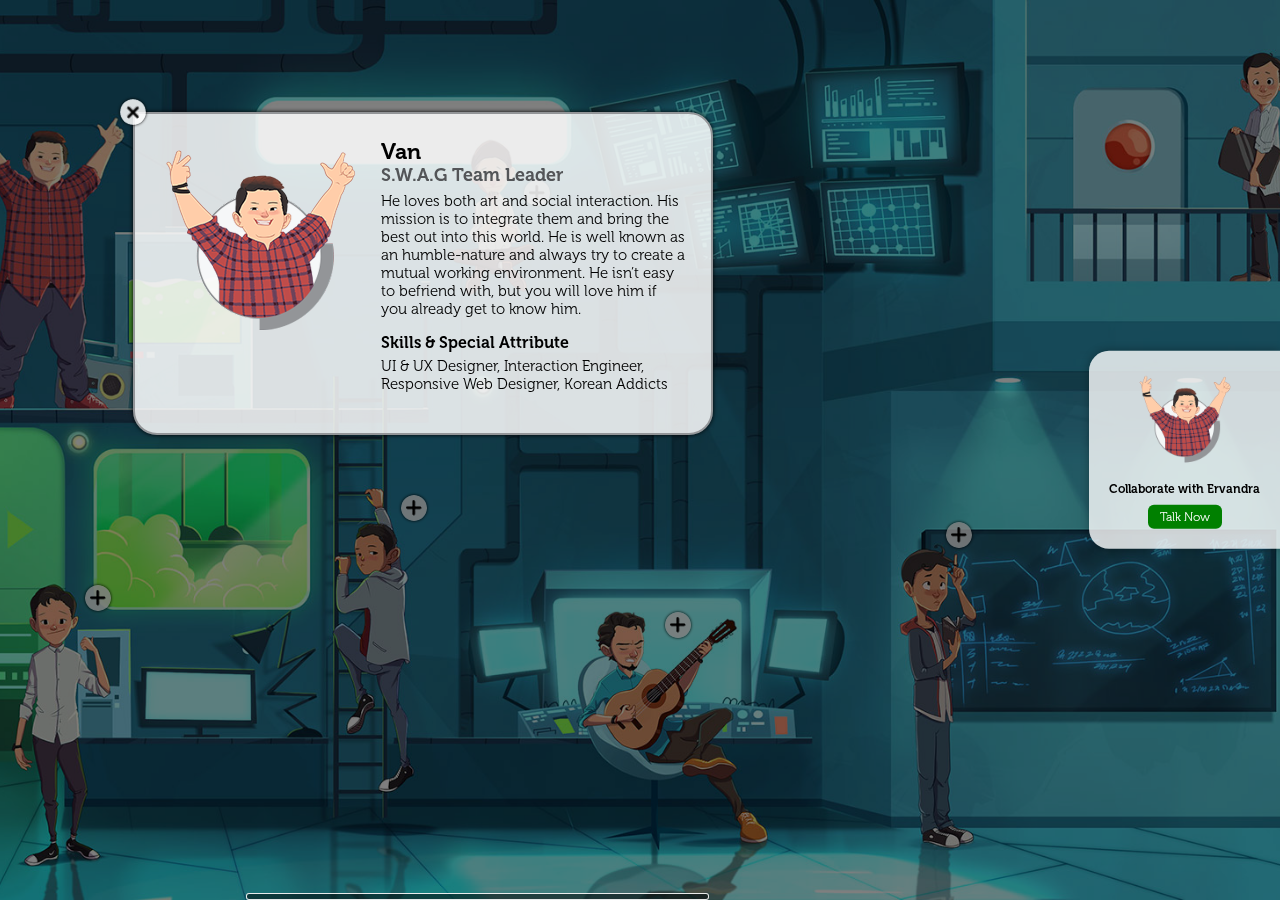
<file: index.html>
<!DOCTYPE html>
<html class=no-js lang=en>

<head>
  <meta charset=utf-8>
  <!-- This site is bring back alive by Ervandra Halim <hi@ervandra.com> -->
  <meta name=viewport content="width=device-width, initial-scale=1.0">
  <title>Dragon Capital Center by Ervandra Halim</title>
  <meta name=title content="Dragon Capital Center | Startup + Fun" />
  <meta name=description
    content="It's a place where creative genius people work, laugh, play and grow together to invent something. Something useful for people and life. Something that couldn't be anywhere else.>">
  <meta name=keywords
    content="dragon,capital,center,startup,dcc,fun,playful,chips,crocket,coco,nano,data,mining, ervandra" />
  <meta name=author content="Dragon Capital Center by Ervandra Halim">
  <link rel=author href=https://plus.google.com/u/0/110270446180309877178>
  <link rel="shortcut icon" sizes="16x16 24x24 32x32 48x48 64x64" href=/img/favicon.ico>
  <link rel=apple-touch-icon sizes=57x57 href=/img/favicon-57.png>
  <link rel=apple-touch-icon-precomposed sizes=57x57 href=/img/favicon-57.png>
  <link rel=apple-touch-icon sizes=72x72 href=/img/favicon-72.png>
  <link rel=apple-touch-icon sizes=114x114 href=/img/favicon-114.png>
  <link rel=apple-touch-icon sizes=120x120 href=/img/favicon-120.png>
  <link rel=apple-touch-icon sizes=144x144 href=/img/favicon-144.png>
  <link rel=apple-touch-icon sizes=152x152 href=/img/favicon-152.png>
  <meta name=application-name content="Dragon Capital Center">
  <meta name=msapplication-TileImage content=/img/favicon-144.png>
  <meta name=msapplication-TileColor content=#06899D>
  <link rel=canonical href="https://dragoncapital.ervandra.com/" />
  <meta property=og:locale content=en_US />
  <meta property=og:type content=website />
  <meta property=og:title content="Dragon Capital Center | Startup + Fun by Ervandra Halim" />
  <meta property=og:description
    content="It's a place where creative genius people work, laugh, play and grow together to invent something. Something useful for people and life. Something that couldn't be anywhere else.> by Ervandra Halim" />
  <meta property=og:image content="https://dragoncapital.ervandra.com/img/dragoners/van.png" />
  <meta property=og:url content="https://dragoncapital.ervandra.com/" />
  <meta property=og:site_name content="Dragon Capital Center by Ervandra Halim" />
  <meta name=twitter:card content="summary_large_image" />
  <meta name=twitter:description
    content="It's a place where creative genius people work, laugh, play and grow together to invent something. Something useful for people and life. Something that couldn't be anywhere else.>" />
  <meta name=twitter:title content="Dragon Capital Center | Startup + Fun" />
  <meta name=twitter:site content="@dragoncapitalid" />
  <meta name=twitter:domain content="dragoncapitalid" />
  <script type=text/javascript src=js/modernizr.js async=async></script>
  <link rel=stylesheet type=text/css href=css/app.min.css>
  <style>
    .credit {
      position: fixed;
      z-index: 9999;
      top: 50%;
      transform: translateY(-50%);
      right: 0;
      padding: 1.25rem;
      text-align: center;
      background: rgba(255, 255, 255, .8);
      font-size: 12px;
      border-radius: 20px 0 0 20px;
      box-shadow: 0 0 8px rgba(0, 0, 0, .3);
    }

    .credit img {
      width: 96px;
      height: 96px;
    }

    .credit h2 {
      font-size: 12px;
    }

    .credit p {
      margin-bottom: .5rem;
    }

    .credit .btn {
      display: inline-block;
      height: 24px;
      line-height: 24px;
      background: green;
      color: #fff;
      padding: 0 .75rem;
      border-radius: 6px;
    }

    .dcc-preloader {
      top: 0;
      right: 0;
      bottom: 0;
      left: 0;
      z-index: 25;
      background-color: #ebebeb;
      position: absolute
    }

    .dcc-preloader .dp-animate {
      width: 250px
    }

    .dcc-preloader .dp-animate,
    .dcc-preloader .dp-container {
      top: 50%;
      left: 50%;
      position: absolute;
      -webkit-transform: translate(-50%, -50%);
      transform: translate(-50%, -50%);
      z-index: 1
    }

    .dcc-preloader .dp-container {
      position: absolute;
      width: 60px
    }

    .dcc-preloader .dp-container .dp-progress {
      height: 70px
    }

    .dcc-preloader .dp-container .dp-progress .dp-logo {
      top: 0;
      position: absolute;
      width: 60px;
      height: 70px;
      z-index: 3
    }

    .dcc-preloader .dp-container .dp-progress .dp-progressback {
      top: 0;
      position: absolute;
      background-color: #b4b4b4;
      width: 60px;
      height: 70px;
      z-index: 2
    }

    .dcc-preloader .dp-container .dp-progress .dp-progressfront {
      bottom: 24px;
      position: absolute;
      background-color: #6bbcff;
      width: 60px;
      z-index: 2
    }

    .dcc-preloader .dp-container .dp-progressval {
      color: #6bbcff;
      font-size: 16px;
      font-weight: 700
    }

    .sub-preloader {
      top: 0;
      right: 0;
      bottom: 0;
      left: 0;
      z-index: 23;
      background: url(img/sub-preloader.gif) center no-repeat #ebebeb;
      position: absolute
    }

    .sub-preloader span {
      top: 50%;
      left: 50%;
      position: absolute;
      -webkit-transform: translate(-50%, -50%);
      transform: translate(-50%, -50%);
      color: #6bbcff
    }
  </style>
</head>

<body class="home van" data-state=0 data-page="6" data-page-state="van">
  <div class=dcc-preloader>
    <div class=dp-animate><img src=img/preload.gif alt=Preload width=250 height=250></div>
    <div class=dp-container>
      <div class=dp-progress>
        <div class=dp-progressback></div>
        <div class=dp-progressfront></div>
        <div class=dp-logo><img src=img/logo-preload.png alt=Preload width=193 height=234></div>
      </div>
      <div class="dp-progressval text-center">0%</div>
    </div>
  </div>
  <header id=header>
    <div class=mobile-toggle><a href=#menu class=menu-button><span class=lines></span></a></div>
    <div class=logo><a href=https://dragoncapital.ervandra.com/ title="Dragon Capital Center"><img src=img/logo.png
          alt="Dragon Capital Center" width=66 height=98></a></div>
    <div class=mainmenu>
      <div class=menu-toggle><a href=#menu class=menu-button><span class=lines></span></a></div>
      <div class=menu-items>
        <div class="top-nav home">
          <ul class=clearfix>
            <li class=f5><a href=/rooftop data-page=5 data-max=10 data-value=1><span class=disabled></span><span
                  class=enabled></span><span class=text>Rooftop</span></a></li>
            <li class=f6><a href=/career data-page=6 data-max=10 data-value=1><span class=disabled></span><span
                  class=enabled></span><span class=text>Career</span></a></li>
            <li class="full f4"><a href=/eyes data-page=4 data-max=10 data-value=2><span class=disabled></span><span
                  class=enabled></span><span class=text>Dragon's Eyes</span></a></li>
            <li class="full f3"><a href=/hearts data-page=3 data-max=10 data-value=5><span class=disabled></span><span
                  class=enabled></span><span class=text>Dragon's Heart</span></a></li>
            <li class="full f2"><a href=/brains data-page=2 data-max=10 data-value=9><span class=disabled></span><span
                  class=enabled></span><span class=text>Dragon's Brain</span></a></li>
            <li class=f1><a href=/about data-page=1 data-max=10 data-value=9><span class=disabled></span><span
                  class=enabled></span><span class=text>Lobby</span></a></li>
          </ul>
        </div>
        <div class=dcc-socials>
          <h4>Connect with us</h4>
          <ul>
            <li><a href=https://www.facebook.com/ervandracom target=_blank title="Follow us on Facebook"><span
                  class="fa fa-facebook"></span></a></li>
            <li><a href=https://twitter.com/ervandracom target=_blank title="Follow us on Twitter"><span
                  class="fa fa-twitter"></span></a></li>
            <li><a href=https://www.youtube.com/c/ervandra target=_blank title="Follow us on Youtube"><span
                  class="fa fa-youtube-play"></span></a></li>
            <li><a href=https://www.linkedin.com/in/ervandra target=_blank title="Follow us on Linked In"><span
                  class="fa fa-linkedin"></span></a></li>
          </ul>
          <div class=copyright>&copy;2015-2020 Dragon Capital Center by Ervandra Halim.<br>All Rights Reserved.</div>
        </div>
      </div>
    </div>
  </header>
  <section id=content>
    <div class=dcc-page id=dcc-intro>
      <div id=dcc-home>
        <div class=dcc-building>
          <div class=dragon-building><img data-src=img/dcc-building.jpg data-hq=dcc-building-hq.jpg
              data-medium=img/dcc-building-1440.jpg data-tablet=img/dcc-building-1024.jpg
              data-mobile=img/dcc-building-640.jpg alt="Dragon Building" class=bg-lq width=2000 height=3295></div>
          <div class=dcc-plank>
            <a href=/about class=start-now>
              <span class=off><img src=img/start-a.jpg alt="Click To Play" width=383 height=263></span>
              <span class=on><img src=img/start-b.jpg alt="Click To Play" width=383 height=263></span>
              <span class=on2x><img src=img/start-c.jpg alt="Click To Play" width=383 height=263></span>
            </a>
          </div>
        </div>
        <div class=predcc-zeppelin style=display:none>
          <div class=front-zeppelin>
            <div class=zep-img><img src=img/zeppelin.png alt=Zeppelin width=500 height=202></div>
            <div class=zep-led><a href=https://www.ervandra.com/ title="Creator of this site"><span
                  class=monitor></span></a></div>
          </div>
          <div class=back-zeppelin>
            <img src=img/back-zeppelin.png alt=Zeppelin width=200 height=143>
          </div>
        </div>
      </div>
    </div>
    <div id=dcc-content>
      <div class=dcc-container>
        <div class=dcc-page>
          <div class=sub-preloader id=preload-outspace><span>50%</span></div>
          <div class=dcc-non-drag id=dcc-outspace data-src=img/outspace.jpg data-hq=img/outspace-hq.jpg
            data-medium=img/outspace-800.jpg data-tablet=img/outspace-600.jpg data-mobile=img/outspace-400.jpg>
            <div id=slick-nav-container></div>
            <div class=non-drag>
              <div class=drag-content>
                <div id=planet-scene>
                  <div class=layer data-depth=0.40>
                    <div id=dcc-space class=dcc-career>
                      <div class="dcc-planet planet-dev">
                        <div class=planet-bg><img src=img/planet-developer.png alt=Developer width=744 height=744></div>
                        <div class=planet-content>
                          <div class="dragon-hiring dragon-algorithm-engineer">
                            <a href=/algorithm-engineer data-dragon-id=dragon-algorithm>Algorithm Engineers</a>
                            <div id=dragon-algorithm class=reveal>
                              <div class=hiring-content>
                                <h3>Algorithm Engineers</h3>
                                <p>You focus on the design, analysis, implementation, optimization, profiling and
                                  experimental evaluation of computer algorithms, bridging the gap between algorithm
                                  theory and practical applications of algorithms in software engineering.</p>
                                <p>You work in line with our front end - back end developers, search engineers, data
                                  scientist and psychologicalists.</p>
                                <h6>Requirement</h6>
                                <p>Mathematics freak | Orthodox | Full Stack | Genius</p>
                              </div>
                              <div class=hiring-footer>
                                <p>Send your CV and resume to: <strong><a
                                      href=mailto:hire@ervandra.com>hire@ervandra.com</a></strong></p>
                              </div>
                            </div>
                          </div>
                          <div class="dragon-hiring dragon-ios-developer">
                            <a href=/ios-developer data-dragon-id=dragon-ios-developer>IOS Developer</a>
                            <div id=dragon-ios-developer class=reveal>
                              <div class=hiring-content>
                                <h3>IOS Programmer</h3>
                                <p>If you are an apple geek, then you might be the one we want to hire. Needless to say,
                                  we assume you already know what you are doing. It is a religion, it is a way of life,
                                  IOS programmers dedicate their life in achieving the best way to build apple apps so
                                  that human races can enjoy Job's legacy.</p>
                                <p>You must aware of the new technology around Cupertino, all the time. Your passion to
                                  learn is as much as big as your passion to share with others.</p>
                                <h6>Requirement</h6>
                                <p>Max.35 yrs old | Cocoa &amp; Cocoa Touch | Xcode | Swift | Willing to share and learn
                                  | Idealistic and conceptive</p>
                              </div>
                              <div class=hiring-footer>
                                <p>Send your CV and resume to: <strong><a
                                      href=mailto:hire@ervandra.com>hire@ervandra.com</a></strong></p>
                              </div>
                            </div>
                          </div>
                          <div class="dragon-hiring dragon-android-developer">
                            <a href=/android-developer data-dragon-id=dragon-android-developer>Android Developer</a>
                            <div id=dragon-android-developer class=reveal>
                              <div class=hiring-content>
                                <h3>Android Developer</h3>
                                <p>Talking android, you must have a clear idea of how Android is evolving through
                                  different versions. We at DCC believe that Android is first created to make life
                                  simple. Therefore becoming an Android Programmer is not only making synchronization
                                  with the web layout but also building a better one.</p>
                                <p>We are looking people who can make powerful applications that can change people's
                                  life and can see the world from a different perspective.</p>
                                <h6>Requirement</h6>
                                <p>Max.35 yrs old | Android NDK | Android ADT | Eclipse IDE | Willing to share and learn
                                  | Idealistic and conceptive</p>
                              </div>
                              <div class=hiring-footer>
                                <p>Send your CV and resume to: <strong><a
                                      href=mailto:hire@ervandra.com>hire@ervandra.com</a></strong></p>
                              </div>
                            </div>
                          </div>
                          <div class="dragon-hiring dragon-devops">
                            <a href=/devops data-dragon-id=dragon-devops>DevOps</a>
                            <div id=dragon-devops class=reveal>
                              <div class=hiring-content>
                                <h3>Developer Operational</h3>
                                <p>As the guardian angel, of every technical problem. Capable of creating a reliable
                                  operation of computer systems.</p>
                                <p>You have to ensure the security, performance, resources, and the specification meet
                                  the needs of the users.</p>
                                <h6>Requirement</h6>
                                <p>Max 35 years old | Familiar with Cloud Computing</p>
                              </div>
                              <div class=hiring-footer>
                                <p>Send your CV and resume to: <strong><a
                                      href=mailto:hire@ervandra.com>hire@ervandra.com</a></strong></p>
                              </div>
                            </div>
                          </div>
                          <div class="dragon-hiring dragon-ux-engineer">
                            <a href=/ux-engineer data-dragon-id=dragon-ux-engineers>UX Engineers</a>
                            <div id=dragon-ux-engineers class=reveal>
                              <div class=hiring-content>
                                <h3>UX Engineers</h3>
                                <p>You will work in line with Researchers and Designers to define and deliver new
                                  features, test new concepts and assist in final implementation. Details are critical
                                  as you iterate on complex interactions, animations and pixel-perfect visual designs.
                                </p>
                                <p>The happiness of users is your satisfaction.</p>
                                <h6>Requirement</h6>
                                <p>Max 35 years old | Familiar with development on websites and mobile platforms</p>
                              </div>
                              <div class=hiring-footer>
                                <p>Send your CV and resume to: <strong><a
                                      href=mailto:hire@ervandra.com>hire@ervandra.com</a></strong></p>
                              </div>
                            </div>
                          </div>
                          <div class="dragon-hiring dragon-data-scientist">
                            <a href=/data-scientist data-dragon-id=dragon-data-scientists>Data Scientists</a>
                            <div id=dragon-data-scientists class=reveal>
                              <div class=hiring-content>
                                <h3>Data Scientists</h3>
                                <p>Have faith in analytics, computer science and applications, modeling, statistics, and
                                  math. Posses strong ability to communicate findings to business divisions and
                                  developer team, pick the right problems that have the most value.</p>
                                <p>You are part an analyst and part an artist. Can look data from many different angles;
                                  determine what it means, then recommend ways to apply the data.</p>
                                <h6>Requirement</h6>
                                <p>Big Data | Small Data | Meta Data | Micro Data | Nano Data</p>
                              </div>
                              <div class=hiring-footer>
                                <p>Send your CV and resume to: <strong><a
                                      href=mailto:hire@ervandra.com>hire@ervandra.com</a></strong></p>
                              </div>
                            </div>
                          </div>
                          <div class="dragon-hiring dragon-backend-developer">
                            <a href=/backend-developer data-dragon-id=dragon-backend-developer>Back End Developer</a>
                            <div id=dragon-backend-developer class=reveal>
                              <div class=hiring-content>
                                <h3>Back End Developer</h3>
                                <p>You primarily develop and maintain the core functional logic and operations of a
                                  software or information system. The key job is to ensure that the data or services
                                  requested by the front-end system or software are delivered through programmatic
                                  means.</p>
                                <p>Experienced in building search engine, social media, online media, portal news,
                                  e-commerce, etc. A master on algorithm query of search engine and database.</p>
                                <h6>Requirement</h6>
                                <p>Max.35 yrs old | Laravel framework | NodeJs | PHP | Aware of new programming language
                                  | Willing to share as a team</p>
                              </div>
                              <div class=hiring-footer>
                                <p>Send your CV and resume to: <strong><a
                                      href=mailto:hire@ervandra.com>hire@ervandra.com</a></strong></p>
                              </div>
                            </div>
                          </div>
                          <div class="dragon-hiring dragon-frontend-developer">
                            <a href=/frontend-developer data-dragon-id=dragon-frontend-developer>Front End Developer</a>
                            <div id=dragon-frontend-developer class=reveal>
                              <div class=hiring-content>
                                <h3>Front End Developer</h3>
                                <p>Understanding of layout aesthetics and a rigor for programming are prerequisites in
                                  the front-end web developer job description. have a depth knowledge of web
                                  technologies gained from research and professional experience.</p>
                                <p>In addition, understanding of the entire web development process with some back-end
                                  knowledge and experience on adaptive, responsive or hybrid design.</p>
                                <h6>Requirement</h6>
                                <p>Max.35 yrs old | HTML5 | CSS3 | Javascript | UI &amp; UX | Adobe skills</p>
                              </div>
                              <div class=hiring-footer>
                                <p>Send your CV and resume to: <strong><a
                                      href=mailto:hire@ervandra.com>hire@ervandra.com</a></strong></p>
                              </div>
                            </div>
                          </div>
                          <div class="dragon-hiring dragon-search-engineer">
                            <a href=/search-engineer data-dragon-id=dragon-search-engineers>Search Engineers</a>
                            <div id=dragon-search-engineers class=reveal>
                              <div class=hiring-content>
                                <h3>Search Engineers</h3>
                                <p>Build scalable and distributed search system: content extraction, indexing and query
                                  interfaces.</p>
                                <p>Work with complex data structure and apply out of the box thinking to propose
                                  creative ways to extract most out of data with various degree of quality. You
                                  contribute to the design and architecture of the project.</p>
                                <h6>Requirement</h6>
                                <p>NodeJS | PHP | Laravel Framework| Java | C++ | Elastic Search</p>
                              </div>
                              <div class=hiring-footer>
                                <p>Send your CV and resume to: <strong><a
                                      href=mailto:hire@ervandra.com>hire@ervandra.com</a></strong></p>
                              </div>
                            </div>
                          </div>
                        </div>
                      </div>
                      <div class="dcc-planet planet-creative">
                        <div class=planet-bg><img src=img/planet-creative.png alt=Creative width=550 height=661></div>
                        <div class=planet-content>
                          <div class="dragon-hiring dragon-2d-animator">
                            <a href=/2d-animator data-dragon-id=dragon-2d-animator>2D Animator</a>
                            <div id=dragon-2d-animator class=reveal>
                              <div class=hiring-content>
                                <h3>2D Animator</h3>
                                <p>You would have strong teamwork skills the ability to follow direction and work hands
                                  on with our Art Director. Slice assets for the Engineering team. Work closely with the
                                  Art team for any user interface art needs.</p>
                                <p>Effectively communicate conceptual ideas and detailed designs both verbally and
                                  visually. Good professional graphic design skills including illustration, animation
                                  and computer graphic design.</p>
                                <h6>Requirement</h6>
                                <p>After Effects | Photoshop | Flash | Intuos Pro</p>
                              </div>
                              <div class=hiring-footer>
                                <p>Send your CV and resume to: <strong><a
                                      href=mailto:hire@ervandra.com>hire@ervandra.com</a></strong></p>
                              </div>
                            </div>
                          </div>
                          <div class="dragon-hiring dragon-copywriter">
                            <a href=/copywriter data-dragon-id=dragon-copywriter>Copywriter</a>
                            <div id=dragon-copywriter class=reveal>
                              <div class=hiring-content>
                                <h3>Copywriter</h3>
                                <p>Eat. Sleep. Type. Repeat. You love to find and write contents knowing the contents
                                  you type will change many people''s life. Yes correct, life changer. You can fill in
                                  our sites with great contents and passion, you are the dictionary and wikipedia God of
                                  the universe.</p>
                                <p>You know bahasa Indonesia well while English and Mandarin will also be a great
                                  advantage.</p>
                                <h6>Requirement</h6>
                                <p>Max.30 years old | Awfully Creative Person | A Master of Plots | Target Oriented</p>
                              </div>
                              <div class=hiring-footer>
                                <p>Send your CV and resume to: <strong><a
                                      href=mailto:hire@ervandra.com>hire@ervandra.com</a></strong></p>
                              </div>
                            </div>
                          </div>
                          <div class="dragon-hiring dragon-administrator">
                            <a href=/administrator data-dragon-id=dragon-administrator>Administrator</a>
                            <div id=dragon-administrator class=reveal>
                              <div class=hiring-content>
                                <h3>Administrator</h3>
                                <p>Part of the job is to administer and moderate all the little things at our website
                                  and app. You decide who win, lose or draw. You decide which is right, which is wrong
                                  and which is which.</p>
                                <p>You are the judge when things can really become pre-judgemental and need a
                                  life-saving decision making. We don't want you to play God, but in some cases you are.
                                </p>
                                <h6>Requirement</h6>
                                <p>Max.30 years old | Internet Savvy</p>
                              </div>
                              <div class=hiring-footer>
                                <p>Send your CV and resume to: <strong><a
                                      href=mailto:hire@ervandra.com>hire@ervandra.com</a></strong></p>
                              </div>
                            </div>
                          </div>
                          <div class="dragon-hiring dragon-art-director">
                            <a href=/art-director data-dragon-id=dragon-art-director>Art Director</a>
                            <div id=dragon-art-director class=reveal>
                              <div class=hiring-content>
                                <h3>Art Director</h3>
                                <p>You will in charge of the overall visual appearance aesthetically and how it
                                  communicates visually. As a creative, you also have to use your strong vision of art
                                  to develop a great concept on all platforms.</p>
                                <p>You are the art itself.</p>
                                <h6>Requirement</h6>
                                <p>Max 40 years old | Creative Thinker | A Master of Digital Illustration | Never Give
                                  Up on Things</p>
                              </div>
                              <div class=hiring-footer>
                                <p>Send your CV and resume to: <strong><a
                                      href=mailto:hire@ervandra.com>hire@ervandra.com</a></strong></p>
                              </div>
                            </div>
                          </div>
                          <div class="dragon-hiring dragon-ui-ux-designer">
                            <a href=/ui-ux-designer data-dragon-id=dragon-ui-ux-designer>UI/UX Designer</a>
                            <div id=dragon-ui-ux-designer class=reveal>
                              <div class=hiring-content>
                                <h3>UI/UX Designer</h3>
                                <p>Your main task will be to architect structured sets of views for data-driven
                                  applications. You will also be part of the Design Team tasked with
                                  eliciting/synthesizing requirements from users and wireframes that can then be
                                  implemented by the in-house Dev Team.</p>
                                <p>We rely on you to design the apps interface that is user-friendly, interactive,
                                  applicable, and easy-to-use.</p>
                                <h6>Requirement</h6>
                                <p>Max.35 yrs old | Android &amp; IOS | Adobe skills</p>
                              </div>
                              <div class=hiring-footer>
                                <p>Send your CV and resume to: <strong><a
                                      href=mailto:hire@ervandra.com>hire@ervandra.com</a></strong></p>
                              </div>
                            </div>
                          </div>
                        </div>
                      </div>
                      <div class="dcc-planet planet-illustrator">
                        <div class=planet-bg><img src=img/planet-illustrator.png alt=Illustrator width=432 height=528>
                        </div>
                        <div class=planet-content>
                          <div class="dragon-hiring dragon-vector-illustrator">
                            <a href=/vector-illustrator data-dragon-id=dragon-vector-illustrator>Vector Illustrator</a>
                            <div id=dragon-vector-illustrator class=reveal>
                              <div class=hiring-content>
                                <h3>Vector Artist</h3>
                                <p>There are many kind of Illustration technique in this world, which have different
                                  meaning. You must be able to create stunning vector artwork, fun and user-friendly.
                                  You will be part of the illustrator team.</p>
                                <p>We look for people who have vector drawing skill, the juicy idea, cooperate with a
                                  team, and friendly.</p>
                                <h6>Requirement</h6>
                                <p>Max. 35 years old | Great Wacom Skill | Communicative | Creative &amp; Fun</p>
                              </div>
                              <div class=hiring-footer>
                                <p>Send your CV and resume to: <strong><a
                                      href=mailto:hire@ervandra.com>hire@ervandra.com</a></strong></p>
                              </div>
                            </div>
                          </div>
                          <div class="dragon-hiring dragon-2d-illustrator">
                            <a href=/2d-illustrator data-dragon-id=dragon-2d-illustrator>2D Illustrator</a>
                            <div id=dragon-2d-illustrator class=reveal>
                              <div class=hiring-content>
                                <h3>Digital Illustrator</h3>
                                <p>Imagination is abstract and unlimited. Through illustration, all dreams and
                                  imaginations become true. You should be able to deliver the message with your artwork.
                                  You're not alone, you can meet fellow illustrator who share the same passion.</p>
                                <p>We look for people who are ridiculously creative, imaginative, have distinguished
                                  drawing skill, and willing to work as a team.</p>
                                <h6>Requirement</h6>
                                <p>Max. 35 years old | Great Wacom Skill | Great sense of Humour | Creative &amp; Fun
                                </p>
                              </div>
                              <div class=hiring-footer>
                                <p>Send your CV and resume to: <strong><a
                                      href=mailto:hire@ervandra.com>hire@ervandra.com</a></strong></p>
                              </div>
                            </div>
                          </div>
                          <div class="dragon-hiring dragon-3d-illustrator">
                            <a href=/3d-illustrator data-dragon-id=dragon-3d-illustrator>3D Illustrator</a>
                            <div id=dragon-3d-illustrator class=reveal>
                              <div class=hiring-content>
                                <h3>3D Artist</h3>
                                <p>If you like to create an object from different perspective in digital world, then you
                                  might be the one we want to hire. You must be able to build 3D characters and
                                  environments that are based on the concept art. Create the models' surfaces or skins,
                                  paint, wrap 2D textures, and lighting on a digital frame.</p>
                                <p>Don't be afraid to explore your skill or execute great idea into your artwork. You
                                  can discover something new for the very first time and share with others who have same
                                  passion with you.</p>
                                <h6>Requirement</h6>
                                <p>Max. 35 years old | 3D Max/ Maya | Cinema 4D also be a great advantage | Good at
                                  texturing | Innovative</p>
                              </div>
                              <div class=hiring-footer>
                                <p>Send your CV and resume to: <strong><a
                                      href=mailto:hire@ervandra.com>hire@ervandra.com</a></strong></p>
                              </div>
                            </div>
                          </div>
                        </div>
                      </div>
                    </div>
                  </div>
                </div>
              </div>
            </div>
          </div>
        </div>
        <div class=sky-separator></div>
        <div class=dcc-page>
          <div class=sub-preloader id=preload-rooftop><span>50%</span></div>
          <div class=dcc-non-drag id=dcc-rooftop data-src=img/rooftop.jpg data-hq=img/rooftop-hq.jpg
            data-medium=img/rooftop-800.jpg data-tablet=img/rooftop-600.jpg data-mobile=img/rooftop-400.jpg>
            <div class=non-drag>
              <div class=drag-content>
                <div class=rooftop-content>
                  <p><span class=launcher-content></span></p>
                </div>
                <div class=rocket-holder>
                  <div class=rocket>
                    <div class=rocket-body><img src=img/rocket.png alt=Rocket width=200 height=640></div>
                    <div class=rocket-fire>
                      <div class=fire-animation></div>
                    </div>
                    <div class=rocket-smoke>
                      <div class=smoke-animation></div>
                    </div>
                    <a href=/career class="btn-launch rippling"><span><img src=img/launch-button.png alt="Launch Now"
                          width=102 height=102></span></a>
                  </div>
                </div>
              </div>
            </div>
          </div>
        </div>
        <div class=floor-separator></div>
        <div class=dcc-page>
          <div class=sub-preloader id=preload-illustrator><span>50%</span></div>
          <div class=dcc-draggable id=dcc-illustrator>
            <div class="draggables draggable-wide">
              <div class=drag-background><img data-src=img/illustrator.jpg data-hq=img/illustrator-hq.jpg
                  data-medium=img/illustrator-800.jpg data-tablet=img/illustrator-600.jpg
                  data-mobile=img/illustrator-400.jpg alt=Illustrator class=bg-lq width=4000 height=1024></div>
              <div class=drag-content>
                <div class="mascot-holder mascot-bebek">
                  <div class=mascot></div>
                </div>
                <div class="team-content team-illustrator">
                  <div class="dragon dragon-chips">
                    <a href=/chips class=dragon-btn></a>
                    <div class="popup-content open-top-left">
                      <div class="dragon-img dcc-chips"></div>
                      <div class=details>
                        <h4>Chips</h4>
                        <h5>D’Brainious</h5>
                        <p>Duck with banana.. That's it.... We’ll tell you later about his background. Genius, arrogant
                          and always have an evil plans to make people get away from him. He expresses his ingenuity by
                          making an advance tools to support all the plans he made. With all those advantages, Chips
                          still need one thing to overcome the luck he doesn’t have.</p>
                        <h6>Skills &amp; Special Attribute</h6>
                        <p>Rarest Species, Lack Luck Duck, Genius</p>
                      </div>
                    </div>
                  </div>
                  <div class="dragon dragon-aji">
                    <a href=/aji class=dragon-btn></a>
                    <div class="popup-content open-top-right">
                      <div class="dragon-img dcc-aji"></div>
                      <div class=details>
                        <h4>Aji</h4>
                        <h5>Urban Artist</h5>
                        <p>He has been around the art field for years and does not have any intention to leave. He has
                          his own touch in his artworks; urban-style. He likes to explore creating art on various media
                          like mural, sculpting, carpentry, etc.</p>
                        <h6>Skills &amp; Special Attribute</h6>
                        <p>Metalhead, Softhearted, Cat Lover, Smoke Bender, Gloomy Artist</p>
                      </div>
                    </div>
                  </div>
                  <div class="dragon dragon-beny">
                    <a href=/beny class=dragon-btn></a>
                    <div class="popup-content open-bottom-right">
                      <div class="dragon-img dcc-beny"></div>
                      <div class=details>
                        <h4>Beny</h4>
                        <h5>Hardboiled Dreamer</h5>
                        <p>A boy who turns the world of scribbles and doodles into his profession because he loves it so
                          much. From illustration to comic, anything related to drawing, he'll do it. An Action Figure
                          Collector and Video Games nerd. Also, a Movie, Comic, Novel, Anime, Tokusatsu, Superhero, and
                          Sci-fi maniac.</p>
                        <h6>Skills &amp; Special Attribute</h6>
                        <p>Ally of Justice, Cyborg Creator, Burning Fingers</p>
                      </div>
                    </div>
                  </div>
                  <div class="dragon dragon-hana">
                    <a href=/hana class=dragon-btn></a>
                    <div class="popup-content open-bottom-right">
                      <div class="dragon-img dcc-hana"></div>
                      <div class=details>
                        <h4>Hana</h4>
                        <h5>Alpha Female</h5>
                        <p>A self-taught artist, illustrator, character designer, animation enthusiast, and a huge
                          admirer of Walt Disney's movies. She was a drawing geek in her early childhood, with
                          sketchbook and pen always in her hand, and forever on her journey to be a better artist. She
                          studies theology and has interest in Philosophy. She spends her spare time drawing and
                          doodling.</p>
                        <h6>Skills &amp; Special Attribute</h6>
                        <p>Drawing, Critical thinking</p>
                      </div>
                    </div>
                  </div>
                  <div class="dragon dragon-mizan">
                    <a href=/mizan class=dragon-btn></a>
                    <div class="popup-content open-top-right">
                      <div class="dragon-img dcc-mizan"></div>
                      <div class=details>
                        <h4>Mizan</h4>
                        <h5>General Secretary of Interface</h5>
                        <p>Originated from West Sumatra, he came to DCC and joined the team with hope for new adventure.
                          He is the perfect guy to talk about branding and business with. He hopped into creative field
                          as a photographer, freelancer, and graphic designer.</p>
                        <h6>Skills &amp; Special Attribute</h6>
                        <p>Idea Source, Psychology Enthusiast, Run Lover</p>
                      </div>
                    </div>
                  </div>
                  <div class="dragon dragon-arie">
                    <a href=/arie class=dragon-btn></a>
                    <div class="popup-content open-top-left">
                      <div class="dragon-img dcc-arie"></div>
                      <div class=details>
                        <h4>Arie</h4>
                        <h5>Double Agent CIA &amp; KGB</h5>
                        <p>He is a mixed-blood, but not a blue blood (unfortunately). All we can say about him is, he
                          loves to be part of this team. He is a fan of anything Japanese, most particular, manga and
                          anime. He is a passionate ping-pong champion amongst the team, loves music, and his wife and
                          child.</p>
                        <h6>Skills &amp; Special Attribute</h6>
                        <p>Sensitive with Color, Photo Retouch, Digital Imaging, Profound at Ping-Pong and Sociable</p>
                      </div>
                    </div>
                  </div>
                  <div class="dragon dragon-kun">
                    <a href=/kun class=dragon-btn></a>
                    <div class="popup-content open-bottom-left">
                      <div class="dragon-img dcc-kun"></div>
                      <div class=details>
                        <h4>Kuncoro</h4>
                        <h5>Angel of Interface</h5>
                        <p>His favorite subject in high school was art class. He then started off from there to get in
                          design world. And now, he happily ended up here with us. To do design is his passion so far,
                          no intention of moving on.</p>
                        <h6>Skills &amp; Special Attribute</h6>
                        <p>Quick Learner, Dream Chaser, Food Lover</p>
                      </div>
                    </div>
                  </div>
                  <div class="dragon dragon-frans">
                    <a href=/frans class=dragon-btn></a>
                    <div class="popup-content open-top-right">
                      <div class="dragon-img dcc-frans"></div>
                      <div class=details>
                        <h4>Frans</h4>
                        <h5>Dr. Frankenstein</h5>
                        <p>Design has changed his life and he is now a part of our team. Starting his career at DCC has
                          grown his interest in printing field and digital design to give visual communication solution.
                          A street-food lover, especially ci cong fan, sports-game player, and Korean variety shows
                          enthusiast. His dream is to spread his vibe to people around the world.</p>
                        <h6>Skills &amp; Special Attribute</h6>
                        <p>Natural Vibrator, Basic Ping-Pong Skill, Pinkie Toe Clapper</p>
                      </div>
                    </div>
                  </div>
                  <div class="dragon dragon-mogri">
                    <a href=/mogri class=dragon-btn></a>
                    <div class="popup-content open-top-left">
                      <div class="dragon-img dcc-mogri"></div>
                      <div class=details>
                        <h4>Mogri</h4>
                        <h5>Doodle King</h5>
                        <p>Here is the one who gets to be asked to draw all the time. He draws funny, silly and
                          brainless things (just like the artist, lol!). This hobby of his becomes his occupation. A
                          passionate lover of 'kupang lontong' and 'tahu campur'. An art-book hoarder.</p>
                        <h6>Skills &amp; Special Attribute</h6>
                        <p>Super Duper Ultra Mega Hyper Ultimate Digestive Organs, Pro Karaoke Singer</p>
                      </div>
                    </div>
                  </div>
                  <div class="dragon dragon-dike">
                    <a href=/dike class=dragon-btn></a>
                    <div class="popup-content open-top-left">
                      <div class="dragon-img dcc-dike"></div>
                      <div class=details>
                        <h4>Dike</h4>
                        <h5>Prince of Marvel</h5>
                        <p>A fabulous person in DCC. He has a passion to draw since in his mother's womb, and is
                          striving to expand his skill. Having so many dreams sure is fun and challenging, but his
                          number one on the list is to be a notable, inspirational figure, like Sir Walt Disney. He is
                          very fond of The Beatles, Bee Gees, and 90's movies.</p>
                        <h6>Skills &amp; Special Attribute</h6>
                        <p>Intergalactic Worker, Anatomist, Fabulous Hair</p>
                      </div>
                    </div>
                  </div>
                  <div class="dragon dragon-acai">
                    <a href=/acai class=dragon-btn></a>
                    <div class="popup-content open-top-left">
                      <div class="dragon-img dcc-acai"></div>
                      <div class=details>
                        <h4>Acai</h4>
                        <h5>The Highlander</h5>
                        <p>The senior amongst the team is 'Acai'. He is the most advanced in experience and age, having
                          been in creative industry for over 17 years. He is one of the most beloved team members for
                          his humility and smiles all around the clock.</p>
                        <h6>Skills &amp; Special Attribute</h6>
                        <p>Vector Expert, Ability in Lay Outing, Digital Imaging</p>
                      </div>
                    </div>
                  </div>
                  <div class="dragon dragon-jesslyn">
                    <a href=/jesslyn class=dragon-btn></a>
                    <div class="popup-content open-top-left">
                      <div class="dragon-img dcc-jesslyn"></div>
                      <div class=details>
                        <h4>Jesslyn</h4>
                        <h5>The Keeper of Wonderland</h5>
                        <p>With an (peculiarly..) IT background, Jesslyn didn't stop dreaming to become a professional
                          illustrator one day. She plays Beethoven, Bach, Mozart and their friends. She is a patient
                          piano teacher to little kiddos, and one of her roles in Dragon is to bring smiles, joy, and
                          rainbows.</p>
                        <h6>Skills &amp; Special Attribute</h6>
                        <p>Ping-Pong Player, Draw Cute Things, Super Friendly</p>
                      </div>
                    </div>
                  </div>
                  <div class="dragon dragon-iqbal">
                    <a href=/iqbal class=dragon-btn></a>
                    <div class="popup-content open-top-left">
                      <div class="dragon-img dcc-iqbal"></div>
                      <div class=details>
                        <h4>Iqbal</h4>
                        <h5>Emperor of RGB</h5>
                        <p>He is passionate in drawing since he was a boy. He has experience working in animation
                          studios. Other from drawing, he loves music and basketball. Happily married, with one wife and
                          one child.</p>
                        <h6>Skills &amp; Special Attribute</h6>
                        <p>Music Hero, Environment Master</p>
                      </div>
                    </div>
                  </div>
                  <div class="dragon dragon-fano">
                    <a href=/fano class=dragon-btn></a>
                    <div class="popup-content open-top-left">
                      <div class="dragon-img dcc-fano"></div>
                      <div class=details>
                        <h4>Fano</h4>
                        <h5>Chief Experience Officer</h5>
                        <p>A guy who loves challenges and dislikes monotonous routine, which is why he chose his career
                          in start-up company. His long time passion in physic, math, logic and psychology nurtured him
                          well to face problems which involve attention to details and logic. He is a problem solver who
                          loves to meet new people.</p>
                        <h6>Skills &amp; Special Attribute</h6>
                        <p>User Centered Design, Data Collecting, Wireframe Designing, User Interview</p>
                      </div>
                    </div>
                  </div>
                  <div class=dragon-bg></div>
                </div>
              </div>
            </div>
            <div class="drag-nav drag-nav-illustrator">
              <div class="drag-prev draggie"><span class="fa fa-angle-left"></span></div>
              <div class="drag-next draggie"><span class="fa fa-angle-right"></span></div>
            </div>
          </div>
        </div>
        <div class=floor-separator></div>
        <div class=dcc-page>
          <div class=sub-preloader id=preload-creative><span>50%</span></div>
          <div class=dcc-draggable id=dcc-creative>
            <div class="draggables draggable-wide">
              <div class=drag-background><img data-src=img/creative.jpg data-hq=img/creative-hq.jpg
                  data-medium=img/creative-800.jpg data-tablet=img/creative-600.jpg data-mobile=img/creative-400.jpg
                  alt=Creative class=bg-lq width=4000 height=1024></div>
              <div class=drag-content>
                <div class="mascot-holder mascot-bear">
                  <div class=mascot></div>
                </div>
                <div class="team-content team-creative">
                  <div class="dragon dragon-coco">
                    <a href=/coco class=dragon-btn></a>
                    <div class="popup-content open-top-left">
                      <div class="dragon-img dcc-coco"></div>
                      <div class=details>
                        <h4>Coco</h4>
                        <h5>The Shoppingticated</h5>
                        <p>Coco is a lovely, cheerful and shopaholic bear who came from a wealthy family. Raised in an
                          urban environment makes Coco aware about style and fashions. Coco is an independent girl, she
                          doesn’t get a lot of money from her parents, so she works as an actress to fulfill her desire
                          to shop.</p>
                        <h6>Skills &amp; Special Attribute</h6>
                        <p>Talkative, Friendly, Attention Seeker, Magical Purse</p>
                      </div>
                    </div>
                  </div>
                  <div class="dragon dragon-rajiv">
                    <a href=/rajiv class=dragon-btn></a>
                    <div class="popup-content open-top-right">
                      <div class="dragon-img dcc-rajiv"></div>
                      <div class=details>
                        <h4>Rajiv</h4>
                        <h5>Digital Vampire</h5>
                        <p>An architect of strategy at DCC. He isn’t an ordinary digital marketing strategist. To find a
                          good strategy isn't a problem for him, because he loves challenges. His passion is still to be
                          a classy propaganda initiator.</p>
                        <h6>Skills &amp; Special Attribute</h6>
                        <p>Classy Propaganda Maker</p>
                      </div>
                    </div>
                  </div>
                  <!-- <div class="dragon dragon-diaz">
<a href=/diaz class=dragon-btn></a>
<div class="popup-content open-top-right">
<div class="dragon-img dcc-diaz"></div>
<div class=details>
<h4>Diaz</h4>
<h5>Mind & Mental Ripper</h5>
<p>The one who sees every person in the room and analyze every behaviour is our psycho-logicalist. She knows what we do even before we do it, she predicts every movement, nothings misses from her eyes. She likes Physics, Chemistry, Politics, Philosophy, and Culture.</p>
<h6>Skills &amp; Special Attribute</h6>
<p>Brainstorming Master, Mind Reader, Psychological Test, Psychology, a bit of this and that</p>
</div>
</div>
</div> -->
                  <div class="dragon dragon-asad">
                    <a href=/asad class=dragon-btn></a>
                    <div class="popup-content open-top-right">
                      <div class="dragon-img dcc-asad"></div>
                      <div class=details>
                        <h4>Asad</h4>
                        <h5>The Equalizer</h5>
                        <p>He was on air broadcasting music to his faithful listener for quite some years. He then
                          landed on DCC, in charge of producing crazy ideas to make things go viral on social media.
                          Also, a walking contradiction of music, books, movies, and football.</p>
                        <h6>Skills &amp; Special Attribute</h6>
                        <p>Storywriter, Social Media Analyst, Storyteller, MC, Balance Holder</p>
                      </div>
                    </div>
                  </div>
                  <div class="dragon dragon-arip">
                    <a href=/arip class=dragon-btn></a>
                    <div class="popup-content open-top-right">
                      <div class="dragon-img dcc-arip"></div>
                      <div class=details>
                        <h4>Arip</h4>
                        <h5>Delusional Ranger</h5>
                        <p>He aspires to revive the beauty of 2D animation in the world. He is eager to make short
                          animations in the future. He loves Japanese Culture, Movies, Drama, Music, and an Otaku freak.
                          He is also a devoted fan of Street Fighter Series, not just the game but the whole concept of
                          it. Arif is a toy and action figure collector, and lover of all cute things.</p>
                        <h6>Skills &amp; Special Attribute</h6>
                        <p>Digital 2D Animation, Cut-out Animation, 3d Modelling, Vector</p>
                      </div>
                    </div>
                  </div>
                  <div class="dragon dragon-cynthia">
                    <a href=/cynthia class=dragon-btn></a>
                    <div class="popup-content open-top-left">
                      <div class="dragon-img dcc-cynthia"></div>
                      <div class=details>
                        <h4>Cynthia</h4>
                        <h5>Sentence Chamber</h5>
                        <p>Her background is from DKV Animation, but now she chose to create beautiful words and
                          sentences. She formerly worked at Production House as an Designer & copywriter. Cynthia loves
                          creative world because she can express and explore many things.</p>
                        <h6>Skills &amp; Special Attribute</h6>
                        <p>Food Lover, Personality Reader, Peace Keeper, Sociable</p>
                      </div>
                    </div>
                  </div>
                  <div class="dragon dragon-awe">
                    <a href=/awe class=dragon-btn></a>
                    <div class="popup-content open-top-right">
                      <div class="dragon-img dcc-awe"></div>
                      <div class=details>
                        <h4>Awe</h4>
                        <h5>The Cyber Hitman</h5>
                        <p>Formerly known as Khrisnawan Adhie. basically he is a creative people who turn into the dark
                          side as a marketer. Love to identify and promote the goods and services desired by a set of
                          consumers. First time at cyberspace since MIRC and web 2.0 era. Always follow the information
                          about art, design, movies, technology, internet world, urban culture, and music update.</p>
                        <h6>Skills &amp; Special Attribute</h6>
                        <p>Art and Design, UI/UX, E-Commerce, Native + Digital Marketing, and Skateboarding</p>
                      </div>
                    </div>
                  </div>
                  <div class="dragon dragon-borton">
                    <a href=/borton class=dragon-btn></a>
                    <div class="popup-content open-top-left">
                      <div class="dragon-img dcc-borton"></div>
                      <div class=details>
                        <h4>Borton</h4>
                        <h5>Nano Data Dracula</h5>
                        <p>He’s the crazy brain behind all of these. He pushes and makes us believe that there is
                          nothing we can’t do. He is an optimist who makes us believe that this team can create and
                          invent great things to serve and enhance the way people live their life. His vision paving the
                          long road we take in this journey. His experiences makes us aware of every obstacles ahead.
                          His presence in this team is so important as our friend and leader who always eat last and
                          makes us feel secure to take every risk.</p>
                        <h6>Skills &amp; Special Attribute</h6>
                        <p>Psychologicalist, Psychedelic, Time Traveller, Telekinesis, Steeplechase Runner, Nano Data
                          Engineering, User Interface, Experience Engineering, Right Brainer</p>
                      </div>
                    </div>
                  </div>
                  <!-- <div class="dragon dragon-stephanie">
<a href=/stephanie class=dragon-btn></a>
<div class="popup-content open-top-left">
<div class="dragon-img dcc-stephanie"></div>
<div class=details>
<h4>Stephanie</h4>
<h5>Mutant Angel</h5>
<p>Her favorite activity is to make cute illustrations. She enjoys Storytelling, Paper Craft and Photography. Well, she has a whole lots of hobbies, but a few of her favorite things are Anime, Cosplay, Nendoroids, and Fashion.</p>
<h6>Skills &amp; Special Attribute</h6>
<p>Children Enthusiast, Cosplayer, Game Explorer</p>
</div>
</div>
</div> -->
                  <div class="dragon dragon-aci">
                    <a href=/aci class=dragon-btn></a>
                    <div class="popup-content open-top-left">
                      <div class="dragon-img dcc-aci"></div>
                      <div class=details>
                        <h4>Lasty</h4>
                        <h5>Director Of Smile and Happiness</h5>
                        <p>She is a gorgeous mom blessed with a cute girl. Having a background in Information
                          Technology, she took a role in Dragon team to spread the smile and help transforming a ‘Great’
                          contents to ‘Marvelous’, while making friends with customers.</p>
                        <h6>Skills &amp; Special Attribute</h6>
                        <p>Fashionable, Dancing, Food Lover, Adventure, Great Driver, Running</p>
                      </div>
                    </div>
                  </div>
                  <div class="dragon dragon-vic">
                    <a href=/vic class=dragon-btn></a>
                    <div class="popup-content open-top-left">
                      <div class="dragon-img dcc-vic"></div>
                      <div class=details>
                        <h4>Victorio</h4>
                        <h5>The Mighty "Tor"</h5>
                        <p>Strong and healthy is the first impression when we look at him. Deep down inside, his
                          calmness lead and guide us to make a great product. From detailing every word to simplify
                          complex technical problems. In a critical condition he is the hero who mediates people and
                          listening in both side of a story. His leadership binding us together.</p>
                        <h6>Skills &amp; Special Attribute</h6>
                        <p>Power Augmentation, Innate Capability, Weather Manipulation, Various Natural Phenomena,
                          Omnipresence</p>
                      </div>
                    </div>
                  </div>
                  <div class="dragon dragon-mega">
                    <a href=/mega class=dragon-btn></a>
                    <div class="popup-content open-top-left">
                      <div class="dragon-img dcc-mega"></div>
                      <div class=details>
                        <h4>Mega</h4>
                        <h5>Queen of Soundsation</h5>
                        <p>The dream to become a journalist started in junior high school. Graduating from college, she
                          started a career in TV industry as a broadcaster, reporter, and script-writer. Now she is a
                          part of our team. She also loves to sing in the shower, dancing with the rain, and let her
                          imagination run wild while reading novels.</p>
                        <h6>Skills &amp; Special Attribute</h6>
                        <p>Voice Over, Dubbing, Announcing, Singing, Dancing, Travelling</p>
                      </div>
                    </div>
                  </div>
                  <div class="dragon dragon-rudi">
                    <a href=/rudi class=dragon-btn></a>
                    <div class="popup-content open-top-left">
                      <div class="dragon-img dcc-rudi"></div>
                      <div class=details>
                        <h4>Rudi</h4>
                        <h5>Sound Mobster</h5>
                        <p>He is the guy who makes sure the shooting process goes smooth. Yep! He is the one of camera
                          master. He loves Soccer, Photography, and Travelling.</p>
                        <h6>Skills &amp; Special Attribute</h6>
                        <p>Mental Time Traveler, Idea Source, Mind Reader</p>
                      </div>
                    </div>
                  </div>
                  <div class="dragon dragon-vinza">
                    <a href=/vinza class=dragon-btn></a>
                    <div class="popup-content open-top-left">
                      <div class="dragon-img dcc-vinza"></div>
                      <div class=details>
                        <h4>Vinza</h4>
                        <h5>Production Captain</h5>
                        <p>At DCC, Vinza make sure that all production process went smooth, from scheduling shooting
                          session, gathering crew and post production supervision to preparing props and equipment. He
                          also loves to visit beautiful places and frame them.</p>
                        <h6>Skills &amp; Special Attribute</h6>
                        <p>Playing Around, How-if Skills, Photo and Video Graphic</p>
                      </div>
                    </div>
                  </div>
                  <div class="dragon dragon-fadly">
                    <a href=/fadly class=dragon-btn></a>
                    <div class="popup-content open-top-left">
                      <div class="dragon-img dcc-fadly"></div>
                      <div class=details>
                        <h4>Fadly</h4>
                        <h5>Ronin Ninja</h5>
                        <p>Fadly has an exploring attitude to unusual and unique concept to make video. Aside from his
                          professional work he also manages an indie band, watches Nat Geo Channel, captures anything
                          through the lens and does family travelling.</p>
                        <h6>Skills &amp; Special Attribute</h6>
                        <p>Drum Addict</p>
                      </div>
                    </div>
                  </div>
                  <div class="dragon dragon-adith">
                    <a href=/adith class=dragon-btn></a>
                    <div class="popup-content open-top-left">
                      <div class="dragon-img dcc-adith"></div>
                      <div class=details>
                        <h4>Adith</h4>
                        <h5>Graphic Mafioso</h5>
                        <p>He is in our post-production team in charge of moving the stillness. He was Involved in
                          indie-movie community in Bandung for some time. An Online Gamer.</p>
                        <h6>Skills &amp; Special Attribute</h6>
                        <p>Video Editing, Motion Graphic Specialist</p>
                      </div>
                    </div>
                  </div>
                  <!-- <div class="dragon dragon-cepe">
<a href=/cepe class=dragon-btn></a>
<div class="popup-content open-bottom-left">
<div class="dragon-img dcc-cepe"></div>
<div class=details>
<h4>Cepe</h4>
<h5>Lady Mastermind</h5>
<p>Often accused to be an emotionless idealist, she is actually always looking beyond what is possible to create a better world. By using her imagination and sense of compassion, she harnesses her creativity to solve not merely technical challenges, but human ones. For her, ambition doesn't have to be loud. The world also can be shake in a gentle way.</p>
<h6>Skills &amp; Special Attribute</h6>
<p>Art & Design, Absurdity, People Observer, Emotion Reaper, Shadow Walker, Part-time Traveler, Mushroom Lover</p>
</div>
</div>
</div> -->
                  <div class=dragon-bg></div>
                </div>
              </div>
            </div>
            <div class="drag-nav drag-nav-creative">
              <div class="drag-prev draggie"><span class="fa fa-angle-left"></span></div>
              <div class="drag-next draggie"><span class="fa fa-angle-right"></span></div>
            </div>
          </div>
        </div>
        <div class=floor-separator></div>
        <div class=dcc-page>
          <div class=sub-preloader id=preload-developer><span>50%</span></div>
          <div class=dcc-draggable id=dcc-developer>
            <div class="draggables draggable-wide">
              <div class=drag-background><img data-src=img/developer.jpg data-hq=img/developer-hq.jpg
                  data-medium=img/developer-800.jpg data-tablet=img/developer-600.jpg data-mobile=img/developer-400.jpg
                  alt=Developer class=bg-lq width=4000 height=1024></div>
              <div class=drag-content>
                <div class="mascot-holder mascot-cat">
                  <div class=mascot></div>
                </div>
                <div class="team-content team-developer">
                  <div class="dragon dragon-van">
                    <a href=/van class=dragon-btn></a>
                    <div class="popup-content open-bottom-right">
                      <div class="dcc-van dragon-img"></div>
                      <div class=details>
                        <h4>Van</h4>
                        <h5>S.W.A.G Team Leader</h5>
                        <p>He loves both art and social interaction. His mission is to integrate them and bring the best
                          out into this world. He is well known as an humble-nature and always try to create a mutual
                          working environment. He isn’t easy to befriend with, but you will love him if you already get
                          to know him.</p>
                        <h6>Skills &amp; Special Attribute</h6>
                        <p>UI &amp; UX Designer, Interaction Engineer, Responsive Web Designer, Korean Addicts</p>
                      </div>
                    </div>
                  </div>
                  <div class="dragon dragon-crocket">
                    <a href=/crocket class=dragon-btn></a>
                    <div class="popup-content open-top-right">
                      <div class="dragon-img dcc-crocket"></div>
                      <div class=details>
                        <h4>Crocket</h4>
                        <h5>Incredible Cat-fish</h5>
                        <p>Eeeee… It’s not a hat, it's a fish, his best companion. We’ll let you know later why it’s
                          there. Experience makes Crocket become a wise cat, he can not refuse people wishes. His love
                          to help people often taken for granted and makes him look like a slavish cat. But he doesn’t
                          care about it, he is still positive and sincere.</p>
                        <h6>Skills &amp; Special Attribute</h6>
                        <p>Heroic, Meditation Master, Loyal</p>
                      </div>
                    </div>
                  </div>
                  <div class="dragon dragon-daniel">
                    <a href=/daniel class=dragon-btn></a>
                    <div class="popup-content open-top-right">
                      <div class="dragon-img dcc-daniel"></div>
                      <div class=details>
                        <h4>Daniel</h4>
                        <h5>Wonder Boy</h5>
                        <p>He started his career as a Developer in IT world since graduate from high school. He is a
                          technology freak and keen on movie discussion. He is also a music aficionado, with a dream to
                          be part of its realm.</p>
                        <h6>Skills &amp; Special Attribute</h6>
                        <p>Mentalist, Time Traveler, Walking Calculator, Singer, Part-time System Analyst</p>
                      </div>
                    </div>
                  </div>
                  <div class="dragon dragon-hendra">
                    <a href=/hendra class=dragon-btn></a>
                    <div class="popup-content open-top-right">
                      <div class="dragon-img dcc-hendra"></div>
                      <div class=details>
                        <h4>Hendra</h4>
                        <h5>CSS Enthusiast</h5>
                        <p>A young audiophile, a keen user of iPod and Earbud, as well as movie and TV Series addict. He
                          is a true Liverpudlian.</p>
                        <h6>Skills &amp; Special Attribute</h6>
                        <p>HTML5, CSS3, Part time Android Developer and JavaScript Conqueror</p>
                      </div>
                    </div>
                  </div>
                  <div class="dragon dragon-imam">
                    <a href=/imam class=dragon-btn></a>
                    <div class="popup-content open-bottom-right">
                      <div class="dragon-img dcc-imam"></div>
                      <div class=details>
                        <h4>Imam</h4>
                        <h5>Head of Polyglotism</h5>
                        <p>Imam plays with various language to search all possible language patterns. He dreamt to
                          create a Natural Language Processing software as he has a huge passion for stemming
                          algorithms. He is also a puzzle maker and loves to create games for Android or iOS platform.
                        </p>
                        <h6>Skills &amp; Special Attribute</h6>
                        <p>Board Games Inventor, Linguist, Translator</p>
                      </div>
                    </div>
                  </div>
                  <div class="dragon dragon-opan">
                    <a href=/opan class=dragon-btn></a>
                    <div class="popup-content open-top-right">
                      <div class="dragon-img dcc-opan"></div>
                      <div class=details>
                        <h4>Opan</h4>
                        <h5>Godfather of Robotics</h5>
                        <p>He is a small person with a huge dream. Taufan sees himself as a designer of advanced
                          applications for the Android platform and has a big interest in Internet of Things platform.
                          He contributes ideas and continuously discover, evaluate, and implement a new technologies to
                          maximize development efficiency. He is also a good singer and guitarist.</p>
                        <h6>Skills &amp; Special Attribute</h6>
                        <p>Chess Master, Music Composer, Indigo</p>
                      </div>
                    </div>
                  </div>
                  <div class="dragon dragon-akung">
                    <a href=/akung class=dragon-btn></a>
                    <div class="popup-content open-top-right">
                      <div class="dragon-img dcc-akung"></div>
                      <div class=details>
                        <h4>Akung</h4>
                        <h5>Ghost Rider</h5>
                        <p>After given up on science, he shifted his passion to play with codes. He definitely will do
                          anything for codes. Side hobbies; Climbing, Camping, and Travelling. Guess he is not into
                          codes after all.</p>
                        <h6>Skills &amp; Special Attribute</h6>
                        <p>Logic, Structure, Artistic, Silence</p>
                      </div>
                    </div>
                  </div>
                  <div class="dragon dragon-ali">
                    <a href=/ali class=dragon-btn></a>
                    <div class="popup-content open-bottom-right">
                      <div class="dragon-img dcc-ali"></div>
                      <div class=details>
                        <h4>Ali</h4>
                        <h5>Server Magician</h5>
                        <p>A book geek and a loving father with two children. He is interested in new technologies,
                          especially with all "new kids on the block” technology.</p>
                        <h6>Skills &amp; Special Attribute</h6>
                        <p>Mind Reader, Full Stacker</p>
                      </div>
                    </div>
                  </div>
                  <!-- <div class="dragon dragon-janness">
<a href=/janness class=dragon-btn></a>
<div class="popup-content open-top-right">
<div class="dragon-img dcc-janness"></div>
<div class=details>
<h4>Jannes</h4>
<h5>The Flash</h5>
<p>A geek programmer who loves to coding in Web Based fields in Web Development. He is experienced in application development, from a simple company profile to enterprise complex system. He simply a gourmand, who never gets fat.</p>
<h6>Skills &amp; Special Attribute</h6>
<p>Table Tennis</p>
</div>
</div>
</div> -->
                  <div class="dragon dragon-donny">
                    <a href=/donny class=dragon-btn></a>
                    <div class="popup-content open-top-left">
                      <div class="dragon-img dcc-donny"></div>
                      <div class=details>
                        <h4>Donny</h4>
                        <h5>The Philosopher</h5>
                        <p>A Law alumnus but fell in love with design and technology 15 years ago. His personal
                          interests are all about live, social, law, music, and creative industry. Originate from a
                          small, old-fashioned, but a lovely town, called Yogyakarta. His role is to play around with
                          tons of codes to make cool apps.</p>
                        <h6>Skills &amp; Special Attribute</h6>
                        <p>UX Expert, SEO, Advanced Coder, Logical Warrior, Thinker</p>
                      </div>
                    </div>
                  </div>
                  <div class="dragon dragon-tom">
                    <a href=/tom class=dragon-btn></a>
                    <div class="popup-content open-top-right">
                      <div class="dragon-img dcc-tom"></div>
                      <div class=details>
                        <h4>Tom</h4>
                        <h5>Professor of IOT</h5>
                        <p>He fell in love with software and web programming. A simple guy, yet fascinated to
                          complexity. In a midst of his chaotic task, he can manage to get his head inside the game.
                          Aside from all that, he enjoys reading, eating Soto Mie, and listen to music.</p>
                        <h6>Skills &amp; Special Attribute</h6>
                        <p>Silent Coder, Less-than-10-second-idle-rule</p>
                      </div>
                    </div>
                  </div>
                  <div class="dragon dragon-yoel">
                    <a href=/yoel class=dragon-btn></a>
                    <div class="popup-content open-top-left">
                      <div class="dragon-img dcc-yoel"></div>
                      <div class=details>
                        <h4>Yoel</h4>
                        <h5>Clone of Einstein</h5>
                        <p>This hunk is an avid soccer fan, originated from Cirebon. He is a curious folk who eager to
                          learn new and interesting things. He started his career as technical consultants who he solved
                          client problems with new efficient way, both in speed and resource. Mathematics and
                          information technology are his expertise, which provide an excellent support in solving
                          complex algorithms. A Milanisti, a long admirer of Ricardo 'Kaka'. His favourite gameplay;
                          Football Manager.</p>
                        <h6>Skills &amp; Special Attribute</h6>
                        <p>Mathematical Optimizers, Winger in Soccer and Futsal, Puzzle solver</p>
                      </div>
                    </div>
                  </div>
                  <div class="dragon dragon-erick">
                    <a href=/erick class=dragon-btn></a>
                    <div class="popup-content open-bottom-left">
                      <div class="dragon-img dcc-erick"></div>
                      <div class=details>
                        <h4>Erick</h4>
                        <h5>Binary Boss</h5>
                        <p>A generalist and entrepreneur by heart. He loves to solve riddles and real world problems
                          with his analytical brain. His endless curiosity drives him to keep expanding his knowledge.
                          You may say he is our Mr. Robert Downey Junior aka Mr. Stark.</p>
                        <h6>Skills &amp; Special Attribute</h6>
                        <p>Demonic Mnemonics, Idea Bank, Adaptability, Growth Mindset, Polymath</p>
                      </div>
                    </div>
                  </div>
                  <div class=dragon-bg></div>
                </div>
              </div>
            </div>
            <div class="drag-nav drag-nav-developer">
              <div class="drag-prev draggie"><span class="fa fa-angle-left"></span></div>
              <div class="drag-next draggie"><span class="fa fa-angle-right"></span></div>
            </div>
          </div>
        </div>
        <div class=floor-separator></div>
        <div class=dcc-page>
          <div class=dcc-non-drag id=dcc-lobby data-src=img/lobby.jpg data-hq=img/lobby-hq.jpg
            data-medium=img/lobby-800.jpg data-tablet=img/lobby-600.jpg data-mobile=img/lobby-400.jpg>
            <div class=non-drag>
              <div class=drag-content>
                <div class=lobby-assets>
                  <div class=centered-content id=lobby-content>
                    <div class=content>
                      <h2>The Future is on us.</h2>
                      <div class=normal-typed>
                        <p><span class=paragraph></span></p>
                      </div>
                      <div class=skip-typed>
                        <p>Hi, we just came back to mother earth to spread what we have seen back in the future. What we
                          are doing might not be something you have seen before.<br />We know what you have
                          thought.<br />No, not that one, and not that one either.<br />Curious?</p>
                      </div>
                      <div class=lobby-button-container>
                        <a href=/brains class="btn-begin btn-meet-us rippling" title="Meet Us"><span></span></a>
                        <a href=#watch-us class="btn-begin btn-watch-us rippling" title="Watch Us"><span></span></a>
                      </div>
                    </div>
                  </div>
                </div>
                <div class=skip-container>
                  <a href=#skip class=skip-typed-button>Skip Intro <span class="fa fa-fast-forward"></span></a>
                </div>
              </div>
            </div>
          </div>
        </div>
      </div>
    </div>
  </section>
  <footer class="dcc-nav home">
    <div class="nav up"><a href=#next><span class="fa fa-chevron-up"></span></a></div>
    <div class="nav down"><a href=#prev><span class="fa fa-chevron-down"></span></a></div>
  </footer>
  <div class=watchus-popup>
    <div class=wp-wrapper>
      <div class=wp-container></div>
    </div>
  </div>
  <div class="credit">
    <p><a href="https://www.ervandra.com/talk" target="_blank"><img src="img/dragoners/van.png" /></a></p>
    <h2>Collaborate with Ervandra</h2>
    <a href="https://www.ervandra.com/talk" target="_blank" class="btn">Talk Now</a>
  </div>
  <script type=text/javascript src=js/fastclick.js defer=defer></script>
  <script type=application/javascript
    defer=defer>window.addEventListener("load",function(){new FastClick(document.body)},false);</script>
  <script type=text/javascript src=js/jquery.js defer=defer></script>
  <script type=text/javascript src=js/app.min.js defer=defer></script>
  <!-- Global site tag (gtag.js) - Google Analytics -->
  <script async src="https://www.googletagmanager.com/gtag/js?id=UA-156506710-4"></script>
  <script>
    window.dataLayer = window.dataLayer || [];
    function gtag() { dataLayer.push(arguments); }
    gtag('js', new Date());

    gtag('config', 'UA-156506710-4');
  </script>

</body>

</html>
</file>
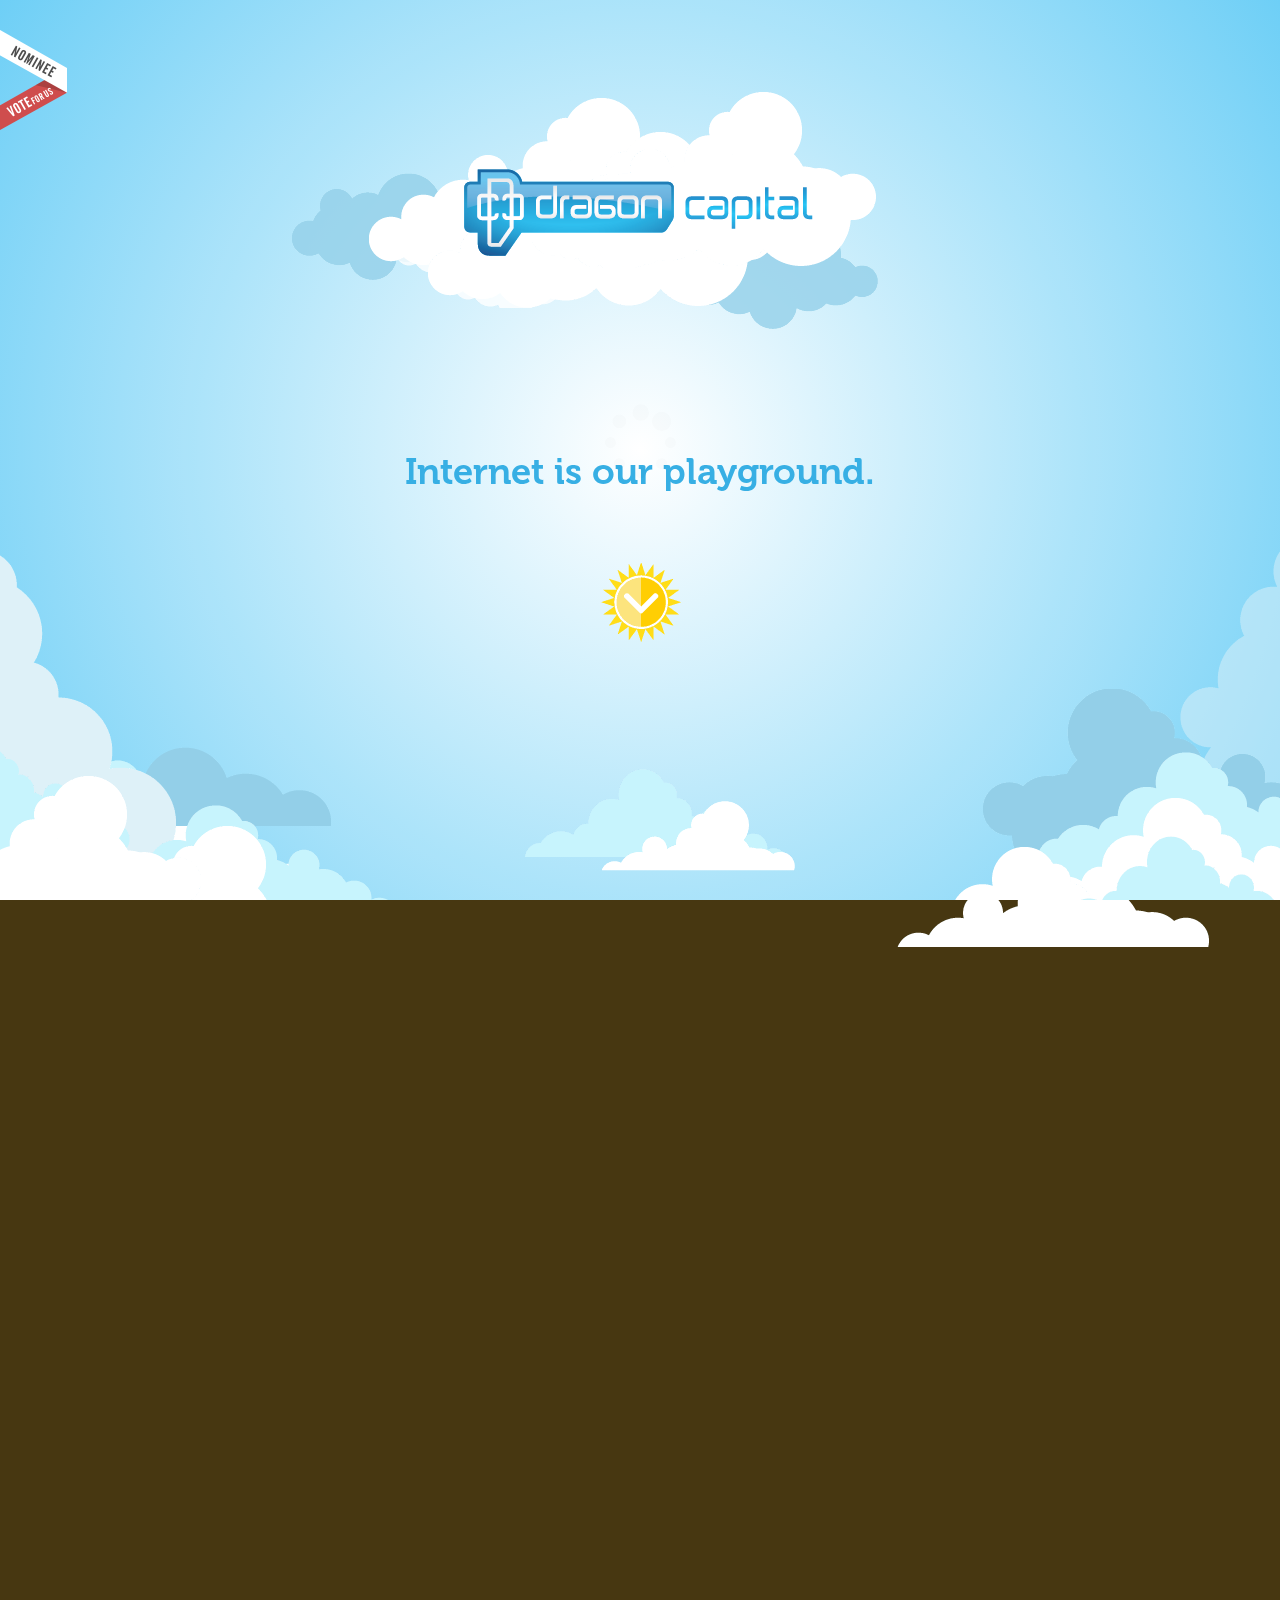
<file: v1/index.html>
<!DOCTYPE html>
<html lang="en">
<head>
<script type="text/javascript">
	<!--
	if (screen.width <= 900) {
	document.location = "http://dragoncapital.center/mobile";
	}
	//-->
</script>
<meta charset="utf-8">
<meta name="viewport" content="width=device-width, initial-scale=1.0">
<meta http-equiv="X-UA-Compatible" content="IE=edge">
<link rel="shortcut icon" href="images/desktop/favicon.png" type="image/x-icon">
<title>Dragon Capital Center</title>
<meta name="description" content="Dragon Capital Center : Join our founding team and we will build the future of our world.">
<meta name="keywords" content="dragon, dragon capital center, dragon indonesia,Job vacancy,designer,web designer, startup company ">

<!-- for Facebook -->          
<meta property="og:title" content="Dragon Capital Center" />
<meta property="og:type" content="article" />
<meta property="og:image" content="http://dragoncapital.center/images/desktop/logo.png" />
<meta property="og:url" content="http://dragoncapital.center/images/desktop/logo.png" />
<meta property="og:description" content="Dragon Capital Center : Join our founding team and we will build the future of our world." />

<!-- for Twitter -->          
<meta name="twitter:card" content="summary" />
<meta name="twitter:title" content="Dragon Capital Center" />
<meta name="twitter:description" content="Dragon Capital Center : Join our founding team and we will build the future of our world." />
<meta name="twitter:image" content="http://dragoncapital.center/images/desktop/logo.png" />
<!-- CSS start here -->
	<style>
	.preloader {
		width: 100%;
		height: 100%;
		background: white;
		overflow: hidden;
		position: absolute;
		z-index: 99999;
	}
	.loaderIcon {
		position: absolute;
		left: 0;
		right: 0;
		margin: 0 auto;
		top: 45%;
		font-size: 4em;
	}
	</style>
	<link rel="stylesheet" href="//maxcdn.bootstrapcdn.com/font-awesome/4.3.0/css/font-awesome.min.css">
	
	<!-- Owl Carousel Assets -->
    <link href="css/owl.carousel.css" rel="stylesheet">
    <link href="css/owl.theme.css" rel="stylesheet">
	<link href="css/style.css" rel="stylesheet">
<!-- CSS end here -->
</head>	
<body>
	<div class="preloader">
		<i class="fa-li fa fa-spinner fa-spin loaderIcon"></i>
	</div>

	<div class="windowResize">
		<p>
			Please resizing your browser window <br>to get a better experience. 
		</p>
	</div>

<!-- intro page -->
<div style="position: absolute; top: 30px; left: 0;z-index:9999;" class="badges">
	<a href="http://www.csswinner.com/details/internet-is-our-playground/9077"><img src="images/desktop/nominee-new-white-black-right.png"></a>
</div>
	<div class="introSection">
		<div class="introContent">	
			<div class="introLogo"></div>
			<div id="scene5" class="introLogoCloud scene">
				<div class="logoCloud-1 layer" data-depth="0.10"></div>
				<div class="logoCloud-2 layer" data-depth="0.20"></div>
				<div class="logoCloud-3 layer" data-depth="0.40"></div>
				<div class="logoCloud-4 layer" data-depth="0.40"></div>
				<div class="logoCloud-5 layer" data-depth="0.40"></div>
			</div>
			<div class="introTagLine title">
				Internet is our playground.
			</div> 
			<div class="introTrigger"></div>
		</div>
		<div class="walkingCloud-1 cloudAnime-1"></div>
		<div class="walkingCloud-1 cloudAnime-2"></div>
		<div class="walkingCloud-2 cloudAnime-3"></div>
		<div class="walkingCloud-2 cloudAnime-4"></div>
		<div class="walkingCloud-3 cloudAnime-5"></div>
		<div class="walkingCloud-3 cloudAnime-6"></div>
		<!-- <div class="dragonMember">
			<span>Member Of <a href="">Dragon Group</a></span>
		</div> -->
		
		<div class="cloudContainer">
			<ul id="scene" class="leftHomecloud scene">		
				<li class="leftCloud-1 layer" data-depth="0.20"></li>
				<li class="leftCloud-2 layer" data-depth="0.20"></li>
				<li class="leftCloud-3 layer" data-depth="0.30"></li>
				<li class="leftCloud-4 layer" data-depth="0.25"></li>
				<li class="leftCloud-5 layer" data-depth="0.30"></li>
				<li class="leftCloud-6 layer" data-depth="0.30"></li>
			</ul>
		
			<ul id="scene2" class="rightHomecloud scene">
				<li class="rightCloud-1 layer" data-depth="0.10"></li>
				<li class="rightCloud-2 layer" data-depth="0.10"></li>
				<li class="rightCloud-3 layer" data-depth="0.10"></li>
				<li class="rightCloud-4 layer" data-depth="0.15"></li>
				<li class="rightCloud-5 layer" data-depth="0.25"></li>
				<li class="rightCloud-6 layer" data-depth="0.30"></li>
			</ul>
		</div>
	</div>
	
	<!-- slider page -->
	<div class="sliderSection" >
		<div class="sliderArrow">
			<i class="fa fa-angle-double-down"></i>
		</div>
		<div id="owl-demo" class="owl-carousel">
                <div class="item">
					<img src="assets/slide1.png">
				</div>
                <div class="item">
					<img src="assets/slide2.png">
				</div>
                <div class="item">
					<img src="assets/slide3.png">
				</div>
				<div class="item">
					<img src="assets/slide4.png">
				</div>
         </div>
	</div>

	<!-- about section -->
	<div class="aboutSection">
		<div class="aboutContainer">
			<div class="text-balloon"></div>
			<h1 class="title">Welcome to our playground</h1>
			<span class="aboutText">
				Think like a roller coaster, swing your ideas, land your conclusion to the grass. <br>Pour your thoughts into the river, ride a waterfall and swim into the ocean of creativity.<br>The nature of this project is immense and top secret that we can not brief you, just yet.<br>But we promise you one thing, once you're in, we'll be making history about it.<br>Join our founding team and we will build the future of our world. <br><br> Be a founder, be a Dragon. 
			</span>
			<div class="cloudText cloudProfile-1"></div>
			<div class="cloudProfile-2"></div>
			<div class="cloudCoin"></div>
			<div class="cloudText cloudProfile-3"></div>
			<div class="cloudText cloudProfile-4"></div>
			<div class="cloudText cloudProfile-5"></div>
			<div class="profileToon profile-1" data-index="1"></div>
			<div class="profileToon profile-2"></div>
			<div class="profileToon profile-3" data-index="3"></div>
			<div class="profileToon profile-4" data-index="4"></div>
			<div class="profileToon profile-5" data-index="5"></div>
			<div class="team profile1" data-index="1"></div>
			<div class="team profile2"></div>
			<div class="team profile3" data-index="3"></div>
			<div class="team profile4" data-index="4"></div>
			<div class="team profile5" data-index="5"></div>
			<div class="clear"></div>
		</div>
		<div id="scene3" class="scene secondCloudContainer">
			<div class="para-1 layer" data-depth="0.30"></div>
			<div class="para-2 layer" data-depth="0.50"></div>
			<div class="para-3 layer" data-depth="0.20"></div>
		</div>
	</div>

	<!-- job vacancy section -->
	<div class="carHidden">
		<div class="jobVacancy carouselSection layer">
		<div class="mailButton">
			<a href="mailto:join@dragoncapital.center">
				<div class="pageTitleCarousel"></div>
			</a>
		</div>
		<div class="carouselContent">
			<div class="carContainerTop swipe" id="slider">
				<div class="sliderWrap swipe-wrap">
				<!-- Slide 4.1-->
					<div class="innerSlideWrap">					
						<div class="containerTopLeft">
							<img src="images/desktop/digital-strategist-body.png">
						</div>
						<div class="containerTopRight">
							<h1 class="carouselInnerTitle title">Digital Strategist</h1>
							<div class="carDesc">
								Understand technology, experience navigation and new media opportunities by taking a 360 approach to the customer. 
								<br><br>
								You facilitate the path for others to define and design sustainable ideas, quality engagement initiatives and memorable experiences across digital channel opportunities. Connecting brand to people, media planning, and propagation planner.
						
							</div>							
						</div>
					</div>
				<!-- Slide 4.0-->
					<div class="innerSlideWrap">					
						<div class="containerTopLeft">
							<img src="images/desktop/super-fun-gag-body.png">
						</div>
						<div class="containerTopRight">
							<h1 class="carouselInnerTitle title">Fun Gag Specialists</h1>
							<div class="carDesc">
								Your first and last name is “Funny”. You are fun, comical, epic, and able of producing serial gags and laughter. You can kill Adam Sandler with all your not so funny and all funny jokes. 
								<br><br>
								Probably you are standup comedian or simply a comic who love to tweet, post, and share funny stupid or funny smart jokes. You are full of ideas, have great sense of humor and sometimes can be insensitive.
						
							</div>							
						</div>
					</div>
				<!-- Slide 3.9-->
					<div class="innerSlideWrap">					
						<div class="containerTopLeft">
							<img src="images/desktop/data-analyst-body.png">
						</div>
						<div class="containerTopRight">
							<h1 class="carouselInnerTitle title">Data Scientists</h1>
							<div class="carDesc">
								Have faith in analytics, computer science and applications, modeling, statistics, and math. Posses strong ability to communicate findings to business divisions and developer team, pick the right problems that have the most value.
								<br><br>
								You are part an analyst and part an artist. Can look data from many different angles; determine what it means, then recommend ways to apply the data.
						
							</div>							
						</div>
					</div>
				<!-- Slide 3.8-->
					<div class="innerSlideWrap">					
						<div class="containerTopLeft">
							<img src="images/desktop/algorithm-engineer-body.png">
						</div>
						<div class="containerTopRight">
							<h1 class="carouselInnerTitle title">Algorithm Engineers</h1>
							<div class="carDesc">
								You focus on the design, analysis, implementation, optimization, profiling and experimental evaluation of computer algorithms, bridging the gap between algorithm theory and practical applications of algorithms in software engineering. 
								<br><br>
								You work in line with our front end - back end developers, search engineers, data scientist and psychologicalists. 
						
							</div>							
						</div>
					</div>
				<!-- Slide 3.7-->
					<div class="innerSlideWrap">					
						<div class="containerTopLeft">
							<img src="images/desktop/search-engineer-body.png">
						</div>
						<div class="containerTopRight">
							<h1 class="carouselInnerTitle title">Search Engineers</h1>
							<div class="carDesc">
								Build scalable and distributed search system: content extraction, indexing and query interfaces. 
								<br><br>
								Work with complex data structure and apply out of the box thinking to propose creative ways to extract most out of data with various degree of quality. You contribute to the design and architecture of the project. 
						
							</div>							
						</div>
					</div>
				<!-- Slide 3.6-->
					<div class="innerSlideWrap">					
						<div class="containerTopLeft">
							<img src="images/desktop/digital-sound-body.png">
						</div>
						<div class="containerTopRight">
							<h1 class="carouselInnerTitle title">Digital Sound Engineers</h1>
							<div class="carDesc">
								Creative and Ambitious. Experience in all areas of multimedia production, this is a brilliant opportunity to build a challenging and rewarding career path with us. 
								<br><br>
								Supporting the creative team, you’ll assist with all elements of video production and work alongside the team to create in house viral creative videos. Your videos will be posted by all means in all possible platforms. 
							 							
							</div>							
						</div>
					</div>
				<!-- Slide 3.5-->
					<div class="innerSlideWrap">					
						<div class="containerTopLeft">
							<img src="images/desktop/videographer-body.png">
						</div>
						<div class="containerTopRight">
							<h1 class="carouselInnerTitle title">Videographer & Camera Operator</h1>
							<div class="carDesc">
								Creative and Ambitious. Experience in all areas of multimedia production, this is a brilliant opportunity to build a challenging and rewarding career path with us. 
								<br><br>
								Supporting the creative team, you’ll assist with all elements of video production and work alongside the team to create in house viral creative videos. Your videos will be posted by all means in all possible platforms. 
							 							
							</div>							
						</div>
					</div>
				<!-- Slide 3.4-->
					<div class="innerSlideWrap">					
						<div class="containerTopLeft">
							<img src="images/desktop/legal-body.png">
						</div>
						<div class="containerTopRight">
							<h1 class="carouselInnerTitle title">Legal Officer (UU ITE & HAKI)</h1>
							<div class="carDesc">
								Most probably you will be working in a company that have the most intellectual properties in the region. 
								<br><br>
								You must know how copyrights and patents (HAKI) work in different countries and you can be our “lawyer” at the same time when needed. You know all the rules and always get updated with new local and international cyber laws (UU ITE). 
							 							
							</div>							
						</div>
					</div>
				<!-- Slide 3.3-->
					<div class="innerSlideWrap">					
						<div class="containerTopLeft">
							<img src="images/desktop/brand-ambassador-body.png">
						</div>
						<div class="containerTopRight">
							<h1 class="carouselInnerTitle title">Brand Ambassador</h1>
							<div class="carDesc">
								Your role is to represent our brand at all high levels possible. You can be a no one and turn into someone in our viral advertorials.
								<br><br>
								We look for all criteria: funny, good-looking, kind, creative, camera face, photogenic, etcetera and etcetera. In short, this is a life changer job that will change your entire life and the way people look at you. 
								 							
							</div>							
						</div>
					</div>
				<!-- Slide 3.2-->
					<div class="innerSlideWrap">					
						<div class="containerTopLeft">
							<img src="images/desktop/brand-manager-body.png">
						</div>
						<div class="containerTopRight">
							<h1 class="carouselInnerTitle title">Brand Manager</h1>
							<div class="carDesc">
								You will be responsible for gaining a true insight into all our intellectual properties, the market and our competitors. Capable to develop clear strategies that will help us drive our brand forwards in all around the world. 
								<br><br>
								Your role will stretch across communication development, portfolio management and innovation launches.								 							
							</div>							
						</div>
					</div>
				<!-- Slide 3.1-->
					<div class="innerSlideWrap">					
						<div class="containerTopLeft">
							<img src="images/desktop/concept-director-body.png">
						</div>
						<div class="containerTopRight">
							<h1 class="carouselInnerTitle title">Concept Director</h1>
							<div class="carDesc">
								You will be working in line with our Art Director, Graphic Director, Creative Director, Chief Production Officer, Chief Marketing Officer and Brand Manager to create and develop the company concept on all platforms.
								<br><br>
								We believe result is a journey, not a destination and it is one of your job to keep the company vision and mission intact all the time. You are the Alpha and Omega of this company. 							
							</div>							
						</div>
					</div>
				<!-- Slide 2.2-->
					<div class="innerSlideWrap">					
						<div class="containerTopLeft">
							<img src="images/desktop/2d-animator-body.png">
						</div>
						<div class="containerTopRight">
							<h1 class="carouselInnerTitle title">2D Animator</h1>
							<div class="carDesc">
								You would have strong teamwork skills the ability to follow direction and work hands on with our Art Director. Slice assets for the Engineering team.
								Work closely with the Art team for any user interface art needs. 
								<br><br>
								Effectively communicate conceptual ideas and detailed designs both verbally and visually. Good professional graphic design skills including illustration, animation and computer graphic design.

							</div>							
						</div>
					</div>
				<!-- Slide 2.1-->
					<div class="innerSlideWrap">					
						<div class="containerTopLeft">
							<img src="images/desktop/creative-director-body.png">
						</div>
						<div class="containerTopRight">
							<h1 class="carouselInnerTitle title">Creative Director</h1>
							<div class="carDesc">
								Leading a creative group of web, mobile, and interactive project with multi-layered complexity. Using the latest technology to engage audiences, they produce beautiful, memorable, and easy-to-use online experiences. 
								<br><br>
								Coordinate between programmers  designers, video producers to usher the creative vision across completion of the project. Manage day-to-day operation of creative artefacts and teams
							</div>							
						</div>
					</div>
				<!-- Slide 1.1-->
					<div class="innerSlideWrap">					
						<div class="containerTopLeft">
							<img src="images/desktop/HRD-Legal-body.png">
						</div>
						<div class="containerTopRight">
							<h1 class="carouselInnerTitle title">HRD & Legal Officers</h1>
							<div class="carDesc">
								We depend on you in charge of the human resource development of the dragons. Good understanding of intellectual property, Internet regulation and alternative dispute resolution.
								<br><br>
								Have an excellent communication, interpersonal skills and ability to maintain effective partnerships and working relations in a multicultural, multi-ethnic environment with sensitivity and respect for diversity.

							</div>							
						</div>
					</div>
				<!-- Slide 1.2-->
					<div class="innerSlideWrap">					
						<div class="containerTopLeft">
							<img src="images/desktop/system-analyst-body.png">
						</div>
						<div class="containerTopRight">
							<h1 class="carouselInnerTitle title">System Analysts</h1>
							<div class="carDesc">
								Critical, analytical, and sharp. Full stack. Pro active, high initiative, and anticipative. Great backend, frontend and internet security knowledge. Eager to learn and share new things. Capable of designing a systematic flowchart that works.
								<br><br>
								You will also be responsible the creation of alternative concepts, diagrams and story boards and be able to present them to the development team in order for them to understand the business needs.
							</div>							
						</div>
					</div>
				<!-- Slide 1.3-->
					<div class="innerSlideWrap">					
						<div class="containerTopLeft">
							<img src="images/desktop/QC-Debuggers-body.png">
						</div>
						<div class="containerTopRight">
							<h1 class="carouselInnerTitle title">QC & Debuggers</h1>
							<div class="carDesc">
								Like a rat, you keep trying to find loopholes in our system. Capable of making Plan A, B, C to Z when things get really nasty and do not work how it supposed to. Capable of making system analysis and work flow. <br><br>You are never satisfied with how things work and anti-mainstream kind of person. But at the end you are a problem solver when things get really complicated. 

							</div>							
						</div>
					</div>
				<!-- Slide 1.4-->
					<div class="innerSlideWrap">					
						<div class="containerTopLeft">
							<img src="images/desktop/Digital-marketers-body.png">
						</div>
						<div class="containerTopRight">
							<h1 class="carouselInnerTitle title">Digital Marketers</h1>
							<div class="carDesc">
								Definitely a sanguinist, out of the box person, very creative, passionate, clever and smells like the next big thing. Can create better impression than the rest of the pack, expressive and captive. Very outgoing, open minded and keep up to date with the latest trends. <br><br>Know how to create viral ads, campaign or propaganda efficiently. Last not least, you can talk, can really talk to clients.

							</div>							
						</div>
					</div>
				<!-- Slide 1.5-->
					<div class="innerSlideWrap">					
						<div class="containerTopLeft">
							<img src="images/desktop/Media-socialists-body.png">
						</div>
						<div class="containerTopRight">
							<h1 class="carouselInnerTitle title">Media Socialists</h1>
							<div class="carDesc">
								People say you are suffering from autism. Well we say you are the Media God. You are fussy, captious, spammy and talk a lot in the internet. You can create viral impact with the intended campaign, you simply exist in everyone’s walls and timelines elegantly. You simply glow than the rest of the netizens. <br><br>You influence netizens to follow your directions and earn your money from massive daily IP unique visitors.

							</div>							
						</div>
					</div>
				<!-- Slide 1.6-->
					<div class="innerSlideWrap">					
						<div class="containerTopLeft">
							<img src="images/desktop/content-copy-writers-body.png">
						</div>
						<div class="containerTopRight">
							<h1 class="carouselInnerTitle title">Content & Copy Writers</h1>
							<div class="carDesc">
								Eat. Sleep. Type. Repeat. You love to find and write contents knowing the contents you type will change many people's life. Yes correct, life changer. You can fill in our sites with great contents and passion, you are the dictionary and wikipedia God of the universe. <br><br>You know bahasa Indonesia well while English and Mandarin will also be a great advantage.

							</div>							
						</div>
					</div>
				<!-- Slide 1.7-->
					<div class="innerSlideWrap">					
						<div class="containerTopLeft">
							<img src="images/desktop/SEO-body.png">
						</div>
						<div class="containerTopRight">
							<h1 class="carouselInnerTitle title">SEO Experts & Inventors</h1>
							<div class="carDesc">
								You arrange all the particulars, calculate all the mathematics, create the next best grammar and vocabs, and invent the world's best search engine algorithm. You capable to optimize our chances of going to the top three of the chart in every browsers.<br><br> Simply know all the keywords to success, love to learn new stuff, and never giving up to impossibility.

							</div>							
						</div>
					</div>
				<!-- Slide 1.9-->
					<div class="innerSlideWrap">					
						<div class="containerTopLeft">
							<img src="images/desktop/Psycho-logicalists-body.png">
						</div>
						<div class="containerTopRight">
							<h1 class="carouselInnerTitle title">Psycho-Logicalists</h1>
							<div class="carDesc">
								You are a Human-mind scientist, you can read minds and well educated in psychology. You are passionate with human behaviour and traits. Great mathematicians, can work well with developers and programmers. <br><br>Capable of being a logic person, can calculate people behaviour in your own way along with other of our scientists. Leave no space for error.

							</div>							
						</div>
					</div>
				<!-- Slide 1.10-->
					<div class="innerSlideWrap">					
						<div class="containerTopLeft">
							<img src="images/desktop/customer-best-friends-body.png">
						</div>
						<div class="containerTopRight">
							<h1 class="carouselInnerTitle title">Customer Best Friends</h1>
							<div class="carDesc">
								Our customers are your best friends. You listen and a great help to their problems, glitches and troubleshootings. Best friends lend their heart and hands to solve anything our customers need to solve. <br><br>You have big heart, can see things wisely with a bigger picture from a different perspective, and always take sides in our customers, because our customers are kings.

							</div>							
						</div>
					</div>
				<!-- Slide 1.11-->
					<div class="innerSlideWrap">					
						<div class="containerTopLeft">
							<img src="images/desktop/moderators-body.png">
						</div>
						<div class="containerTopRight">
							<h1 class="carouselInnerTitle title">Moderators & Administrators</h1>
							<div class="carDesc">
								Part of the job is to administer and moderate all the little things at our website and app. You decide who win, lose or draw. You decide which is right, which is wrong and which is which. <br><br>You are the judge when things can really become pre-judgemental and need a life-saving decision making. We don’t want you to play God, but in some cases you are.

							</div>							
						</div>
					</div>
				<!-- Slide 1-->
					<div class="innerSlideWrap">					
						<div class="containerTopLeft">
							<img src="images/desktop/app-desain-body.png">
						</div>
						<div class="containerTopRight">
							<h1 class="carouselInnerTitle title">UI/UX Designers for Apps</h1>
							<div class="carDesc">
								Your main task will be to architect structured sets of views for data-driven applications. You will also be part of the Design Team tasked with eliciting/synthesizing requirements from users and wireframes that can then be implemented by the in-house Dev Team.<br><br>
								We rely on you to design the apps interface that is user-friendly, interactive, applicable, and easy-to-use.

							</div>							
						</div>
					</div>
				<!-- Slide 2-->
					<div class="innerSlideWrap">
						<div class="containerTopLeft">
							<img src="images/desktop/web-desain-body.png">
						</div>
						<div class="containerTopRight">
							<h1 class="carouselInnerTitle title">UI/UX Designers for Website</h1>
							<div class="carDesc">
								Your main task will be concepting & designing mobile and web layouts, whether it is responsive, adaptive or both. You will also be part of the production team tasked with synthesizing requirements from users and wireframes that can then be implemented by the in-house web programmers.<br><br>
								You are creative, passionate, love what you do, and work as a team. Wild and out of the box ideas, dare to be different and yet can produce applicable designs.
							</div>
						</div>
					</div>
				<!-- Slide 3-->
					<div class="innerSlideWrap">
						<div class="containerTopLeft">
							<img src="images/desktop/frontend-desain-body.png">
						</div>
						<div class="containerTopRight">
							<h1 class="carouselInnerTitle title">Front End Developers</h1>
							<div class="carDesc">
								Understanding of layout aesthetics and a rigor for programming are prerequisites in the front-end web developer job description. have a depth knowledge of web technologies gained from research and professional experience.<br><br>
								In addition, understanding of the entire web development process with some back-end knowledge and experience on adaptive, responsive or hybrid design.
							</div>
						</div>
					</div>
			<!-- Slide 4-->
					<div class="innerSlideWrap">
						<div class="containerTopLeft">
							<img src="images/desktop/backend-desain-body.png">
						</div>
						<div class="containerTopRight">
							<h1 class="carouselInnerTitle title">Back End Developers</h1>
							<div class="carDesc">
								You primarily develop and maintain the core functional logic and operations of a software or information system. The key job is to ensure that the data or services requested by the front-end system or software are delivered through programmatic means. <br><br>Experienced in building search engine, social media, online media, portal news, e-commerce, etc. A master on algorithm query of search engine and database.
							</div>
						</div>
					</div>		
			<!-- Slide 5-->
					<div class="innerSlideWrap">
						<div class="containerTopLeft">
							<img src="images/desktop/illustrator-body.png">
						</div>
						<div class="containerTopRight">
							<h1 class="carouselInnerTitle title">Digital Illustrator</h1>
							<div class="carDesc">
								Consider yourself lucky when you join into this powerhouse division. You own the project since day one, and get the chance to meet new comrades who share the same passion. <br><br>We look for people who are ridiculously creative, have distinguished vector drawing skill, and willing to work as a team.
							</div>
						</div>
					</div>
			<!-- Slide 6-->
					<div class="innerSlideWrap">
						<div class="containerTopLeft">
							<img src="images/desktop/android-desain-body.png">
						</div>
						<div class="containerTopRight">
							<h1 class="carouselInnerTitle title">Android Programmers</h1>
							<div class="carDesc">
								Talking android, you must have a clear idea of how Android is evolving through different versions. We at DCC believe that Android is first created to make life simple. Therefore becoming an Android Programmer is not only making synchronization with the web layout but also building a better one. <br><br>We are looking people who can make powerful applications that can change people’s life and can see the world from a different perspective.
							</div>
						</div>
					</div>
			<!-- Slide 7-->
					<div class="innerSlideWrap">
						<div class="containerTopLeft">
							<img src="images/desktop/ios-desain-body.png">
						</div>
						<div class="containerTopRight">
							<h1 class="carouselInnerTitle title">IOS Programmers</h1>
							<div class="carDesc">
								If you are an apple geek, then you might be the one we want to hire.  Needless to say, we assume you already know what you are doing. It is a religion, it is a way of life, IOS programmers dedicate their life in achieving the best way to build apple apps so that human races can enjoy Job’s legacy. <br><br>You must aware of the new technology around Cupertino, all the time. Your passion to learn is as much as big as your passion to share with others.
							</div>
						</div>
					</div>	
			<!-- Slide 8-->
					<div class="innerSlideWrap">
						<div class="containerTopLeft">
							<img src="images/desktop/infra-body.png">
						</div>
						<div class="containerTopRight">
							<h1 class="carouselInnerTitle title">Infrastructure Manager</h1>
							<div class="carDesc">
								Not only you are capable of building Infrastructure of an efficient Data Centre but also good at Networking and Database. Experience in Internet Security and handling a massive concurrent query are needed in this path of career. Most importantly you must also have business sense and teamwork kind of man. <br><br>Because at Dragon, our employees are our co-founders, and you are our precious asset.
							</div>
						</div>
					</div>
				</div>
				<div class="clear"></div>
			</div>
			<span class="nav prev"><i class="fa fa-chevron-circle-left"></i></span>
			<span class="nav next"><i class="fa fa-chevron-circle-right"></i></span>
			<div class="carContainerBottom swipe" id="slider2">
				<div class="sliderWrap swipe-wrap">
				<!-- Slide 4.1-->
					<div class="innerSlideWrap">
						<div class="containerBottomLeft">
							<img src="images/desktop/digital-strategist-leg.png">
						</div>
						<div class="containerBottomRight">
							<h1 class="carouselInnerTitle title">Requirement</h1>
							Creative | UX Development | Analytics | Master of Propaganda | Planner
						</div>
					</div>
				<!-- Slide 8-->
					<div class="innerSlideWrap">
						<div class="containerBottomLeft">
							<img src="images/desktop/infra-leg.png">
						</div>
						<div class="containerBottomRight">
							<h1 class="carouselInnerTitle title">Requirement</h1>
							Max.45 yrs old | Oracle Database | Cisco Networking
						</div>
					</div>
				<!-- Slide 7-->
					<div class="innerSlideWrap">
						<div class="containerBottomLeft">
							<img src="images/desktop/ios-desain-leg.png">
						</div>
						<div class="containerBottomRight">
							<h1 class="carouselInnerTitle title">Requirement</h1>
							Max.35 yrs old | Cocoa & Cocoa Touch | Xcode | Swift | Willing to share and learn | Idealistic and conceptive
						</div>
					</div>	
				<!-- Slide 6-->
					<div class="innerSlideWrap">
						<div class="containerBottomLeft">
							<img src="images/desktop/android-desain-leg.png">
						</div>
						<div class="containerBottomRight">
							<h1 class="carouselInnerTitle title">Requirement</h1>
							Max.35 yrs old | Android NDK | Android ADT | Eclipse IDE | Willing to share and learn | Idealistic and conceptive
						</div>
					</div>	
				<!-- Slide 5-->
					<div class="innerSlideWrap">
						<div class="containerBottomLeft">
							<img src="images/desktop/illustrator-leg.png">
						</div>
						<div class="containerBottomRight">
							<h1 class="carouselInnerTitle title">Requirement</h1>
							Max.35 yrs old | Great Wacom Skill | Great sense of Humour | Creative & Fun
						</div>
					</div>	
				<!-- Slide 4-->
					<div class="innerSlideWrap">
						<div class="containerBottomLeft">
							<img src="images/desktop/backend-desain-leg.png">
						</div>
						<div class="containerBottomRight">
							<h1 class="carouselInnerTitle title">Requirement</h1>
							Max.35 yrs old | Laravel framework | AngularJS | PHP | Aware of new programming language | Willing to share as a team 
						</div>
					</div>		
				<!-- Slide 3-->
					<div class="innerSlideWrap">
						<div class="containerBottomLeft">
							<img src="images/desktop/frontend-desain-leg.png">
						</div>
						<div class="containerBottomRight">
							<h1 class="carouselInnerTitle title">Requirement</h1>
							Max.35 yrs old | HTML5 | CSS3 | Javascript | UI & UX | Adobe skills 
						</div>
					</div>	
				<!-- Slide 2-->
					<div class="innerSlideWrap">
						<div class="containerBottomLeft">
							<img src="images/desktop/web-desain-leg.png">
						</div>
						<div class="containerBottomRight">
							<h1 class="carouselInnerTitle title">Requirement</h1>
							Max.35 yrs old | Website UI & UX Skill | Adobe skills
						</div>
					</div>
				<!-- Slide 1-->
					<div class="innerSlideWrap">
						<div class="containerBottomLeft">
							<img src="images/desktop/app-desain-leg.png">
						</div>
						<div class="containerBottomRight">
							<h1 class="carouselInnerTitle title">Requirement</h1>
							Max.35 yrs old | Android & IOS | Adobe skills
						</div>
					</div>
				<!-- Slide 1.10-->
					<div class="innerSlideWrap">
						<div class="containerBottomLeft">
							<img src="images/desktop/moderators-leg.png">
						</div>
						<div class="containerBottomRight">
							<h1 class="carouselInnerTitle title">Requirement</h1>
							Max.30 years old | Internet Savvy
						</div>
					</div>
				<!-- Slide 1.9-->
					<div class="innerSlideWrap">
						<div class="containerBottomLeft">
							<img src="images/desktop/customer-best-friends-leg.png">
						</div>
						<div class="containerBottomRight">
							<h1 class="carouselInnerTitle title">Requirement</h1>
							Max.30 years old | Big Heart | Big Smile | Think Big
						</div>
					</div>
				<!-- Slide 1.8-->
					<div class="innerSlideWrap">
						<div class="containerBottomLeft">
							<img src="images/desktop/Psycho-logicalists-leg.png">
						</div>
						<div class="containerBottomRight">
							<h1 class="carouselInnerTitle title">Requirement</h1>
							No Age Limit | Psychology education | Logic Expert | Divergent
						</div>
					</div>
				<!-- Slide 1.7-->
					<div class="innerSlideWrap">
						<div class="containerBottomLeft">
							<img src="images/desktop/SEO-leg.png">
						</div>
						<div class="containerBottomRight">
							<h1 class="carouselInnerTitle title">Requirement</h1>
							No Age Limit | Word Genius | Algorithm
						</div>
					</div>
				<!-- Slide 1.6-->
					<div class="innerSlideWrap">
						<div class="containerBottomLeft">
							<img src="images/desktop/content-copy-writers-leg.png">
						</div>
						<div class="containerBottomRight">
							<h1 class="carouselInnerTitle title">Requirement</h1>
							Max.30 years old | 10 fingers typewriters | Target oriented
						</div>
					</div>
				<!-- Slide 1.5-->
					<div class="innerSlideWrap">
						<div class="containerBottomLeft">
							<img src="images/desktop/Media-socialists-leg.png">
						</div>
						<div class="containerBottomRight">
							<h1 class="carouselInnerTitle title">Requirement</h1>
							Max.30 years old | Internet Junky | Target Oriented
						</div>
					</div>
				<!-- Slide 1.4-->
					<div class="innerSlideWrap">
						<div class="containerBottomLeft">
							<img src="images/desktop/Digital-marketers-leg.png">
						</div>
						<div class="containerBottomRight">
							<h1 class="carouselInnerTitle title">Requirement</h1>
							Max.35 years old | Digitally Smart & Creative
						</div>
					</div>
				<!-- Slide 1.3-->
					<div class="innerSlideWrap">
						<div class="containerBottomLeft">
							<img src="images/desktop/QC-Debuggers-leg.png">
						</div>
						<div class="containerBottomRight">
							<h1 class="carouselInnerTitle title">Requirement</h1>
							Max.30 years old | "Public Enemy No.1"
						</div>
					</div>
				<!-- Slide 1.2-->
					<div class="innerSlideWrap">
						<div class="containerBottomLeft">
							<img src="images/desktop/system-analyst-leg.png">
						</div>
						<div class="containerBottomRight">
							<h1 class="carouselInnerTitle title">Requirement</h1>
							Max.35 years old | Ridiculously Genius
						</div>
					</div>
				<!-- Slide 1.1-->
					<div class="innerSlideWrap">
						<div class="containerBottomLeft">
							<img src="images/desktop/HRD-Legal-leg.png">
						</div>
						<div class="containerBottomRight">
							<h1 class="carouselInnerTitle title">Requirement</h1>
							Max.45 years old | Law Educated 
						</div>
					</div>
				<!-- Slide 2.1-->
					<div class="innerSlideWrap">
						<div class="containerBottomLeft">
							<img src="images/desktop/creative-director-leg.png">
						</div>
						<div class="containerBottomRight">
							<h1 class="carouselInnerTitle title">Requirement</h1>
							UX Skill | Storyboarding | Lead Creative sessions | Vendor Selection | Manage Resource | Project Scheduling
						</div>
					</div>
				<!-- Slide 2.2-->
					<div class="innerSlideWrap">
						<div class="containerBottomLeft">
							<img src="images/desktop/2d-animator-leg.png">
						</div>
						<div class="containerBottomRight">
							<h1 class="carouselInnerTitle title">Requirement</h1>
							After Effects | Photoshop | Flash | Intuos Pro |
						</div>
					</div>
				<!-- Slide 3.1-->
					<div class="innerSlideWrap">
						<div class="containerBottomLeft">
							<img src="images/desktop/concept-director-leg.png">
						</div>
						<div class="containerBottomRight">
							<h1 class="carouselInnerTitle title">Requirement</h1>
							Live in the Future | Full of Ideas | Multi Talent | Great Thinker | Never Give Up on Things
						</div>
					</div>
				<!-- Slide 3.2-->
					<div class="innerSlideWrap">
						<div class="containerBottomLeft">
							<img src="images/desktop/brand-manager-leg.png">
						</div>
						<div class="containerBottomRight">
							<h1 class="carouselInnerTitle title">Requirement</h1>
							ATL & BTL | Marketing & Communication Skills | Brand Developer
						</div>
					</div>
				<!-- Slide 3.3-->
					<div class="innerSlideWrap">
						<div class="containerBottomLeft">
							<img src="images/desktop/brand-ambassador-leg.png">
						</div>
						<div class="containerBottomRight">
							<h1 class="carouselInnerTitle title">Requirement</h1>
							Multi Talent | Good-Looking | Camera Face | Funny | Etcetera Etcetera
						</div>
					</div>
				<!-- Slide 3.4-->
					<div class="innerSlideWrap">
						<div class="containerBottomLeft">
							<img src="images/desktop/legal-leg.png">
						</div>
						<div class="containerBottomRight">
							<h1 class="carouselInnerTitle title">Requirement</h1>
							Preferably have had experiences | Law educated | Straight forward kind of person
						</div>
					</div>
				<!-- Slide 3.5-->
					<div class="innerSlideWrap">
						<div class="containerBottomLeft">
							<img src="images/desktop/videographer-leg.png">
						</div>
						<div class="containerBottomRight">
							<h1 class="carouselInnerTitle title">Requirement</h1>
							Final Cut Pro or Adobe Premiere | Motion or Adobe After Effects | Video Camera Savvy
						</div>
					</div>
				<!-- Slide 3.6-->
					<div class="innerSlideWrap">
						<div class="containerBottomLeft">
							<img src="images/desktop/digital-sound-leg.png">
						</div>
						<div class="containerBottomRight">
							<h1 class="carouselInnerTitle title">Requirement</h1>
							Digital Sound Freak | Great Mixer | Youtuber | Vimeon | Netflixer
						</div>
					</div>
				<!-- Slide 3.7-->
					<div class="innerSlideWrap">
						<div class="containerBottomLeft">
							<img src="images/desktop/search-engineer-leg.png">
						</div>
						<div class="containerBottomRight">
							<h1 class="carouselInnerTitle title">Requirement</h1>
							NodeJS | PHP | Laravel Framework| Java | C++ | Elastic Search
						</div>
					</div>
				<!-- Slide 3.8-->
					<div class="innerSlideWrap">
						<div class="containerBottomLeft">
							<img src="images/desktop/algorithm-engineer-leg.png">
						</div>
						<div class="containerBottomRight">
							<h1 class="carouselInnerTitle title">Requirement</h1>
							Mathematics freak | Orthodox | Full Stack | Genius
						</div>
					</div>
				<!-- Slide 3.9-->
					<div class="innerSlideWrap">
						<div class="containerBottomLeft">
							<img src="images/desktop/data-analyst-leg.png">
						</div>
						<div class="containerBottomRight">
							<h1 class="carouselInnerTitle title">Requirement</h1>
							Big Data | Small Data | Meta Data | Micro Data | Nano Data 
						</div>
					</div>
				<!-- Slide 4.0-->
					<div class="innerSlideWrap">
						<div class="containerBottomLeft">
							<img src="images/desktop/super-fun-gag-leg.png">
						</div>
						<div class="containerBottomRight">
							<h1 class="carouselInnerTitle title">Requirement</h1>
							Funny storyboard and concept | Ridiculously fun and funny person | Funny Genius | All Funny 
						</div>
					</div>
				</div>
				<div class="clear"></div>
			</div>
		</div>
	</div>
	<div class="jobCity">
		<img src="images/desktop/city.png">
		<div id="scene4" class="seaContainer scene">	
			<div class="sea-1 layer" data-depth="0.20"></div>
			<div class="ice-1 layer" data-depth="0.15"></div>
			<div class="sea-2 layer" data-depth="0.25"></div>
			<div class="sea-3 layer" data-depth="0.10"></div>
		
			<div class="ice-2 layer" data-depth="0.10"></div>
			<div class="sea-4 layer" data-depth="0.15"></div>
			<div class="sea-5 layer" data-depth="0.20"></div>
			<div class="sea-6 layer" data-depth="0.15"></div>
			<div class="socialMedia">
				<h1>Connect with us</h1>
				<a href="https://www.facebook.com/pages/Dragon-Capital-Center/1578269852425410?fref=ts"><i class="social fa fa-facebook"></i></a>
				<a href="https://twitter.com/@dragoncapitalID"><i class="social fa fa-twitter"></i></a>
				<a href="https://plus.google.com/u/0/117935779617495492644/about"><i class="social fa fa-google"></i></a>
				<a href="http://id.Linkedin.com/in/dragoncapital"><i class="social fa fa-linkedin"></i></a>
			</div>
			<div class="seaBuble buble-1"></div>
			<div class="seaBuble buble-2"></div>
			<div class="seaBuble buble-3"></div>
			<div class="jellyFish-1 layer" data-depth="0.20"></div>
			<div class="jellyFish-2 layer" data-depth="0.40"></div>
			<div class="fish"></div>
			<div class="whale"></div>
		</div>
	<!-- footer section -->	
		<div class="footerSections">
			<div class="seaServer">
				<span class="copyright">
					The Dragon Building<br>
					Mangga Dua Square Blok. E8, Jl.Gunung Sahari Raya No.1, Jakarta Utara 14420 Indonesia.
					<br>
					Copyright &#169; 2015. PT. Dragon Capital Center.&nbsp | &nbsp Member Of <a style="text-decoration: none; color: #1DCDB3;" href="http://dragon.co.id">Dragon Group.<a/> 
				</span>
			</div>
		</div>		
	</div>
	</div>


<!-- Javascript start here -->
	<!-- HTML5 Shim and Respond.js IE8 support of HTML5 elements and media queries -->
	<!-- WARNING: Respond.js doesn't work if you view the page via file:// -->
	<!--[if lt IE 9]>
	<script type="text/javascript" src="js/respond.js"></script>
	<![endif]-->
	<script type="text/javascript" src="js/jquery-core.1.11.3.min.js"></script>
	<script type="text/javascript" src="js/jquery-ui.1.11.4.min.js"></script>
	<script type="text/javascript" src="js/easing.1.3.js"></script>
	<script type="text/javascript" src="js/browser-update/jquery.colorbox.js"></script>
	<!-- Browser update start here-->
	<!--[if lte IE 8]> 
		<script type="text/javascript">
			$(document).ready(function(){
			$.colorbox({href:"browser-update.html", width:"950", height:"550", iframe:true, open:true});
			});
		</script>
	<![endif]-->
	<!-- Carousel -->
	<script src="js/swipe.js"></script>
	<script src="js/owl.carousel.js"></script>
	<!-- profile efect -->
	<script src="js/parallax.js"></script>
	<script src="js/custom.js"></script>
<!-- Javascript end here-->
<!-- Go to www.addthis.com/dashboard to customize your tools -->
<script type="text/javascript" src="//s7.addthis.com/js/300/addthis_widget.js#pubid=ra-52c58b737abc45a4" async="async"></script>
<script>
  (function(i,s,o,g,r,a,m){i['GoogleAnalyticsObject']=r;i[r]=i[r]||function(){
  (i[r].q=i[r].q||[]).push(arguments)},i[r].l=1*new Date();a=s.createElement(o),
  m=s.getElementsByTagName(o)[0];a.async=1;a.src=g;m.parentNode.insertBefore(a,m)
  })(window,document,'script','//www.google-analytics.com/analytics.js','ga');

  ga('create', 'UA-61828477-1', 'auto');
  ga('send', 'pageview');

</script>

</body>
</html>
</file>
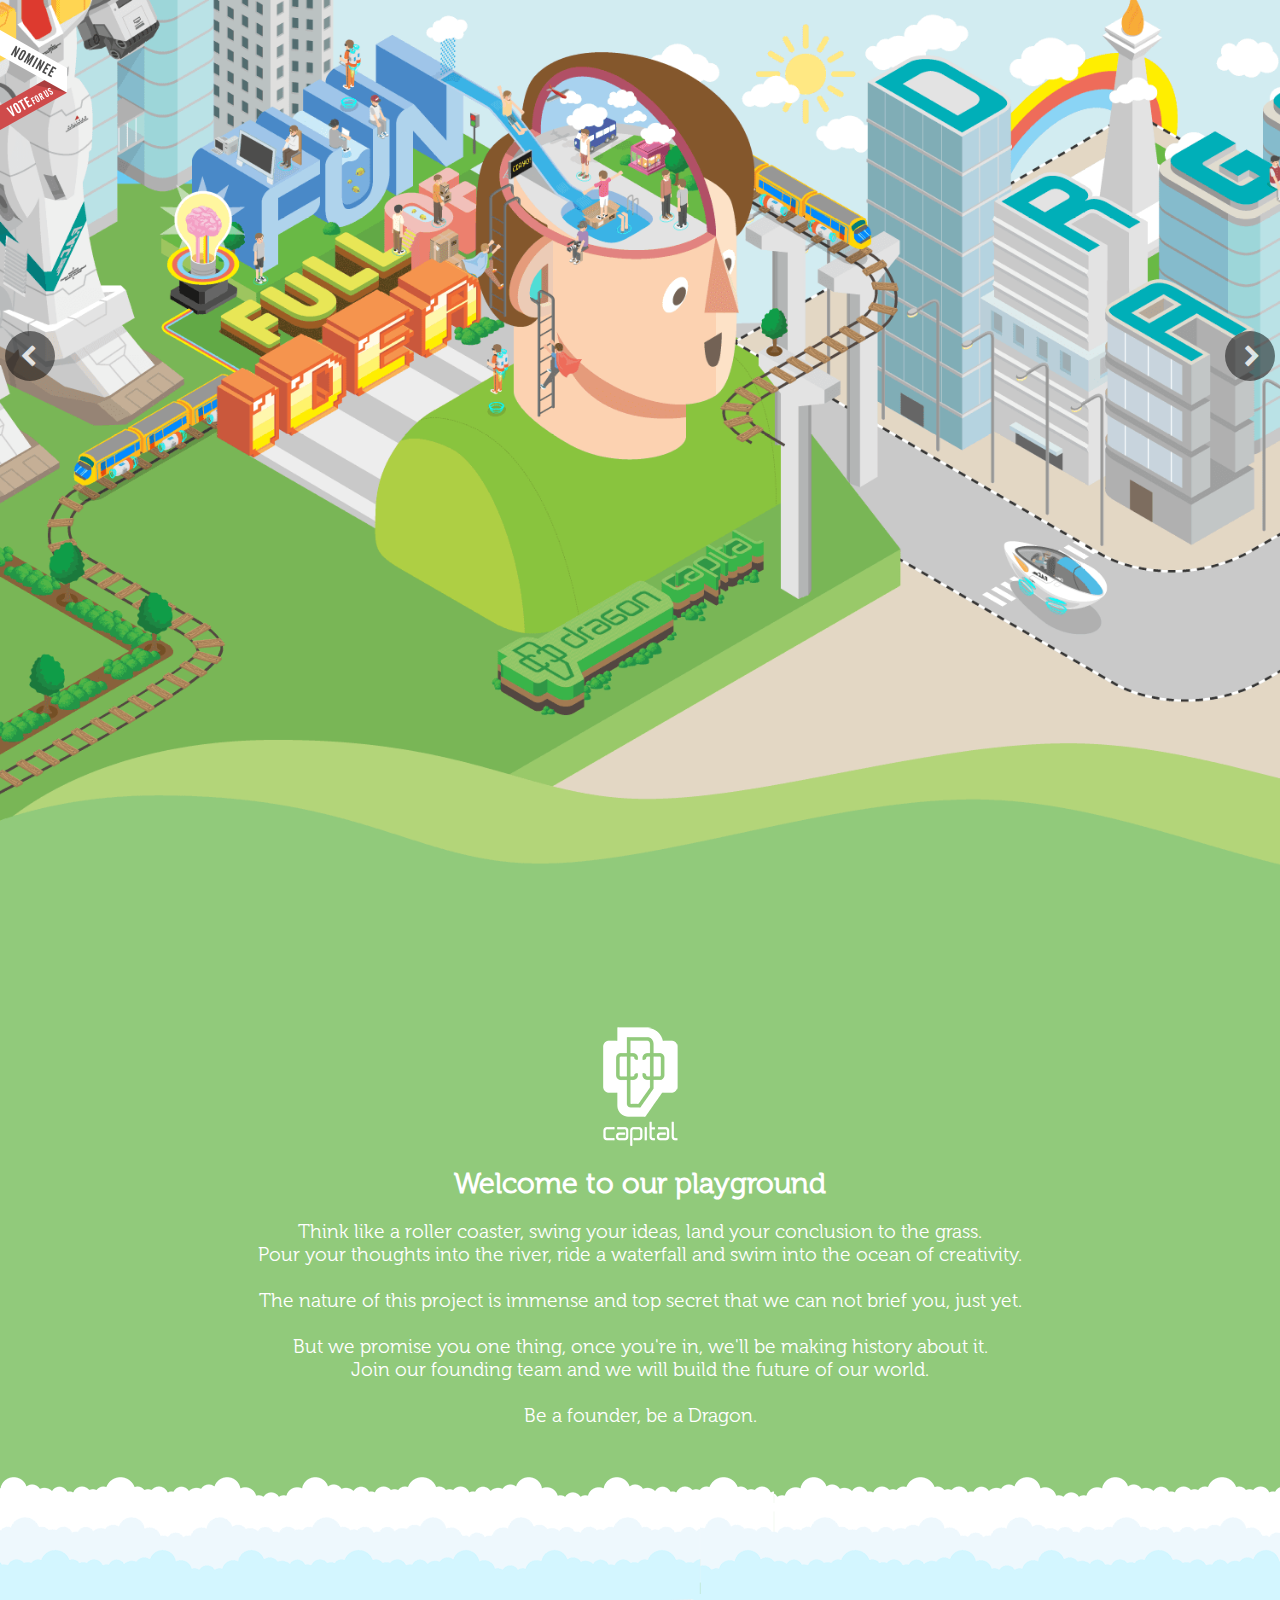
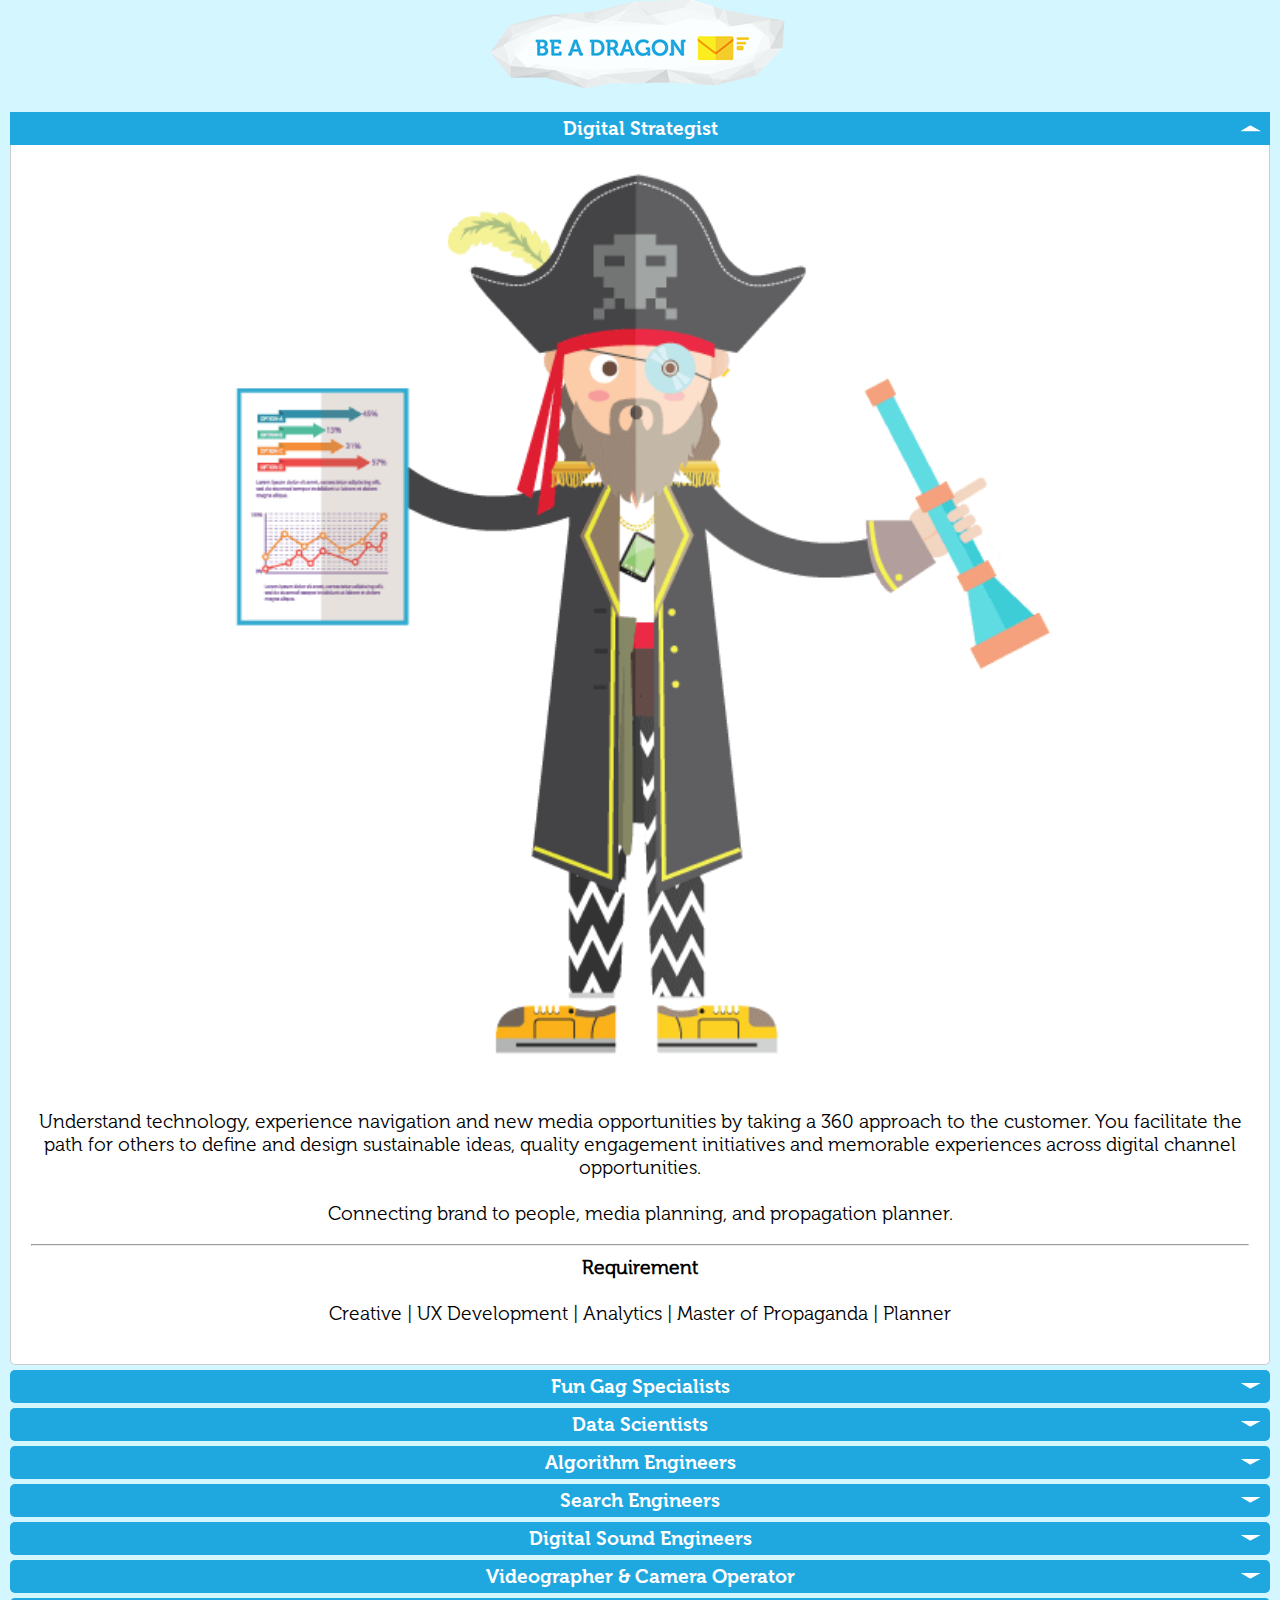
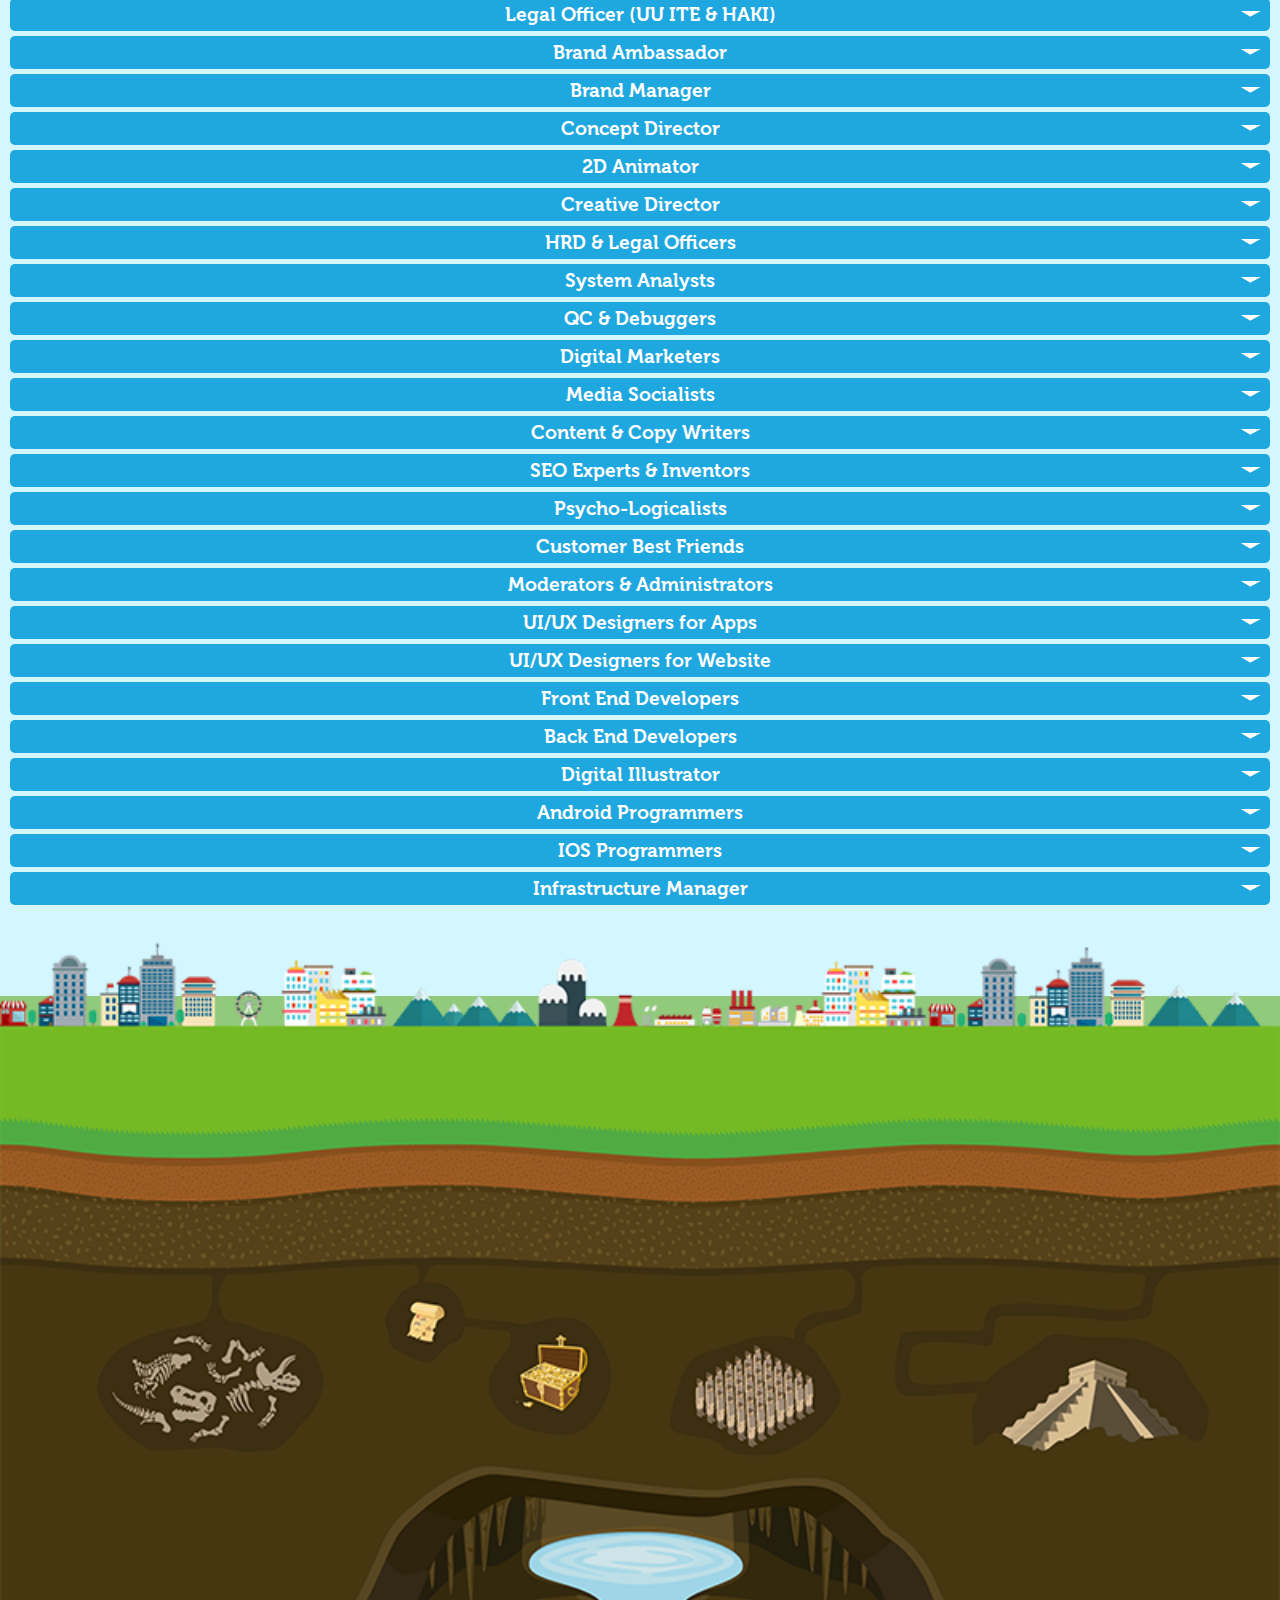
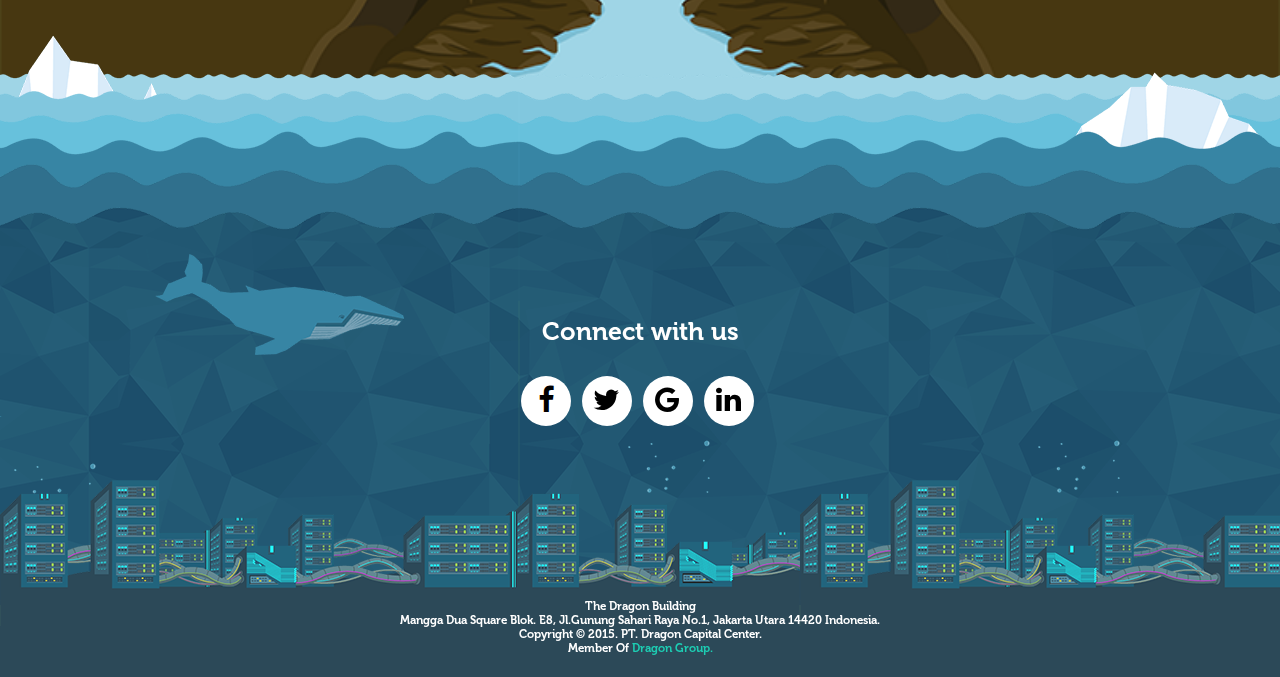
<file: v1/mobile/index.html>
<!DOCTYPE html>
<html class="no-js" lang="en">
<head>
<meta charset="utf-8">
<meta name="viewport" content="width=device-width, initial-scale=1.0">
<meta http-equiv="X-UA-Compatible" content="IE=edge">
<link rel="shortcut icon" href="images/favicon.png" type="image/x-icon">
<title>Dragon Capital Center</title>
<meta name="description" content="Dragon Capital Center : Join our founding team and we will build the future of our world.">
<meta name="keywords" content="dragon, dragon capital center, dragon indonesia,Job vacancy,designer,web designer, startup company ">

<!-- for Facebook -->          
<meta property="og:title" content="Dragon Capital Center" />
<meta property="og:type" content="article" />
<meta property="og:image" content="http://dragoncapital.center/images/desktop/logo.png" />
<meta property="og:url" content="http://dragoncapital.center/mobile" />
<meta property="og:description" content="Dragon Capital Center : Join our founding team and we will build the future of our world." />

<!-- for Twitter -->          
<meta name="twitter:card" content="summary" />
<meta name="twitter:title" content="Dragon Capital Center" />
<meta name="twitter:description" content="Dragon Capital Center : Join our founding team and we will build the future of our world." />
<meta name="twitter:image" content="http://dragoncapital.center/images/desktop/logo.png" />
<!-- CSS start here -->
	<link rel="stylesheet" href="//maxcdn.bootstrapcdn.com/font-awesome/4.3.0/css/font-awesome.min.css">
	<link href="../mobile/css/owl.carousel.css" rel="stylesheet">
    <link href="../mobile/css/owl.theme.css" rel="stylesheet">
	<link rel="stylesheet" href="../mobile/script/vallenato.css" type="text/css" media="screen" charset="utf-8">
	<link href="../mobile/css/style.css" rel="stylesheet">
<!-- CSS end here -->
</head>	
<body>
	<!-- <header>
		<div class="logo"></div>
		<div class="member"></div>
	</header> -->
	<div style="position: absolute; top: 30px; left: 0;z-index:9999;" class="badges">
		<a href="http://www.csswinner.com/details/internet-is-our-playground/9077"><img src="../images/desktop/nominee-new-white-black-right.png"></a>
	</div>
	<section>
		<div class="sliderContainer">
			<div id="owl-demo" class="owl-carousel">
               <div class="item">
					<img src="../mobile/assets/slide1.png">
				</div>
                <div class="item">
					<img src="../mobile/assets/slide2.png">
				</div>
                <div class="item">
					<img src="../mobile/assets/slide3.png">
				</div>
				<div class="item">
					<img src="../mobile/assets/slide4.png">
				</div>
			</div>
			
		</div>
		<div class="logo"></div>
	</section>
	
	<section>
		<div class="about">
			<h1>Welcome to our playground</h1>
			Think like a roller coaster, swing your ideas, land your conclusion to the grass. <br>Pour your thoughts into the river, ride a waterfall and swim into the ocean of creativity.<br><br>The nature of this project is immense and top secret that we can not brief you, just yet.<br><br>But we promise you one thing, once you're in, we'll be making history about it.<br>Join our founding team and we will build the future of our world. <br><br> Be a founder, be a Dragon.
		</div>
	</section>
	<div id="scene3" class="scene secondCloudContainer">
			<div class="para-1 layer" data-depth="0.30"></div>
			<div class="para-2 layer" data-depth="0.50"></div>
			<div class="para-3 layer" data-depth="0.20"></div>
		</div>
	<section>
		<div class="jobVacancy">
		<a href="mailto:join@dragoncapital.center">
			<img class="textBallon" src="../images/mobile/text-balloon.png">
		</a>
			<div id="wrapper">
      <div id="accordion-container">
	  
		<h2 class="accordion-header">Digital Strategist</h2>
        <div class="accordion-content">
		<img class="responsive-2" src="../images/mobile/digital-strategist-mobile.png">
          <p class="first-p">
			Understand technology, experience navigation and new media opportunities by taking a 360 approach to the customer. You facilitate the path for others to define and design sustainable ideas, quality engagement initiatives and memorable experiences across digital channel opportunities. 
			<br><br>
			Connecting brand to people, media planning, and propagation planner.
			<hr></hr>
			<strong>Requirement</strong><br><br>
			Creative | UX Development | Analytics | Master of Propaganda | Planner
		  </p>
        </div>
		
		<h2 class="accordion-header">Fun Gag Specialists</h2>
        <div class="accordion-content">
		<img class="responsive-2" src="../images/mobile/super-fun-gag-mobile.png">
          <p class="first-p">
			Your first and last name is “Funny”. You are fun, comical, epic, and able of producing serial gags and laughter. You can kill Adam Sandler with all your not so funny and all funny jokes. 
			<br><br>
			Probably you are standup comedian or simply a comic who love to tweet, post, and share funny stupid or funny smart jokes. You are full of ideas, have great sense of humor and sometimes can be insensitive.
			<hr></hr>
			<strong>Requirement</strong><br><br>
			Funny storyboard and concept | Ridiculously fun and funny person | Funny Genius | All Funny 
		  </p>
        </div>
	  
		<h2 class="accordion-header">Data Scientists</h2>
        <div class="accordion-content">
		<img class="responsive-2" src="../images/mobile/data-analyst-mobile.png">
          <p class="first-p">
			Have faith in analytics, computer science and applications, modeling, statistics, and math. Posses strong ability to communicate findings to business divisions and developer team, pick the right problems that have the most value. 
			<br><br>
			You are part an analyst and part an artist. Can look data from many different angles; determine what it means, then recommend ways to apply the data. 
			<hr></hr>
			<strong>Requirement</strong><br><br>
			Big Data | Small Data | Meta Data | Micro Data | Nano 
		  </p>
        </div>
	  
		<h2 class="accordion-header">Algorithm Engineers</h2>
        <div class="accordion-content">
		<img class="responsive-2" src="../images/mobile/algorithm-engineer-mobile.png">
          <p class="first-p">
			You focus on the design, analysis, implementation, optimization, profiling and experimental evaluation of computer algorithms, bridging the gap between algorithm theory and practical applications of algorithms in software engineering. 
			<br><br>
			You work in line with our front end - back end developers, search engineers, data scientist and psychologicalists. 
			<hr></hr>
			<strong>Requirement</strong><br><br>
			Mathematics freak | Orthodox | Full Stack | Genius
		  </p>
        </div>
	  
		<h2 class="accordion-header">Search Engineers</h2>
        <div class="accordion-content">
		<img class="responsive-2" src="../images/mobile/search-engineer-mobile.png">
          <p class="first-p">
			Build scalable and distributed search system: content extraction, indexing and query interfaces. Work with complex data structure and apply out of the box thinking to propose creative ways to extract most out of data with various degree of quality. 
			<br><br>
			You contribute to the design and architecture of the project.
			<hr></hr>
			<strong>Requirement</strong><br><br>
			NodeJS | PHP | Laravel Framework| Java | C++ | Elastic Search
		  </p>
        </div>
		
		<h2 class="accordion-header">Digital Sound Engineers</h2>
        <div class="accordion-content">
		<img class="responsive-2" src="../images/mobile/sound-engineer-mobile.png">
          <p class="first-p">
			You will be working in line with our Animators, Illustrators, Designers, Videographer and Creative Team to produce ridiculously creative high quality digital music and sound effects on all our viral videos. 
			<br><br>
			You will be focusing on our in house projects and keeping the sound quality at our creative powerhouse.
			<hr></hr>
			<strong>Requirement</strong><br><br>
			Digital Sound Freak | Great Mixer | Youtuber | Vimeon | Netflixer
		  </p>
        </div>
	  
		<h2 class="accordion-header">Videographer & Camera Operator</h2>
        <div class="accordion-content">
		<img class="responsive-2" src="../images/mobile/videographer-mobile.png">
          <p class="first-p">
			Creative and Ambitious. Experience in all areas of multimedia production, this is a brilliant opportunity to build a challenging and rewarding career path with us. 
			<br><br>
			Supporting the creative team, you’ll assist with all elements of video production and work alongside the team to create in house viral creative videos. Your videos will be posted by all means in all possible platforms.
			<hr></hr>
			<strong>Requirement</strong><br><br>
			Final Cut Pro or Adobe Premiere | Motion or Adobe After Effects | Video Camera Savvy
		  </p>
        </div>
		
		<h2 class="accordion-header">Legal Officer (UU ITE & HAKI)</h2>
        <div class="accordion-content">
		<img class="responsive-2" src="../images/mobile/legal-mobile.png">
          <p class="first-p">
			Most probably you will be working in a company that have the most intellectual properties in the region. 
			<br><br>
			You must know how copyrights and patents (HAKI) work in different countries and you can be our “lawyer” at the same time when needed. You know all the rules and always get updated with new local and international cyber laws (UU ITE).
			<hr></hr>
			<strong>Requirement</strong><br><br>
			Preferably have had experiences | Law educated | Straight forward kind of person
		  </p>
        </div>
		
		<h2 class="accordion-header">Brand Ambassador</h2>
        <div class="accordion-content">
		<img class="responsive-2" src="../images/mobile/brand-ambassador-mobile.png">
          <p class="first-p">
			Your role is to represent our brand at all high levels possible. You can be a no one and turn into someone in our viral advertorials. 
			<br><br>
			We look for all criteria: funny, good-looking, kind, creative, camera face, photogenic, etcetera and etcetera. In short, this is a life changer job that will change your entire life and the way people look at you.
			<hr></hr>
			<strong>Requirement</strong><br><br>
			Multi Talent | Good-Looking | Camera Face | Funny | Etcetera Etcetera
		  </p>
        </div>
	  
		<h2 class="accordion-header">Brand Manager</h2>
        <div class="accordion-content">
		<img class="responsive-2" src="../images/mobile/brand-manager-mobile.png">
          <p class="first-p">
			You will be responsible for gaining a true insight into all our intellectual properties, the market and our competitors. 
			<br><br>
			Capable to develop clear strategies that will help us drive our brand forwards in all around the world. Your role will stretch across communication development, portfolio management and innovation launches.
			<hr></hr>
			<strong>Requirement</strong><br><br>
			ATL & BTL | Marketing & Communication Skills | Brand Developer
		  </p>
        </div>
		
		<h2 class="accordion-header">Concept Director</h2>
        <div class="accordion-content">
		<img class="responsive-2" src="../images/mobile/concept-director-mobile.png">
          <p class="first-p">
			You will be working in line with our Art Director, Graphic Director, Creative Director, Chief Production Officer, Chief Marketing Officer and Brand Manager to create and develop the company concept on all platforms. <br><br>We believe result is a journey, not a destination and it is one of your job to keep the company vision and mission intact all the time. You are the Alpha and Omega of this company.
			<hr></hr>
			<strong>Requirement</strong><br><br>
			Live in the Future | Full of Ideas | Multi Talent | Great Thinker | Never Give Up on Things
		  </p>
        </div>
	  
		<h2 class="accordion-header">2D Animator</h2>
        <div class="accordion-content">
		<img class="responsive-2" src="../images/mobile/2d-animator-mobile.png">
          <p class="first-p">
			You would have strong teamwork skills the ability to follow direction and work hands on with our Art Director. Slice assets for the Engineering team.<br><br>
			Work closely with the Art team for any user interface art needs. Effectively communicate conceptual ideas and detailed designs both verbally and visually. Good professional graphic design skills including illustration, animation and computer graphic design. 
			<hr></hr>
			<strong>Requirement</strong><br><br>
			After Effects | Photoshop | Flash | Intuos Pro |
			
		  </p>
        </div>
		
		<h2 class="accordion-header">Creative Director</h2>
        <div class="accordion-content">
		<img class="responsive-2" src="../images/mobile/creative-director-mobile.png">
          <p class="first-p">
			Leading a creative group of web, mobile, and interactive project with multi-layered complexity. Using the latest technology to engage audiences, they produce beautiful, memorable, and easy-to-use online experiences. <br><br>Coordinate between programmers  designers, video producers to usher the creative vision across completion of the project. Manage day-to-day operation of creative artefacts and teams<hr></hr>
			<strong>Requirement</strong><br><br>
			UX Skill | Storyboarding | Lead Creative sessions | Vendor Selection | Manage Resource | Project Scheduling 
			
		  </p>
        </div>
		
		<h2 class="accordion-header">HRD & Legal Officers</h2>
        <div class="accordion-content">
		<img class="responsive-2" src="../images/mobile/HRD-legal-mobile.png">
          <p class="first-p">
			We depend on you in charge of the human resource development of the dragons. Good understanding of intellectual property, Internet regulation and alternative dispute resolution.
			<br><br>
			Have an excellent communication, interpersonal skills and ability to maintain effective partnerships and working relations in a multicultural, multi-ethnic environment with sensitivity and respect for diversity.<hr></hr>
			<strong>Requirement</strong><br><br>
			Max.45 years old | Law Educated
			
		  </p>
        </div>
	  
		<h2 class="accordion-header">System Analysts</h2>
        <div class="accordion-content">
		<img class="responsive-2" src="../images/mobile/system-analyst-mobile.png">
          <p class="first-p">
			Critical, analytical, and sharp. Full stack. Pro active, high initiative, and anticipative. Great backend, frontend and internet security knowledge. Eager to learn and share new things. Capable of designing a systematic flowchart that works.
			<br><br>
			You will also be responsible the creation of alternative concepts, diagrams and story boards and be able to present them to the development team in order for them to understand the business needs.<hr></hr>
			<strong>Requirement</strong><br><br>
			Max.35 years old | Ridiculously Genius
			
		  </p>
        </div>
		 
		<h2 class="accordion-header">QC & Debuggers</h2>
        <div class="accordion-content">
		<img class="responsive-2" src="../images/mobile/QC-debugger-mobile.png">
          <p class="first-p">
			Like a rat, you keep trying to find loopholes in our system. Capable of making Plan A, B, C to Z when things get really nasty and do not work how it supposed to. Capable of making system analysis and work flow. <br><br>You are never satisfied with how things work and anti-mainstream kind of person. But at the end you are a problem solver when things get really complicated.<hr></hr>
			<strong>Requirement</strong><br><br>
			Max.30 years old | "Public Enemy No.1"
			
		  </p>
        </div>
		
		<h2 class="accordion-header">Digital Marketers</h2>
        <div class="accordion-content">
		<img class="responsive-2" src="../images/mobile/digital-marketer-mobile.png">
          <p class="first-p">
			Definitely a sanguinist, out of the box person, very creative, passionate, clever and smells like the next big thing. Can create better impression than the rest of the pack, expressive and captive. Very outgoing, open minded and keep up to date with the latest trends. <br><br>Know how to create viral ads, campaign or propaganda efficiently. Last not least, you can talk, can really talk to clients.<hr></hr>
			<strong>Requirement</strong><br><br>
			Max.35 years old | Digitally Smart & Creative
			
		  </p>
        </div>
		
		<h2 class="accordion-header">Media Socialists</h2>
        <div class="accordion-content">
		<img class="responsive-2" src="../images/mobile/Medsos-mobile.png">
          <p class="first-p">
			People say you are suffering from autism. Well we say you are the Media God. You are fussy, captious, spammy and talk a lot in the internet. You can create viral impact with the intended campaign, you simply exist in everyone’s walls and timelines elegantly. You simply glow than the rest of the netizens. <br><br>You influence netizens to follow your directions and earn your money from massive daily IP unique visitors.<hr></hr>
			<strong>Requirement</strong><br><br>
			Max.30 years old | Internet Junky | Target Oriented
			
		  </p>
        </div>
		
		<h2 class="accordion-header">Content & Copy Writers</h2>
        <div class="accordion-content">
		<img class="responsive-2" src="../images/mobile/copywriter-mobile.png">
          <p class="first-p">
			Eat. Sleep. Type. Repeat. You love to find and write contents knowing the contents you type will change many people's life. Yes correct, life changer. You can fill in our sites with great contents and passion, you are the dictionary and wikipedia God of the universe. <br><br>You know bahasa Indonesia well while English and Mandarin will also be a great advantage.<hr></hr>
			<strong>Requirement</strong><br><br>
			Max.30 years old | 10 fingers typewriters | Target oriented
			
		  </p>
        </div>
		
		<h2 class="accordion-header">SEO Experts & Inventors</h2>
        <div class="accordion-content">
		<img class="responsive-2" src="../images/mobile/SEO-mobile.png">
          <p class="first-p">
			You arrange all the particulars, calculate all the mathematics, create the next best grammar and vocabs, and invent the world's best search engine algorithm. You capable to optimize our chances of going to the top three of the chart in every browsers.<br><br> Simply know all the keywords to success, love to learn new stuff, and never giving up to impossibility.<hr></hr>
			<strong>Requirement</strong><br><br>
			No Age Limit | Word Genius | Algorithm
			
		  </p>
        </div>
		
		<h2 class="accordion-header">Psycho-Logicalists</h2>
        <div class="accordion-content">
		<img class="responsive-2" src="../images/mobile/Psychologist-mobile.png">
          <p class="first-p">
			You are a Human-mind scientist, you can read minds and well educated in psychology. You are passionate with human behaviour and traits. Great mathematicians, can work well with developers and programmers. <br><br>Capable of being a logic person, can calculate people behaviour in your own way along with other of our scientists. Leave no space for error.<hr></hr>
			<strong>Requirement</strong><br><br>
			No Age Limit | Psychology education | Logic Expert | Divergent
			
		  </p>
        </div>
		
		<h2 class="accordion-header">Customer Best Friends</h2>
        <div class="accordion-content">
		<img class="responsive-2" src="../images/mobile/CS-mobile.png">
          <p class="first-p">
			Our customers are your best friends. You listen and a great help to their problems, glitches and troubleshootings. Best friends lend their heart and hands to solve anything our customers need to solve. <br><br>You have big heart, can see things wisely with a bigger picture from a different perspective, and always take sides in our customers, because our customers are kings.<hr></hr>
			<strong>Requirement</strong><br><br>
			Max.30 years old | Big Heart | Big Smile | Think Big
			
		  </p>
        </div>
		
		<h2 class="accordion-header">Moderators & Administrators</h2>
        <div class="accordion-content">
		<img class="responsive-2" src="../images/mobile/Moderator-mobile.png">
          <p class="first-p">
			Part of the job is to administer and moderate all the little things at our website and app. You decide who win, lose or draw. You decide which is right, which is wrong and which is which. <br><br>You are the judge when things can really become pre-judgemental and need a life-saving decision making. We don’t want you to play God, but in some cases you are.<hr></hr>
			<strong>Requirement</strong><br><br>
			Max.30 years old | Internet Savvy
			
		  </p>
        </div>
		
		<!---->
		
        <h2 class="accordion-header">UI/UX Designers for Apps</h2>
        <div class="accordion-content">
		<img class="responsive-2" src="../images/mobile/App-desain-mobile.png">
          <p class="first-p">
			Your main task will be to architect structured sets of views for data-driven applications. You will also be part of the Design Team tasked with eliciting/synthesizing requirements from users and wireframes that can then be implemented by the in-house Dev Team.<br><br>
			We rely on you to design the apps interface that is user-friendly, interactive, applicable, and easy-to-use.<hr></hr>
			<strong>Requirement</strong><br><br>
			Max.35 yrs old | Android & IOS | Adobe skills
			
		  </p>
        </div>
		
       <h2 class="accordion-header">UI/UX Designers for Website</h2>
        <div class="accordion-content">
		<img class="responsive-2" src="../images/mobile/web-design-mobile.png">
          <p class="first-p">
			Your main task will be concepting & designing mobile and web layouts, whether it is responsive, adaptive or both. You will also be part of the production team tasked with synthesizing requirements from users and wireframes that can then be implemented by the in-house web programmers.<br><br>
			You are creative, passionate, love what you do, and work as a team. Wild and out of the box ideas, dare to be different and yet can produce applicable designs.<hr></hr>
			<strong>Requirement</strong><br><br>
			Max. 35 yrs old | Website UI & UX Skill | Adobe skills
			
		  </p>
        </div>
		
       <h2 class="accordion-header">Front End Developers</h2>
        <div class="accordion-content">
		<img class="responsive-2" src="../images/mobile/frontend-mobile.png">
          <p class="first-p">
			Understanding of layout aesthetics and a rigor for programming are prerequisites in the front-end web developer job description. have a depth knowledge of web technologies gained from research and professional experience.<br><br>
			In addition, understanding of the entire web development process with some back-end knowledge and experience on adaptive, responsive or hybrid design.<hr></hr>
			<strong>Requirement</strong><br><br>
			Max.35 yrs old | HTML5 | CSS3 | Javascript | UI & UX | Adobe skills
		  </p>
        </div>
		
        <h2 class="accordion-header">Back End Developers</h2>
        <div class="accordion-content">
		<img class="responsive-2" src="../images/mobile/backend-mobile.png">
          <p class="first-p">
			You primarily develop and maintain the core functional logic and operations of a software or information system. The key job is to ensure that the data or services requested by the front-end system or software are delivered through programmatic means. <br><br>Experienced in building search engine, social media, online media, portal news, e-commerce, etc. A master on algorithm query of search engine and database.<hr></hr>
			<strong>Requirement</strong><br><br>
			Max.35 yrs old | Laravel framework | AngularJS | PHP | Aware of new programming language | Willing to share as a team
		  </p>
        </div>
		
        <h2 class="accordion-header">Digital Illustrator</h2>
        <div class="accordion-content">
		<img class="responsive-2" src="../images/mobile/illustrator-mobile.png">
          <p class="first-p">
			Consider yourself lucky when you join into this powerhouse division. You own the project since day one, and get the chance to meet new comrades who share the same passion. <br><br>We look for people who are ridiculously creative, have distinguished vector drawing skill, and willing to work as a team.<hr></hr>
			<strong>Requirement</strong><br><br>
			Max.35 yrs old | Great Wacom Skill | Great sense of Humour | Creative & Fun
		  </p>
        </div>
		
        <h2 class="accordion-header">Android Programmers</h2>
        <div class="accordion-content">
		<img class="responsive-2" src="../images/mobile/android-desain-mobile.png">
          <p class="first-p">
			Talking android, you must have a clear idea of how Android is evolving through different versions. We at DCC believe that Android is first created to make life simple. Therefore becoming an Android Programmer is not only making synchronization with the web layout but also building a better one. <br><br>We are looking people who can make powerful applications that can change people’s life and can see the world from a different perspective.<hr></hr>
			<strong>Requirement</strong><br><br>
			Max.35 yrs old | Android NDK | Android ADT | Eclipse IDE | Willing to share and learn | Idealistic and conceptive
		  </p>
        </div>
		
		<h2 class="accordion-header">IOS Programmers</h2>
        <div class="accordion-content">
		<img class="responsive-2" src="../images/mobile/ios-desain-mobile.png">
          <p class="first-p">
			If you are an apple geek, then you might be the one we want to hire.  Needless to say, we assume you already know what you are doing. It is a religion, it is a way of life, IOS programmers dedicate their life in achieving the best way to build apple apps so that human races can enjoy Job’s legacy. <br><br>You must aware of the new technology around Cupertino, all the time. Your passion to learn is as much as big as your passion to share with others.<hr></hr>
			<strong>Requirement</strong><br><br>
			Max.35 yrs old | Cocoa & Cocoa Touch | Xcode | Swift | Willing to share and learn | Idealistic and conceptive
		  </p>
        </div>
		
		<h2 class="accordion-header">Infrastructure Manager</h2>
        <div class="accordion-content">
		<img class="responsive-2" src="../images/mobile/infra-mobile.png">
          <p class="first-p">
			Not only you are capable of building Infrastructure of an efficient Data Centre but also good at Networking and Database. Experience in Internet Security and handling a massive concurrent query are needed in this path of career. Most importantly you must also have business sense and teamwork kind of man. <br><br>Because at Dragon, our employees are our co-founders, and you are our precious asset.<hr></hr>
			<strong>Requirement</strong><br><br>
			Max.45 yrs old | Oracle Database | Cisco Networking
		  </p>
        </div>
		
      </div>
      
      <!--
			End Accordion
		--> 
      
    </div>
		</div>
	</section>
	
	<section>
		<div class="city">
			<img class="responsive" src="../images/mobile/city.png">
		</div>
	</section>
	
	<footer>
		<div id="scene4" class="seaContainer scene">
			<div class="sea-1"></div>
			<div class="ice-1 layer" data-depth="0.15"></div>
			<div class="sea-2"></div>
			<div class="sea-3"></div>
		
			<div class="ice-2 layer" data-depth="0.10"></div>
			<div class="sea-4"></div>
			<div class="sea-5"></div>
			<div class="sea-6"></div>
			<div class="socialMedia">
				<h1>Connect with us</h1>
				<a href="https://www.facebook.com/pages/Dragon-Capital-Center/1578269852425410?fref=ts"><i class="social fa fa-facebook"></i></a>
				<a href="https://twitter.com/@dragoncapitalID"><i class="social fa fa-twitter"></i></a>
				<a href="https://plus.google.com/u/0/117935779617495492644/about"><i class="social fa fa-google"></i></a>
				<a href="http://id.Linkedin.com/in/dragoncapital"><i class="social fa fa-linkedin"></i></a>
			</div>
			<div class="seaBuble buble-1"></div>
			<div class="seaBuble buble-2"></div>
			<div class="seaBuble buble-3"></div>
			<div class="whale"></div>
		</div>
		<div class="seaServer">
				<span class="copyright">
					The Dragon Building<br>
					Mangga Dua Square Blok. E8, Jl.Gunung Sahari Raya No.1, Jakarta Utara 14420 Indonesia.
					<br>
					Copyright &#169; 2015. PT. Dragon Capital Center.<br>Member Of <a style="text-decoration: none; color: #1DCDB3;" href="http://dragon.co.id">Dragon Group.<a/> 
				</span>
			</div>
	</footer>

<!-- Javascript start here -->
	<!-- HTML5 Shim and Respond.js IE8 support of HTML5 elements and media queries -->
	<!-- WARNING: Respond.js doesn't work if you view the page via file:// -->
	<!--[if lt IE 9]>
	<script type="text/javascript" src="js/respond.js"></script>
	<![endif]-->
	<script type="text/javascript" src="../mobile/js/jquery-core.1.11.3.min.js"></script>
	<script type="text/javascript" src="../mobile/js/jquery-ui.1.11.4.min.js"></script>
	<script src="../mobile/js/owl.carousel.js"></script>
	<script src="../mobile/script/vallenato.js" type="text/javascript" charset="utf-8"></script>
	<script src="../mobile/js/parallax.js"></script>
	<script src="../mobile/js/custom.js"></script>
<!-- Javascript end here-->
<script>
  (function(i,s,o,g,r,a,m){i['GoogleAnalyticsObject']=r;i[r]=i[r]||function(){
  (i[r].q=i[r].q||[]).push(arguments)},i[r].l=1*new Date();a=s.createElement(o),
  m=s.getElementsByTagName(o)[0];a.async=1;a.src=g;m.parentNode.insertBefore(a,m)
  })(window,document,'script','//www.google-analytics.com/analytics.js','ga');

  ga('create', 'UA-61828477-1', 'auto');
  ga('send', 'pageview');

</script>

</body>
</html>
</file>
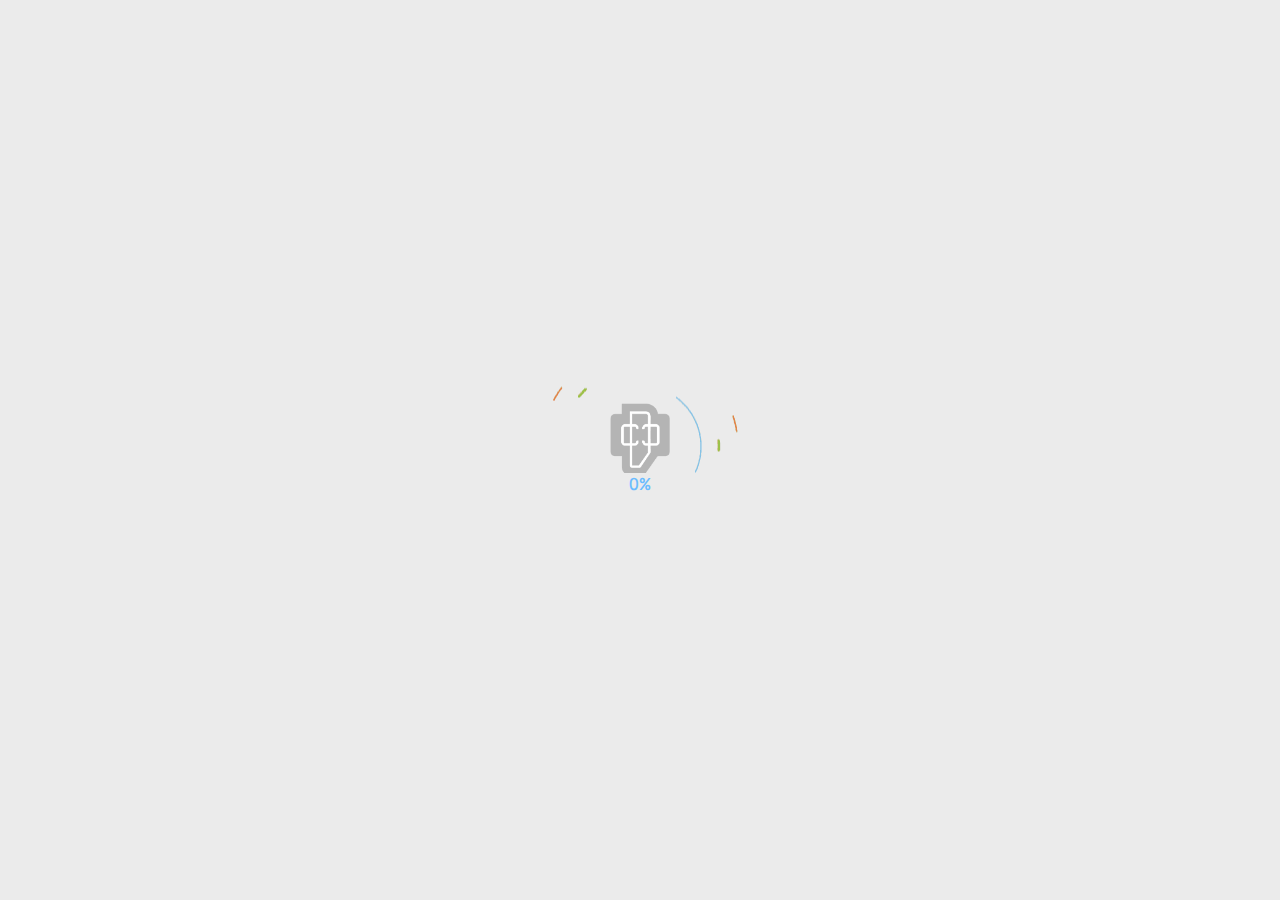
<file: index2.html>
<!DOCTYPE html>
<html class="no-js" lang="en">
<head>
	<meta charset="utf-8">
	<meta name="viewport" content="width=device-width, initial-scale=1.0">
	<meta name="theme-color" content="#06899D"/>
	<title>Dragon Capital Center2</title>
	<meta name="title" content="Dragon Capital Center | Startup + Fun" />
	<meta name="description" content="It's a place where creative genius people work, laugh, play and grow together to invent something. Something useful for people and life. Something that couldn't be anywhere else.">
	<meta name="keywords" content="dragon,capital,center,startup,dcc,fun,playful,chips,cookie,coco,nano,data,mining"/>

	<meta name="author" content="Dragon Capital Center">
	<link rel="author" href="https://plus.google.com/u/0/110270446180309877178">
	
	<link rel="shortcut icon" sizes="16x16 24x24 32x32 48x48 64x64" href="/img/favicon.ico">
	<link rel="apple-touch-icon" sizes="57x57" href="/img/favicon-57.png">
	<link rel="apple-touch-icon-precomposed" sizes="57x57" href="/img/favicon-57.png">
	<link rel="apple-touch-icon" sizes="72x72" href="/img/favicon-72.png">
	<link rel="apple-touch-icon" sizes="114x114" href="/img/favicon-114.png">
	<link rel="apple-touch-icon" sizes="120x120" href="/img/favicon-120.png">
	<link rel="apple-touch-icon" sizes="144x144" href="/img/favicon-144.png">
	<link rel="apple-touch-icon" sizes="152x152" href="/img/favicon-152.png">
	<meta name="application-name" content="Dragon Capital Center">
	<meta name="msapplication-TileImage" content="/img/favicon-144.png">
	<meta name="msapplication-TileColor" content="#06899D">

	
	<link rel="canonical" href="http://dragoncapital.center" />
	<meta property="og:locale" content="en_US" />
	<meta property="og:type" content="website" />
	<meta property="og:title" content="Dragon Capital Center | Startup + Fun" />
	<meta property="og:description" content="It's a place where creative genius people work, laugh, play and grow together to invent something. Something useful for people and life. Something that couldn't be anywhere else." />
	<meta property="og:image" content="http://dragoncapital.center/img/dragoncapital.jpg" />
	<meta property="og:url" content="http://dragoncapital.center" />
	<meta property="og:site_name" content="Dragon Capital Center" />
	<meta name="twitter:card" content="summary_large_image"/>
	<meta name="twitter:description" content="It's a place where creative genius people work, laugh, play and grow together to invent something. Something useful for people and life. Something that couldn't be anywhere else."/>
	<meta name="twitter:title" content="Dragon Capital Center | Startup + Fun"/>
	<meta name="twitter:site" content="@dragoncapitalid"/>
	<meta name="twitter:domain" content="dragoncapitalid"/>

	<script type="text/javascript" src="js/modernizr.js"></script>
	
	<link rel="stylesheet" type="text/css" href="css/font-awesome.min.css">
	<link rel="stylesheet" type="text/css" href="css/fontface.css">
	<link rel="stylesheet" type="text/css" href="css/cframe.min.css">
	<style>.dcc-preloader{top:0;right:0;bottom:0;left:0;z-index:25;background-color:#ebebeb;position:absolute}.dcc-preloader .dp-animate{width:250px}.dcc-preloader .dp-animate,.dcc-preloader .dp-container{top:50%;left:50%;position:absolute;-webkit-transform:translate(-50%,-50%);transform:translate(-50%,-50%);z-index:1}.dcc-preloader .dp-container{position:absolute;width:60px}.dcc-preloader .dp-container .dp-progress{height:70px}.dcc-preloader .dp-container .dp-progress .dp-logo{top:0;position:absolute;width:60px;height:70px;z-index:3}.dcc-preloader .dp-container .dp-progress .dp-progressback{top:0;position:absolute;background-color:#b4b4b4;width:60px;height:70px;z-index:2}.dcc-preloader .dp-container .dp-progress .dp-progressfront{bottom:24px;position:absolute;background-color:#6bbcff;width:60px;z-index:2}.dcc-preloader .dp-container .dp-progressval{color:#6bbcff;font-size:16px;font-weight:700}.sub-preloader{top:0;right:0;bottom:0;left:0;z-index:23;background:url(img/sub-preloader.gif) center no-repeat #ebebeb;position:absolute}.sub-preloader span{top:50%;left:50%;position:absolute;-webkit-transform:translate(-50%,-50%);transform:translate(-50%,-50%);color:#6bbcff}
	</style>
	<link rel="stylesheet" type="text/css" href="css/app.css">
</head>
<body class="home" data-state="0">
	
	<div class="dcc-preloader">
		<div class="dp-animate"><img src="img/preload.gif"></div>
		<div class="dp-container">
			<div class="dp-progress">
				<div class="dp-progressback"></div>
				<div class="dp-progressfront"></div>
				<div class="dp-logo"><img src="img/logo-preload.png"></div>
			</div>
			<div class="dp-progressval text-center">0%</div>
		</div>
	</div>
	
	<header id="header">		
		<div class="logo"><a href="http://www.dragoncapital.center/" title="Dragon Capital Center"><img src="img/logo.png" alt="Dragon Capital Center" width="66" height="98"></a></div>
		<div class="mainmenu">
			<div class="menu-toggle"><a href="#menu" class="menu-button"><span class="lines"></span></a></div>
			<div class="menu-items">
				<div class="top-nav home">
					<ul class="clearfix">
						<li class="f5"><a href="#rooftop" data-page="5" data-max="10" data-value="1"><span class="disabled"></span><span class="enabled"></span><span class="text">Rooftop</span></a></li>
						<li class="f6"><a href="#career" data-page="6" data-max="10" data-value="1"><span class="disabled"></span><span class="enabled"></span><span class="text">Career</span></a></li>						
						<li class="full f4"><a href="#illustrator" data-page="4" data-max="10" data-value="2"><span class="disabled"></span><span class="enabled"></span><span class="text">Illustrator Space</span></a></li>
						<li class="full f3"><a href="#creative" data-page="3" data-max="10" data-value="5"><span class="disabled"></span><span class="enabled"></span><span class="text">Creative Space</span></a></li>
						<li class="full f2"><a href="#developer" data-page="2" data-max="10" data-value="9"><span class="disabled"></span><span class="enabled"></span><span class="text">Developer Space</span></a></li>
						<li class="f1"><a href="#lobby" data-page="1" data-max="10" data-value="9"><span class="disabled"></span><span class="enabled"></span><span class="text">Lobby</span></a></li>
					</ul>
				</div>
				<div class="dcc-socials">
					<h4>Connect with us</h4>
					<ul>
						<li><a href="https://www.facebook.com/dragoncapitalid" target="_blank" title="Follow us on Facebook"><span class="fa fa-facebook"></span></a></li>
						<li><a href="https://twitter.com/@dragoncapitalID" target="_blank" title="Follow us on Twitter"><span class="fa fa-twitter"></span></a></li>
						<li><a href="https://www.youtube.com/channel/UCVlm9kvczsCvGaKcBBqT76g" target="_blank" title="Follow us on Youtube"><span class="fa fa-youtube-play"></span></a></li>
						<li><a href="https://www.linkedin.com/in/dragoncapital" target="_blank" title="Follow us on Linked In"><span class="fa fa-linkedin"></span></a></li>
					</ul>
					<div class="copyright">&copy;2015 Dragon Capital Center.<br>All Rights Reserved.</div>
				</div>
			</div>
		</div>
		
	</header>

	<section id="content">

		<div class="dcc-page" id="dcc-intro">
			<div id="dcc-home">
				<div class="dcc-building">
					<div class="dragon-building"><img data-src="img/dcc-building.jpg" data-hq="dcc-building-hq.jpg" data-medium="img/dcc-building-1440.jpg" data-tablet="img/dcc-building-1024.jpg" data-mobile="img/dcc-building-640.jpg" alt="Dragon Building" class="bg-lq"></div>
					<div class="dcc-plank">
						<a href="#start" class="start-now">
							<span class="off"><img src="img/start-a.jpg" alt="Click To Play" width="500" height="218"></span>
							<span class="on"><img src="img/start-b.jpg" alt="Click To Play" width="500" height="218"></span>
							<span class="on2x"><img src="img/start-c.jpg" alt="Click To Play" width="500" height="218"></span>
						</a>
					</div>
				</div>
				<div class="predcc-zeppelin">
					<div class="front-zeppelin">
						<div class="zep-img"><img src="img/zeppelin.png" alt="Zeppelin" width="500" height="202"></div>
						<div class="zep-led"><a href="http://www.dragoncapital.center/v1" title="Dragon Capital Center V1a"><span class="monitor"></span></a></div>
					</div>
					<div class="back-zeppelin">
						<img src="img/back-zeppelin.png" alt="Zeppelin" width="200" height="143">
					</div>
				</div>
			</div>
		</div>

		<div id="dcc-content">
			<div class="dcc-container">

				<div class="dcc-page">
					<div class="sub-preloader" id="preload-outspace"><span>50%</span></div>
					<div class="dcc-draggable" id="dcc-outspace">
						<div class="draggable draggable-normal">
							<div class="drag-background"><img data-src="img/outspace.jpg" data-hq="img/outspace-hq.jpg" data-medium="img/outspace-800.jpg" data-tablet="img/outspace-600.jpg" data-mobile="img/outspace-400.jpg" alt="Outspace" class="bg-lq" width="2400" height="1024"></div>
							<div class="drag-content">
								<div id="planet-scene">
									<div class="layer" data-depth="0.40">
										<div class="dcc-space" id="">
											<div class="planet planet-dev">
												<div class="planet-bg">
													<img src="img/planet-developer.png" alt="Developer Planet" width="744" height="744">
												</div>
												<div class="planet-content">

													<div class="dragon-hiring dragon-algorithm">
														<a href="#dragon-algorithm" data-dragon-id="dragon-algorithm">Algorithm Engineers</a>
														<div id="dragon-algorithm" class="reveal">
															<div class="hiring-content">
																<h3>Algorithm Engineers</h3>
																<p>You focus on the design, analysis, implementation, optimization, profiling and experimental evaluation of computer algorithms, bridging the gap between algorithm theory and practical applications of algorithms in software engineering.</p>
																<p>You work in line with our front end - back end developers, search engineers, data scientist and psychologicalists.</p>
																<h6>Requirement</h6>
																<p>Mathematics freak | Orthodox | Full Stack | Genius</p>
															</div>
															<div class="hiring-footer">
																<p>Send your CV and resume to: <strong><a href="mailto:join@dragoncapital.center">join@dragoncapital.center</a></strong></p>
															</div>
															
														</div>
													</div>

													<div class="dragon-hiring dragon-ios-developer">
														<a href="#dragon-ios-developer" data-dragon-id="dragon-ios-developer">IOS Developer</a>
														<div id="dragon-ios-developer" class="reveal">
															<div class="hiring-content">
																<h3>IOS Programmer</h3>
																<p>If you are an apple geek, then you might be the one we want to hire. Needless to say, we assume you already know what you are doing. It is a religion, it is a way of life, IOS programmers dedicate their life in achieving the best way to build apple apps so that human races can enjoy Job's legacy.</p>
																<p>You must aware of the new technology around Cupertino, all the time. Your passion to learn is as much as big as your passion to share with others.</p>
																<h6>Requirement</h6>
																<p>Max.35 yrs old | Cocoa &amp; Cocoa Touch | Xcode | Swift | Willing to share and learn | Idealistic and conceptive</p>
															</div>
															<div class="hiring-footer">
																<p>Send your CV and resume to: <strong><a href="mailto:join@dragoncapital.center">join@dragoncapital.center</a></strong></p>
															</div>
															
														</div>
													</div>

													<div class="dragon-hiring dragon-android-developer">
														<a href="#dragon-android-developer" data-dragon-id="dragon-android-developer">Android Developer</a>
														<div id="dragon-android-developer" class="reveal">
															<div class="hiring-content">
																<h3>Android Developer</h3>
																<p>Talking android, you must have a clear idea of how Android is evolving through different versions. We at DCC believe that Android is first created to make life simple. Therefore becoming an Android Programmer is not only making synchronization with the web layout but also building a better one.</p>
																<p>We are looking people who can make powerful applications that can change people's life and can see the world from a different perspective.</p>
																<h6>Requirement</h6>
																<p>Max.35 yrs old | Android NDK | Android ADT | Eclipse IDE | Willing to share and learn | Idealistic and conceptive</p>
															</div>
															<div class="hiring-footer">
																<p>Send your CV and resume to: <strong><a href="mailto:join@dragoncapital.center">join@dragoncapital.center</a></strong></p>
															</div>
															
														</div>
													</div>

													<div class="dragon-hiring dragon-system-admin">
														<a href="#dragon-system-admin" data-dragon-id="dragon-system-admin">DevOps</a>
														<div id="dragon-system-admin" class="reveal">
															<div class="hiring-content">
																<h3>Developer Operational</h3>
																<p>As the guardian angel, of every technical problem. Capable of creating a reliable operation of computer systems.</p>
																<p>You have to ensure the security, performance, resources, and the specification meet the needs of the users.</p>
																<h6>Requirement</h6>
																<p>Max 35 years old | Familiar with Cloud Computing</p>
															</div>
															<div class="hiring-footer">
																<p>Send your CV and resume to: <strong><a href="mailto:join@dragoncapital.center">join@dragoncapital.center</a></strong></p>
															</div>
															
														</div>
													</div>

													<div class="dragon-hiring dragon-ux-engineers">
														<a href="#dragon-ux-engineers" data-dragon-id="dragon-ux-engineers">UX Engineers</a>
														<div id="dragon-ux-engineers" class="reveal">
															<div class="hiring-content">
																<h3>UX Engineers</h3>
																<p>You will work in line with Researchers and Designers to define and deliver new features, test new concepts and assist in final implementation. Details are critical as you iterate on complex interactions, animations and pixel-perfect visual designs.</p>
																<p>The happiness of users is your satisfaction.</p>
																<h6>Requirement</h6>
																<p>Max 35 years old | Familiar with development on websites and mobile platforms</p>
															</div>
															<div class="hiring-footer">
																<p>Send your CV and resume to: <strong><a href="mailto:join@dragoncapital.center">join@dragoncapital.center</a></strong></p>
															</div>
															
														</div>
													</div>

													<div class="dragon-hiring dragon-data-scientists">
														<a href="#dragon-data-scientists" data-dragon-id="dragon-data-scientists">Data Scientists</a>
														<div id="dragon-data-scientists" class="reveal">
															<div class="hiring-content">
																<h3>Data Scientists</h3>
																<p>Have faith in analytics, computer science and applications, modeling, statistics, and math. Posses strong ability to communicate findings to business divisions and developer team, pick the right problems that have the most value.</p>
																<p>You are part an analyst and part an artist. Can look data from many different angles; determine what it means, then recommend ways to apply the data.</p>
																<h6>Requirement</h6>
																<p>Big Data | Small Data | Meta Data | Micro Data | Nano Data</p>
															</div>
															<div class="hiring-footer">
																<p>Send your CV and resume to: <strong><a href="mailto:join@dragoncapital.center">join@dragoncapital.center</a></strong></p>
															</div>
															
														</div>
													</div>

													<div class="dragon-hiring dragon-backend-developer">
														<a href="#dragon-backend-developer" data-dragon-id="dragon-backend-developer">Back End Developer</a>
														<div id="dragon-backend-developer" class="reveal">
															<div class="hiring-content">
																<h3>Back End Developer</h3>
																<p>You primarily develop and maintain the core functional logic and operations of a software or information system. The key job is to ensure that the data or services requested by the front-end system or software are delivered through programmatic means.</p>
																<p>Experienced in building search engine, social media, online media, portal news, e-commerce, etc. A master on algorithm query of search engine and database.</p>
																<h6>Requirement</h6>
																<p>Max.35 yrs old | Laravel framework | AngularJS | PHP | Aware of new programming language | Willing to share as a team</p>
															</div>
															<div class="hiring-footer">
																<p>Send your CV and resume to: <strong><a href="mailto:join@dragoncapital.center">join@dragoncapital.center</a></strong></p>
															</div>
															
														</div>
													</div>

													<div class="dragon-hiring dragon-frontend-developer">
														<a href="#dragon-frontend-developer" data-dragon-id="dragon-frontend-developer">Front End Developer</a>
														<div id="dragon-frontend-developer" class="reveal">
															<div class="hiring-content">
																<h3>Front End Developer</h3>
																<p>Understanding of layout aesthetics and a rigor for programming are prerequisites in the front-end web developer job description. have a depth knowledge of web technologies gained from research and professional experience.</p>
																<p>In addition, understanding of the entire web development process with some back-end knowledge and experience on adaptive, responsive or hybrid design.</p>
																<h6>Requirement</h6>
																<p>Max.35 yrs old | HTML5 | CSS3 | Javascript | UI &amp; UX | Adobe skills</p>
															</div>
															<div class="hiring-footer">
																<p>Send your CV and resume to: <strong><a href="mailto:join@dragoncapital.center">join@dragoncapital.center</a></strong></p>
															</div>
															
														</div>
													</div>

													<div class="dragon-hiring dragon-search-engineers">
														<a href="#dragon-search-engineers" data-dragon-id="dragon-search-engineers">Search Engineers</a>
														<div id="dragon-search-engineers" class="reveal">
															<div class="hiring-content">
																<h3>Search Engineers</h3>
																<p>Build scalable and distributed search system: content extraction, indexing and query interfaces.></p>
																<p>Work with complex data structure and apply out of the box thinking to propose creative ways to extract most out of data with various degree of quality. You contribute to the design and architecture of the project.</p>
																<h6>Requirement</h6>
																<p>NodeJS | PHP | Laravel Framework| Java | C++ | Elastic Search</p>
															</div>
															<div class="hiring-footer">
																<p>Send your CV and resume to: <strong><a href="mailto:join@dragoncapital.center">join@dragoncapital.center</a></strong></p>
															</div>
															
														</div>
													</div>
												</div>
											</div>
											<div class="planet planet-creative">
												<div class="planet-bg">
													<img src="img/planet-creative.png" alt="Creative Planet" width="550" height="661">
												</div>
												<div class="planet-content">
													
													<div class="dragon-hiring dragon-2d-animator">
														<a href="#dragon-2d-animator" data-dragon-id="dragon-2d-animator">2D Animator</a>
														<div id="dragon-2d-animator" class="reveal">
															<div class="hiring-content">
																<h3>2D Animator</h3>
																<p>You would have strong teamwork skills the ability to follow direction and work hands on with our Art Director. Slice assets for the Engineering team. Work closely with the Art team for any user interface art needs.</p>
																<p>Effectively communicate conceptual ideas and detailed designs both verbally and visually. Good professional graphic design skills including illustration, animation and computer graphic design.</p>
																<h6>Requirement</h6>
																<p>After Effects | Photoshop | Flash | Intuos Pro</p>
															</div>
															<div class="hiring-footer">
																<p>Send your CV and resume to: <strong><a href="mailto:join@dragoncapital.center">join@dragoncapital.center</a></strong></p>
															</div>
															
														</div>
													</div>

													<div class="dragon-hiring dragon-copywriter">
														<a href="#dragon-copywriter" data-dragon-id="dragon-copywriter">Copywriter</a>
														<div id="dragon-copywriter" class="reveal">
															<div class="hiring-content">
																<h3>Copywriter</h3>
																<p>Eat. Sleep. Type. Repeat. You love to find and write contents knowing the contents you type will change many people's life. Yes correct, life changer. You can fill in our sites with great contents and passion, you are the dictionary and wikipedia God of the universe.</p>
																<p>You know bahasa Indonesia well while English and Mandarin will also be a great advantage.</p>
																<h6>Requirement</h6>
																<p>Max.30 years old | 10 fingers typewriters | Target oriented</p>
															</div>
															<div class="hiring-footer">
																<p>Send your CV and resume to: <strong><a href="mailto:join@dragoncapital.center">join@dragoncapital.center</a></strong></p>
															</div>
															
														</div>
													</div>

													<div class="dragon-hiring dragon-administrator">
														<a href="#dragon-administrator" data-dragon-id="dragon-administrator">Administrator</a>
														<div id="dragon-administrator" class="reveal">
															<div class="hiring-content">
																<h3>Administrator</h3>
																<p>Part of the job is to administer and moderate all the little things at our website and app. You decide who win, lose or draw. You decide which is right, which is wrong and which is which.</p>
																<p>You are the judge when things can really become pre-judgemental and need a life-saving decision making. We don't want you to play God, but in some cases you are.</p>
																<h6>Requirement</h6>
																<p>Max.30 years old | Internet Savvy</p>
															</div>
															<div class="hiring-footer">
																<p>Send your CV and resume to: <strong><a href="mailto:join@dragoncapital.center">join@dragoncapital.center</a></strong></p>
															</div>
															
														</div>
													</div>

													<div class="dragon-hiring dragon-art-director">
														<a href="#dragon-art-director" data-dragon-id="dragon-art-director">Art Director</a>
														<div id="dragon-art-director" class="reveal">
															<div class="hiring-content">
																<h3>Art Director</h3>
																<p>You will in charge of the overall visual appearance aesthetically and how it communicates visually. As a creative, you also have to use your strong vision of art to develop a great concept on all platforms.</p>
																<p>You are the art itself.</p>
																<h6>Requirement</h6>
																<p>Max 35 years old | Creative Thinker | Never Give Up on Things</p>
															</div>
															<div class="hiring-footer">
																<p>Send your CV and resume to: <strong><a href="mailto:join@dragoncapital.center">join@dragoncapital.center</a></strong></p>
															</div>
															
														</div>
													</div>

													<div class="dragon-hiring dragon-ui-ux-designer">
														<a href="#dragon-ui-ux-designer" data-dragon-id="dragon-ui-ux-designer">UI/UX Designer</a>
														<div id="dragon-ui-ux-designer" class="reveal">
															<div class="hiring-content">
																<h3>UI/UX Designer</h3>
																<p>Your main task will be to architect structured sets of views for data-driven applications. You will also be part of the Design Team tasked with eliciting/synthesizing requirements from users and wireframes that can then be implemented by the in-house Dev Team.</p>
																<p>We rely on you to design the apps interface that is user-friendly, interactive, applicable, and easy-to-use.</p>
																<h6>Requirement</h6>
																<p>Max.35 yrs old | Android &amp; IOS | Adobe skills</p>
															</div>
															<div class="hiring-footer">
																<p>Send your CV and resume to: <strong><a href="mailto:join@dragoncapital.center">join@dragoncapital.center</a></strong></p>
															</div>
															
														</div>
													</div>

												</div>
											</div>
											<div class="planet planet-illustrator">
												<div class="planet-bg">
													<img src="img/planet-illustrator.png" alt="Illustrator Planet" width="432" height="528">
												</div>
												<div class="planet-content">
													
													<div class="dragon-hiring dragon-vector-illustrator">
														<a href="#dragon-vector-illustrator" data-dragon-id="dragon-vector-illustrator">Vector Illustrator</a>
														<div id="dragon-vector-illustrator" class="reveal">
															<div class="hiring-content">
																<h3>Vector Artist</h3>
																<p>There are many kind of Illustration technique this world, which have different meaning. You must be able to create stunning vector artwork, fun and user-friendly. You will be part of the illustrator team.</p>
																<p>We look for people who have vector drawing skill, the juicy idea, cooperate with a team, and friendly.</p>
																<h6>Requirement</h6>
																<p>Max. 35 years old | Great Wacom Skill | Communicative | Creative &amp; Fun</p>
															</div>
															<div class="hiring-footer">
																<p>Send your CV and resume to: <strong><a href="mailto:join@dragoncapital.center">join@dragoncapital.center</a></strong></p>
															</div>
															
														</div>
													</div>

													<div class="dragon-hiring dragon-2d-illustrator">
														<a href="#dragon-2d-illustrator" data-dragon-id="dragon-2d-illustrator">2D Illustrator</a>
														<div id="dragon-2d-illustrator" class="reveal">
															<div class="hiring-content">
																<h3>Digital Illustrator</h3>
																<p>Imagination is abstract and unlimited. Through illustration, all dreams and imaginations become true. You should be able to deliver the message with your artwork. You're not alone, you can meet fellow illustrator who share the same passion.</p>
																<p>We look for people who are ridiculously creative, imaginative, have distinguished drawing skill, and willing to work as a team.</p>
																<h6>Requirement</h6>
																<p>Max. 35 years old | Great Wacom Skill | Great sense of Humour | Creative &amp; Fun</p>
															</div>
															<div class="hiring-footer">
																<p>Send your CV and resume to: <strong><a href="mailto:join@dragoncapital.center">join@dragoncapital.center</a></strong></p>
															</div>
															
														</div>
													</div>

													<div class="dragon-hiring dragon-3d-illustrator">
														<a href="#dragon-3d-illustrator" data-dragon-id="dragon-3d-illustrator">3D Illustrator</a>
														<div id="dragon-3d-illustrator" class="reveal">
															<div class="hiring-content">
																<h3>3D Artist</h3>
																<p>If you like to create an object from different perspective in digital world, then you might be the one we want to hire. You must be able to build 3D characters and environments that are based on the concept art. Create the models' surfaces or skins, paint, wrap 2D textures, and lighting on a digital frame.</p>
																<p>Don't be afraid to explore your skill or execute great idea into your artwork. You can discover something new for the very first time and share with others who have same passion with you.</p>
																<h6>Requirement</h6>
																<p>Max. 35 years old | 3D Max/ Maya | Cinema 4D also be a great advantage | Good at texturing | Innovative</p>
															</div>
															<div class="hiring-footer">
																<p>Send your CV and resume to: <strong><a href="mailto:join@dragoncapital.center">join@dragoncapital.center</a></strong></p>
															</div>
															
														</div>
													</div>
												</div>
											</div>
										</div>
									</div>
								</div>
							</div>
						</div>
						<div class="drag-nav drag-nav-outspace">
							<div class="drag-prev draggie"><span class="fa fa-angle-left"></span></div>
							<div class="drag-next draggie"><span class="fa fa-angle-right"></span></div>
						</div>
						<div class="drag-nav drag-nav-outspace-mobile">
							<div class="drag-prev draggie"><span class="fa fa-angle-left"></span></div>
							<div class="drag-next draggie"><span class="fa fa-angle-right"></span></div>
						</div>
					</div>
				</div>
				
				<div class="sky-separator"></div>

				<div class="dcc-page">
					<div class="sub-preloader" id="preload-rooftop"><span>50%</span></div>
					<div class="dcc-draggable" id="dcc-rooftop">
						<div class="draggable draggable-normal">
							<div class="drag-background"><img data-src="img/rooftop.jpg" data-hq="img/rooftop-hq.jpg" data-medium="img/rooftop-800.jpg" data-tablet="img/rooftop-600.jpg" data-mobile="img/rooftop-400.jpg" alt="Rooftop" class="bg-lq" width="2400" height="1024"></div>
							<div class="drag-content">
								<div class="rooftop-content">
									<p><span class="launcher-content"></span></p>
								</div>
								<div class="rocket-holder">
									<div class="rocket">
										<div class="rocket-body"><img src="img/rocket.png" alt="Rocket" width="200" height="640"></div>
										<div class="rocket-fire"><div class="fire-animation"></div></div>
										<div class="rocket-smoke"><div class="smoke-animation"></div></div>
										<a href="#dcc-outspace" class="btn-launch rippling"><span><img src="img/launch-button.png" alt="Launch Now" width="102" height="102"></span></a>
									</div>
								</div>
							</div>
						</div>
						<div class="drag-nav drag-nav-rooftop">
							<div class="drag-prev draggie"><span class="fa fa-angle-left"></span></div>
							<div class="drag-next draggie"><span class="fa fa-angle-right"></span></div>
						</div>
					</div>
				</div>

				<div class="floor-separator"></div>

				<div class="dcc-page">
					<div class="sub-preloader" id="preload-illustrator"><span>50%</span></div>
					<div class="dcc-draggable" id="dcc-illustrator">
						<div class="draggable draggable-wide">
							<div class="drag-background"><img data-src="img/illustrator.jpg" data-hq="img/illustrator-hq.jpg" data-medium="img/illustrator-800.jpg" data-tablet="img/illustrator-600.jpg" data-mobile="img/illustrator-400.jpg" alt="Illustrator" class="bg-lq" width="4000" height="1024"></div>
							<div class="drag-content">
								<div class="mascot-holder mascot-bebek">
									<div class="mascot"></div>
								</div>
								<div class="team-content">

									<div class="dragon dragon-bebek">
										<a href="#dragon-bebek" class="dragon-btn"></a>
										<div class="popup-content open-top-left">
											<img src="img/dragoners/bebek.png" alt="Chips" width="200" height="200">
											<div class="details">
												<h4>Chips</h4>
												<h5>D'Brainious</h5>
												<p>Duck with banana.. that's it.... well it's an affair, maybe we'll tell you later about his background. Genius, arrogant and always have an evil plan to make people get away from him. He expresses his ingenuity by making an advanced tools to support all the plans he made. With all the advantages, Chips still need one thing to overcome the luck he doesn't have.</p>
												<h6>Skills &amp; Special Attribute</h6>
												<p>Rarest Species, Lack Luck Duck, Genius</p>
											</div>
										</div>
									</div>

									<div class="dragon dragon-aji">
										<a href="#dragon-aji" class="dragon-btn"></a>
										<div class="popup-content open-top-right">
											<img src="img/dragoners/aji.png" alt="Aji" width="200" height="200">
											<div class="details">
												<h4>Aji</h4>
												<h5>Urban Artist</h5>
												<p>He has been around the art field for years and does not have any intention to leave. He has his own touch in his artworks; urban-style. He likes to explore creating art on various media like mural, sculpting, carpentry, etc.</p>
												<h6>Skills &amp; Special Attribute</h6>
												<p>Metalhead, Softhearted, Cat Lover, Smoke Bender, Gloomy Artist</p>
											</div>
										</div>
									</div>

									<div class="dragon dragon-beny">
										<a href="#dragon-beny" class="dragon-btn"></a>
										<div class="popup-content">
											<img src="img/dragoners/beny.png" alt="Beny" width="200" height="200">
											<div class="details">
												<h4>Beny</h4>
												<h5>Hardboiled Dreamer</h5>
												<p>A boy who so love the world of scribbles and doodles, that he makes that world his proffession. From illustration to comic, anything related to drawing, he'd do it. An action figure collector and video games nerd. Also, a movie, comic, novel, anime, tokusatsu, superhero, and sci-fi maniac.</p>
												<h6>Skills &amp; Special Attribute</h6>
												<p>Ally of Justice, Cyborg Creator, Burning Fingers</p>
											</div>
										</div>
									</div>

									<div class="dragon dragon-hana">
										<a href="#dragon-hana" class="dragon-btn"></a>
										<div class="popup-content">
											<img src="img/dragoners/hana.png" alt="Hana" width="200" height="200">
											<div class="details">
												<h4>Hana</h4>
												<h5>Alpha Female</h5>
												<p>A self-taught artist, illustrator, character designer, animation enthusiast, and a huge admirer of Walt Disney's movies. She was a drawing geek in her early childhood, with sketchbook and pen always in her hand, and forever on her journey to be a better artist. She studies theology and has interest in philosophy. She spends her spare time drawing and doodling.</p>
												<h6>Skills &amp; Special Attribute</h6>
												<p>Drawing, Critical thinking</p>
											</div>
										</div>
									</div>

									<div class="dragon dragon-mizan">
										<a href="#dragon-mizan" class="dragon-btn"></a>
										<div class="popup-content open-top-right">
											<img src="img/dragoners/mizan.png" alt="Mizan" width="200" height="200">
											<div class="details">
												<h4>Mizan</h4>
												<h5>General Secretary of Interface</h5>
												<p>Originated from West Sumatra, he came to DCC and joined the team, with hope for new adventure. He is the perfect guy to talk about branding and business with. He hopped into creative field as a photographer, freelancer, and graphic designer.</p>
												<h6>Skills &amp; Special Attribute</h6>
												<p>Idea Source, Psychology Enthusiast, Run Lover</p>
											</div>
										</div>
									</div>

									<div class="dragon dragon-arie">
										<a href="#dragon-arie" class="dragon-btn"></a>
										<div class="popup-content open-top-left">
											<img src="img/dragoners/arie.png" alt="Arie" width="200" height="200">
											<div class="details">
												<h4>Arie</h4>
												<h5>Double Agent CIA &amp; KGB</h5>
												<p>He is a mixed-blood, but not a blue blood (unfortunately). All we can say about him is, he loves to be part of this team. He is a fan of anything Japanese, most particular, manga and anime. He is a passionate ping-pong champion amongst the team, loves music, and his wife and child.</p>
												<h6>Skills &amp; Special Attribute</h6>
												<p>Sensitive with color, photo retouch, digital imaging, profound at ping pong and sociable.</p>
											</div>
										</div>
									</div>

									<div class="dragon dragon-kun">
										<a href="#dragon-kun" class="dragon-btn"></a>
										<div class="popup-content open-bottom-left">
											<img src="img/dragoners/kun.png" alt="Kun" width="200" height="200">
											<div class="details">
												<h4>Kuncoro</h4>
												<h5>Angel of Interface</h5>
												<p>His favorite subject in high school was art class. He then started off from there to get in design world. And now, he happily ended up here with us. To do design is his passion so far, no intention of moving on.</p>
												<h6>Skills &amp; Special Attribute</h6>
												<p>Quick Learner, Dream Chaser, Food Lover</p>
											</div>
										</div>
									</div>

									<div class="dragon dragon-frans">
										<a href="#dragon-frans" class="dragon-btn"></a>
										<div class="popup-content open-top-right">
											<img src="img/dragoners/frans.png" alt="Frans" width="200" height="200">
											<div class="details">
												<h4>Frans</h4>
												<h5>Dr. Frankenstein</h5>
												<p>Design has changed his life and he is now a part of our team. Starting his career at DCC has grown his interest in printing field and digital design to give visual communication solution. A street-food lover, especially ci cong fan, sports-game player, and Korean variety shows enthusiast. His dream is to spread his vibe to people around the world.</p>
												<h6>Skills &amp; Special Attribute</h6>
												<p>Natural vibrator, basic pingpong skill, pinkie toe claper</p>
											</div>
										</div>
									</div>

									<div class="dragon dragon-mogri">
										<a href="#dragon-mogri" class="dragon-btn"></a>
										<div class="popup-content open-top-left">
											<img src="img/dragoners/mogri.png" alt="Mogri" width="200" height="200">
											<div class="details">
												<h4>Mogri</h4>
												<h5>Doodle King</h5>
												<p>Here is the one who gets to be asked to draw all the time. He draws funny, silly and brainless things (just like the artist, lol!). This hobby of his becomes his occupation. A passionate lover of 'kupang lontong' and 'tahu campur'. An artbook hoarder.</p>
												<h6>Skills &amp; Special Attribute</h6>
												<p>Super duper ultra mega hyper ultimate digestive organs, Pro karaoke singer</p>
											</div>
										</div>
									</div>

									<div class="dragon dragon-dike">
										<a href="#dragon-dike" class="dragon-btn"></a>
										<div class="popup-content open-top-left">
											<img src="img/dragoners/dike.png" alt="Dike" width="200" height="200">
											<div class="details">
												<h4>Dike</h4>
												<h5>Prince of Marvel</h5>
												<p>A fabulous person in DCC. He has a passion to draw since in his mother's womb, and is striving to expand his skill. Having so many dreams sure is fun and challenging, but his number one on the list is to be a notable, inspirational figure, like Sir Walt Disney. He is very fond of The Beatles, Bee Gees, and 90's movies.</p>
												<h6>Skills &amp; Special Attribute</h6>
												<p>Intergalactic Worker, Anatomist, Fabulous Hair</p>
											</div>
										</div>
									</div>

									<div class="dragon dragon-acai">
										<a href="#dragon-acai" class="dragon-btn"></a>
										<div class="popup-content open-top-left">
											<img src="img/dragoners/acai.png" alt="Acai" width="200" height="200">
											<div class="details">
												<h4>Acai</h4>
												<h5>The Highlander</h5>
												<p>The senior amongst the team is 'Acai'. He is the most advanced in experience and age, having been in creative industry for over 17 years. He is one of the most beloved team members for his humility and smiles all around the clock.</p>
												<h6>Skills &amp; Special Attribute</h6>
												<p>Vector Expert, ability in lay outing, digital imaging</p>
											</div>
										</div>
									</div>

									<div class="dragon dragon-jesslyn">
										<a href="#dragon-jesslyn" class="dragon-btn"></a>
										<div class="popup-content open-top-left">
											<img src="img/dragoners/jesslyn.png" alt="Jesslyn" width="200" height="200">
											<div class="details">
												<h4>Jesslyn</h4>
												<h5>The Keeper of Wonderland</h5>
												<p>With an (peculiarly..) IT background, Jesslyn didn't stop dreaming to become a proffesional illustrator one day. She plays Beethoven, Bach, Mozart and their friends. She is a patient piano teacher to little kiddos, and one of her roles in Dragon is to bring smiles, joy, and rainbows.</p>
												<h6>Skills &amp; Special Attribute</h6>
												<p>Pingpong player, draw cute things, super friendly</p>
											</div>
										</div>
									</div>

									<div class="dragon dragon-iqbal">
										<a href="#dragon-iqbal" class="dragon-btn"></a>
										<div class="popup-content open-top-left">
											<img src="img/dragoners/iqbal.png" alt="Iqbal" width="200" height="200">
											<div class="details">
												<h4>Iqbal</h4>
												<h5>Emperor of RGB</h5>
												<p>He is passionate in drawing since he was a boy. He has experience working in animation studios. Other from drawing, he loves music and basketball. Happily married, with one wife and one child.</p>
												<h6>Skills &amp; Special Attribute</h6>
												<p>Music Hero, Environment Master</p>
											</div>
										</div>
									</div>

									<div class="dragon dragon-fano">
										<a href="#dragon-fano" class="dragon-btn"></a>
										<div class="popup-content open-top-left">
											<img src="img/dragoners/fano.png" alt="Fano" width="200" height="200">
											<div class="details">
												<h4>Fano</h4>
												<h5>The Notorious Giant</h5>
												<p>A guy who loves challenges and dislikes monotonous routine, which is why he chose his career in start-up company. His long time passion in physic, math, logic and psychology nurtured him well to face problems which involve attention to details and logic. He is a problem solver who loves to meet new people.</p>
												<h6>Skills &amp; Special Attribute</h6>
												<p>User Centered Design, Data Collecting, Wireframe Designing, User Interview</p>
											</div>
										</div>
									</div>

									<div class="dragon-bg"></div>

								</div>

							</div>
						</div>
						<div class="drag-nav drag-nav-illustrator">
							<div class="drag-prev draggie"><span class="fa fa-angle-left"></span></div>
							<div class="drag-next draggie"><span class="fa fa-angle-right"></span></div>
						</div>
					</div>
				</div>

				<div class="floor-separator"></div>

				<div class="dcc-page">
					<div class="sub-preloader" id="preload-creative"><span>50%</span></div>
					<div class="dcc-draggable" id="dcc-creative">
						<div class="draggable draggable-wide">
							<div class="drag-background"><img data-src="img/creative.jpg" data-hq="img/creative-hq.jpg" data-medium="img/creative-800.jpg" data-tablet="img/creative-600.jpg" data-mobile="img/creative-400.jpg" alt="Creative" class="bg-lq" width="4000" height="1024"></div>
							<div class="drag-content">
								<div class="mascot-holder mascot-bear">
									<div class="mascot"></div>
								</div>
								<div class="team-content">

									<div class="dragon dragon-bear">
										<a href="#dragon-bear" class="dragon-btn"></a>
										<div class="popup-content open-top-left">
											<img src="img/dragoners/bear.png" alt="">
											<div class="details">
												<h4>Coco</h4>
												<h5>The Shoppingticated</h5>
												<p>Coco is a lovely, cheerful and shopaholic bear who came from a wealthy family, raised in an urban environment makes Coco aware about style and fashions. Coco is an independent girl, she doesn't get a lot of money from her parents, so she works as an actress to fulfill her desire to shop.</p>
												<h6>Skills &amp; Special Attribute</h6>
												<p>Talkative, Friendly, Attention Seeker, Magical Purse</p>
											</div>
										</div>
									</div>

									<div class="dragon dragon-rajiv">
										<a href="#dragon-rajiv" class="dragon-btn"></a>
										<div class="popup-content open-top-right">
											<img src="img/dragoners/rajiv.png" alt="Rajiv" width="200" height="200">
											<div class="details">
												<h4>Rajiv</h4>
												<h5>Digital Vampire</h5>
												<p>An architect of strategy at DCC. He does no ordinary digital marketing strategies, but it ain't a problem because he loves challenges. His passion is still to be a classy propaganda initiator.</p>
												<h6>Skills &amp; Special Attribute</h6>
												<p>Classy Propaganda Maker</p>
											</div>
										</div>
									</div>

									<div class="dragon dragon-diaz">
										<a href="#dragon-diaz" class="dragon-btn"></a>
										<div class="popup-content open-top-right">
											<img src="img/dragoners/diaz.png" alt="Diaz" width="200" height="200">
											<div class="details">
												<h4>Diaz</h4>
												<h5>The Mind &amp; Mental Rapist</h5>
												<p>The one who sees every person in the room and analyze every behaviour is our psycho-logicalist. She knows what we do even before we do it, she predicts every movement, nothings misses from her eyes. She likes physics, chemistry, politic, philosophy, and culture.</p>
												<h6>Skills &amp; Special Attribute</h6>
												<p>Brainstorming Master, Mind Reader, Psychological Test, Psychology, a bit of this and that</p>
											</div>
										</div>
									</div>

									<div class="dragon dragon-asad">
										<a href="#dragon-asad" class="dragon-btn"></a>
										<div class="popup-content open-top-right">
											<img src="img/dragoners/asad.png" alt="Asad" width="200" height="200">
											<div class="details">
												<h4>Asad</h4>
												<h5>The Equalizer</h5>
												<p>He was on air broadcasting music to his faithful listener for quite some years. He then landed on DCC, in charge of producing crazy ideas to make things go viral on social media. Also, a walking contradiction of music, books, movies, and football.</p>
												<h6>Skills &amp; Special Attribute</h6>
												<p>Story writer, Social media analyst, Storyteller, MC, Balance holder</p>
											</div>
										</div>
									</div>

									<div class="dragon dragon-arip">
										<a href="#dragon-arip" class="dragon-btn"></a>
										<div class="popup-content open-top-right">
											<img src="img/dragoners/arip.png" alt="Arip" width="200" height="200">
											<div class="details">
												<h4>Arif</h4>
												<h5>Delusional Ranger</h5>
												<p>He aspires to revive the beauty of 2D animation in the world who is shifting its heart to 3D. He is eager to make short animations in the future. He loves Japanese culture, movies, drama, music, and an otaku freak. He is also a devoted fan of Street Fighter series, not just the game but the whole concept of it. Arif is a toy and action figure collecter, and lover of all cute things.</p>
												<h6>Skills &amp; Special Attribute</h6>
												<p>Digital 2D Animation, Cut-out Animation, 3d Modelling, Vector</p>
											</div>
										</div>
									</div>

									<div class="dragon dragon-corry">
										<a href="#dragon-corry" class="dragon-btn"></a>
										<div class="popup-content open-top-left">
											<img src="img/dragoners/corry.png" alt="Corry" width="200" height="200">
											<div class="details">
												<h4>Corry</h4>
												<h5>Dot Connector</h5>
												<p>A fresh designer in the world of creative and digital industry. His task is to be the vessel of ideas from around him, and turn them into concepts based on user's necessity. He likes to observe people and life, searching for pattern and asking questions. Outside the office hour, he is a runner and a reader. A few of his favorite things are fringes, wigs, and weird stuff.</p>
												<h6>Skills &amp; Special Attribute</h6>
												<p>Junior Polymath, Growth Mindset, Newbie Listener &amp; Your Lover</p>
											</div>
										</div>
									</div>

									<div class="dragon dragon-cynthia">
										<a href="#dragon-cynthia" class="dragon-btn"></a>
										<div class="popup-content open-top-left">
											<img src="img/dragoners/cynthia.png" alt="Cynthia" width="200" height="200">
											<div class="details">
												<h4>Cynthia</h4>
												<h5>Sentence Chamber</h5>
												<p>Her background is from DKV Animation, but now she choose to create beautiful words and sentences. She formerly worked at Production House as an designer & copywriter. Cynthia loves creative industry because she can express and explore many things.</p>
												<h6>Skills &amp; Special Attribute</h6>
												<p>Food Lover, Personality Reader, Peace Keeper, Sociable</p>
											</div>
										</div>
									</div>

									<div class="dragon dragon-awe">
										<a href="#dragon-awe" class="dragon-btn"></a>
										<div class="popup-content open-top-left">
											<img src="img/dragoners/awe.png" alt="Awe" width="200" height="200">
											<div class="details">
												<h4>Awe</h4>
												<h5>The Cyber Hitman</h5>
												<p>Formerly known as Khrisnawan Adhie, basicly is a creative people who turn into the dark side as a marketer. love to identify and promote the goods and services desired by a set of consumers.  First time at cyberspace since MIRC and web 2.0 era. Always follow the information about art, design, movies, technology, internet world, urban culture, and music update.</p>
												<h6>Skills &amp; Special Attribute</h6>
												<p>Art and Design, UI/UX, ecommerce, native + digital marketing, and skateboarding.</p>
											</div>
										</div>
									</div>

									<div class="dragon dragon-borton">
										<a href="#dragon-borton" class="dragon-btn"></a>
										<div class="popup-content open-top-left">
											<img src="img/dragoners/borton.png" alt="Borton" width="200" height="200">
											<div class="details">
												<h4>Borton</h4>
												<h5>Nano Data Dracula</h5>
												<p>He's the crazy brain behind all of these, he pushes and makes us believe that there is nothing we can't do, he is an optimist who makes us believe that this team can create and invent great things to serve and enhance the way people lives their life. His vision paving the long road we take in this journey. His experiences makes us aware of every obstacles ahead. His presence in this team is so important as he is both our friend and leader who always eat last and make us feel secure to take every risk.</p>
												<h6>Skills &amp; Special Attribute</h6>
												<p>Psychologicalist, Psychedelic, Time Traveller, Telekinesis, Steeple Chase Runner, Nano Data Engineering, User Interface, Experience Engineering, Right Brainer</p>
											</div>
										</div>
									</div>

									<div class="dragon dragon-yori">
										<a href="#dragon-yori" class="dragon-btn"></a>
										<div class="popup-content open-bottom-left">
											<img src="img/dragoners/yori.png" alt="Yori" width="200" height="200">
											<div class="details">
												<h4>Yori</h4>
												<h5>Creature of Alphabet</h5>
												<p>Yori is a person who in charge to communicating products to mass audience. He incorporates unique concepts, arts and marketing techniques. He creates accurate ways to communicate products using his extensive knowledge. His interest in digital media world enables him to find new and interesting things.</p>
												<h6>Skills &amp; Special Attribute</h6>
												<p>Thinking, Writing, Reading, Gaming, Sleeping</p>
											</div>
										</div>
									</div>

									<div class="dragon dragon-stephanie">
										<a href="#dragon-stephanie" class="dragon-btn"></a>
										<div class="popup-content open-top-left">
											<img src="img/dragoners/stephanie.png" alt="Stephanie" width="200" height="200">
											<div class="details">
												<h4>Stephanie</h4>
												<h5>Mutant Angel</h5>
												<p>Her favorite activity is to make cute illustrations. She enjoys storytelling, paper craft and photography. Well, she has a whole lot of hobbies, but a few of her favorite things are anime, cosplay, nendoroids, and fashion.</p>
												<h6>Skills &amp; Special Attribute</h6>
												<p>Children Enthusiast, Cosplayer, Game Explorer</p>
											</div>
										</div>
									</div>

									<div class="dragon dragon-aci">
										<a href="#dragon-aci" class="dragon-btn"></a>
										<div class="popup-content open-top-left">
											<img src="img/dragoners/aci.png" alt="Aci" width="200" height="200">
											<div class="details">
												<h4>Lasty</h4>
												<h5>Director Of Smile and Happiness</h5>
												<p>She is a gorgeous mom blessed with a cute girl. Having a background in Information Technology, she took a role in Dragon team to spread the smile and help transforming the already great content to marvelous, while also make friends with customers.</p>
												<h6>Skills &amp; Special Attribute</h6>
												<p>Fashionable, Dancing, Food Lover, Adventure, Great Driver, Running</p>
											</div>
										</div>
									</div>

									<div class="dragon dragon-vic">
										<a href="#dragon-vic" class="dragon-btn"></a>
										<div class="popup-content open-top-left">
											<img src="img/dragoners/vic.png" alt="Vic" width="200" height="200">
											<div class="details">
												<h4>Victorio</h4>
												<h5>The Mighty "Tor"</h5>
												<p>Strong and healthy is the first impression when we look at him, deep down inside his calmness lead and guide us to make a great product. From detailing every word to simplify complex technical problems. In a critical condition he is the hero who mediate people and listening on both side of a story. His leadership is what bind us together.</p>
												<h6>Skills &amp; Special Attribute</h6>
												<p>Power Augmentation, Innate Capability, Weather Manipulation, Various Natural Phenomena, Omnipresence</p>
											</div>
										</div>
									</div>

									<div class="dragon dragon-mega">
										<a href="#dragon-mega" class="dragon-btn"></a>
										<div class="popup-content open-top-left">
											<img src="img/dragoners/mega.png" alt="Mega" width="200" height="200">
											<div class="details">
												<h4>Mega</h4>
												<h5>Queen of Soundsation</h5>
												<p>The dream to become a journalist started in junior high school. Graduating from college, she started a career in TV industry as broadcaster, reporter, and script-writer. Now she is a part of our team. She also loves to sing in the shower, dance in the rain, and let her imagination run wild reading novels.</p>
												<h6>Skills &amp; Special Attribute</h6>
												<p>Voice over, dubbing, announcing, singing, dancing, travelling</p>
											</div>
										</div>
									</div>

									<div class="dragon dragon-rudy">
										<a href="#dragon-rudy" class="dragon-btn"></a>
										<div class="popup-content open-top-left">
											<img src="img/dragoners/rudy.png" alt="Rudy" width="200" height="200">
											<div class="details">
												<h4>Rudi</h4>
												<h5>Sound Mobster</h5>
												<p>He is the guy who makes sure the shooting process goes smooth. Yep, he is the one of camera master. He loves soccer, photography, and travelling.</p>
												<h6>Skills &amp; Special Attribute</h6>
												<p>Mental time traveler, Idea Source, Mind Reader</p>
											</div>
										</div>
									</div>

									<div class="dragon dragon-vinza">
										<a href="#dragon-vinza" class="dragon-btn"></a>
										<div class="popup-content open-top-left">
											<img src="img/dragoners/vinza.png" alt="Vinza" width="200" height="200">
											<div class="details">
												<h4>Vinza</h4>
												<h5>Production Captain</h5>
												<p>At DCC, Vinza make sure that all production process went smooth, from schedulling shooting session, gathering crew and post poduction supervision to preparing props and equipment. He also loves to visit beautiful places and frame them.</p>
												<h6>Skills &amp; Special Attribute</h6>
												<p>Playing around, How-if skills, Photo and videographic</p>
											</div>
										</div>
									</div>

									<div class="dragon dragon-fadli">
										<a href="#dragon-fadli" class="dragon-btn"></a>
										<div class="popup-content open-top-left">
											<img src="img/dragoners/fadli.png" alt="Fadli" width="200" height="200">
											<div class="details">
												<h4>Fadly</h4>
												<h5>Ronin Ninja</h5>
												<p>Fadly has an exploring attitude for unusual and unique concept to make video. Aside from his professional work he also manages an indie band, watches Nat Geo Channel, captures anything through the lens and does family travelling.</p>
												<h6>Skills &amp; Special Attribute</h6>
												<p>Drum Addict</p>
											</div>
										</div>
									</div>

									<div class="dragon dragon-adit">
										<a href="#dragon-adit" class="dragon-btn"></a>
										<div class="popup-content open-top-left">
											<img src="img/dragoners/adit.png" alt="Adit" width="200" height="200">
											<div class="details">
												<h4>Adith</h4>
												<h5>Graphic Mafioso</h5>
												<p>He is in our post-production team in charge of moving the stillness. He was Involved in indie-movie community in Bandung for some time. An online gamer.</p>
												<h6>Skills &amp; Special Attribute</h6>
												<p>Video editing, Motion graphic specialist</p>
											</div>
										</div>
									</div>

									<div class="dragon-bg"></div>

								</div>

							</div>
						</div>
						<div class="drag-nav drag-nav-creative">
							<div class="drag-prev draggie"><span class="fa fa-angle-left"></span></div>
							<div class="drag-next draggie"><span class="fa fa-angle-right"></span></div>
						</div>
					</div>
				</div>

				<div class="floor-separator"></div>

				<div class="dcc-page">
					<div class="sub-preloader" id="preload-developer"><span>50%</span></div>
					<div class="dcc-draggable" id="dcc-developer">
						<div class="draggable draggable-wide">
							<div class="drag-background"><img data-src="img/developer.jpg" data-hq="img/developer-hq.jpg" data-medium="img/developer-800.jpg" data-tablet="img/developer-600.jpg" data-mobile="img/developer-400.jpg" alt="Developer" class="bg-lq" width="4000" height="1024"></div>
							<div class="drag-content">
								<div class="mascot-holder mascot-cat">
									<div class="mascot"></div>
								</div>
								<div class="team-content">

									<div class="dragon dragon-van">
										<a href="#dragon-van" class="dragon-btn"></a>
										<div class="popup-content">
											<img src="img/dragoners/van.png" alt="Ervandra Halim" width="200" height="200">
											<div class="details">
												<h4>Van</h4>
												<h5>S.W.A.G Team Leader</h5>
												<p>He loves both art and social interaction. His mission is to integrate them and bring the best out into this world. Known for his humble-natured ambience who always try to create a mutual working environment. He is not easy to befriend with, but you will love him if you already get to know him.</p>
												<h6>Skills &amp; Special Attribute</h6>
												<p>UI &amp; UX Designer, Interaction Engineer, Responsive Web Designer, Korean Addicts</p>
											</div>
										</div>
									</div>

									<div class="dragon dragon-cat">
										<a href="#dragon-cat" class="dragon-btn"></a>
										<div class="popup-content open-top-right">
											<img src="img/dragoners/cat.png" alt="Cookie" width="200" height="200">
											<div class="details">
												<h4>Cookie</h4>
												<h5>Incredible Cat-fish</h5>
												<p>Eeeee… It's not a hat, it's a fish, his best companion, we'll let you know later why it's there. Experience makes Cookie become a wise cat, he can not refuse people wishes, his love to help people often taken for granted and makes him look like a slavish cat. But he doesn't care about it, he is still positive and sincere.</p>
												<h6>Skills &amp; Special Attribute</h6>
												<p>Heroic, Meditation Master, Loyal</p>
											</div>
										</div>
									</div>

									<div class="dragon dragon-daniel">
										<a href="#dragon-daniel" class="dragon-btn"></a>
										<div class="popup-content open-top-right">
											<img src="img/dragoners/daniel.png" alt="Daniel" width="200" height="200">
											<div class="details">
												<h4>Daniel</h4>
												<h5>Wonder Boy</h5>
												<p>He started his career as a developer in IT world since graduating high school. He is a technology freak and keen on movie discussion. He is also a music aficionado, with a dream to be part of its realm.</p>
												<h6>Skills &amp; Special Attribute</h6>
												<p>Mentalist, Time Traveler, Walking Calculator, Singer, Part time System Analyst</p>
											</div>
										</div>
									</div>

									<div class="dragon dragon-hendra">
										<a href="#dragon-hendra" class="dragon-btn"></a>
										<div class="popup-content open-top-right">
											<img src="img/dragoners/hendra.png" alt="Hendra" width="200" height="200">
											<div class="details">
												<h4>Hendra</h4>
												<h5>CSS Enthusiast</h5>
												<p>A young audiophile, a keen user of iPod and Earbud, as well as movie and TV series addict. He is a true Liverpudlian.</p>
												<h6>Skills &amp; Special Attribute</h6>
												<p>HTML5, CSS3, Part time Android Developer and JavaScript Conqueror</p>
											</div>
										</div>
									</div>

									<div class="dragon dragon-imam">
										<a href="#dragon-imam" class="dragon-btn"></a>
										<div class="popup-content">
											<img src="img/dragoners/imam.png" alt="Imam" width="200" height="200">
											<div class="details">
												<h4>Imam</h4>
												<h5>Head of Polyglotism</h5>
												<p>Imam plays with various language to search all possible language pattern. He dreamt to create a Natural Language Processing software as he has a huge passion in stemming algorithm. He is also a puzzle maker and loves to create games for Android or iOS platform.</p>
												<h6>Skills &amp; Special Attribute</h6>
												<p>Board games Inventor, Linguist, Translator</p>
											</div>
										</div>
									</div>

									<div class="dragon dragon-opan">
										<a href="#dragon-opan" class="dragon-btn"></a>
										<div class="popup-content open-top-right">
											<img src="img/dragoners/opan.png" alt="Opan" width="200" height="200">
											<div class="details">
												<h4>Opan</h4>
												<h5>Godfather of Robotics</h5>
												<p>He is a small person with huge dream. Taufan sees himself as a designer of advanced applications for the Android platform and has a big interest on Internet of Things platform. He contributes ideas and continuously discover, evaluate, and implement new technologies to maximize development efficiency. He is also a good singer and guitarist.</p>
												<h6>Skills &amp; Special Attribute</h6>
												<p>Chess Master, Music Composer, Indigo</p>
											</div>
										</div>
									</div>

									<div class="dragon dragon-akung">
										<a href="#dragon-akung" class="dragon-btn"></a>
										<div class="popup-content open-top-right">
											<img src="img/dragoners/akung.png" alt="Akung" width="200" height="200">
											<div class="details">
												<h4>Akung</h4>
												<h5>Ghost Rider</h5>
												<p>Having given up on science, he shifted his passion to play with codes. He is basically has fallen head over heels with codes! Side hobbies: climbing, camping, and travelling. Guess he is not into codes after all.</p>
												<h6>Skills &amp; Special Attribute</h6>
												<p>Logic, Structure, Artistic, Silence</p>
											</div>
										</div>
									</div>

									<div class="dragon dragon-ali">
										<a href="#dragon-ali" class="dragon-btn"></a>
										<div class="popup-content">
											<img src="img/dragoners/ali.png" alt="Ali" width="200" height="200">
											<div class="details">
												<h4>Ali</h4>
												<h5>Server Magician</h5>
												<p>A book geek and a loving father with two children. He is interested in new technologies, expecially with all "new kids on the block” technology.</p>
												<h6>Skills &amp; Special Attribute</h6>
												<p>Mind Reader, Full Stacker</p>
											</div>
										</div>
									</div>

									<div class="dragon dragon-jannes">
										<a href="#dragon-jannes" class="dragon-btn"></a>
										<div class="popup-content open-top-right">
											<img src="img/dragoners/jannes.png" alt="Jannes" width="200" height="200">
											<div class="details">
												<h4>Jannes</h4>
												<h5>The Flash</h5>
												<p>A geek programmer who loves to code in Web Based field in Web Development. He is experienced in application development, from a simple company profile to enterprise complex system. He simply a gourmand, who never gets fat.</p>
												<h6>Skills &amp; Special Attribute</h6>
												<p>Table Tennis</p>
											</div>
										</div>
									</div>

									<div class="dragon dragon-donny">
										<a href="#dragon-donny" class="dragon-btn"></a>
										<div class="popup-content open-top-left">
											<img src="img/dragoners/donny.png" alt="Donny" width="200" height="200">
											<div class="details">
												<h4>Donny</h4>
												<h5>The Philosopher</h5>
												<p>A law alumni but fell in love with design and technology 15 years ago. His personal interests are all about live, social, law, music, and creative industry. Originated from a small, old-fashioned, but lovely town, Yogyakarta. His role is to play around with tons of codes and beauty to make cool apps.</p>
												<h6>Skills &amp; Special Attribute</h6>
												<p>UX Expert, SEO, Advanced Coder, Logical Warrior, Thinker</p>
											</div>
										</div>
									</div>

									<div class="dragon dragon-agung">
										<a href="#dragon-agung" class="dragon-btn"></a>
										<div class="popup-content open-bottom-right">
											<img src="img/dragoners/agung.png" alt="Agung" width="200" height="200">
											<div class="details">
												<h4>Agung</h4>
												<h5>McWhopper Full Stacker</h5>
												<p>Loves to do research on data, iOS apps, and in charge of creating ground-breaking sites. He sets his mind on digging his full stack ability in desktop and mobile. His hobbies are watching movies and expanding horizons.</p>
												<h6>Skills &amp; Special Attribute</h6>
												<p>Fast Learner, English Enthusiast, Personality Reader, Expressionist, Go Hard or Go Home kinda person.</p>
											</div>
										</div>
									</div>

									<div class="dragon dragon-tom">
										<a href="#dragon-tom" class="dragon-btn"></a>
										<div class="popup-content open-top-right">
											<img src="img/dragoners/tom.png" alt="Tom" width="200" height="200">
											<div class="details">
												<h4>Tom</h4>
												<h5>Professor of IOT</h5>
												<p>He fell in love with software and web programming. A simple guy, yet fascinated to complexity. In a midst of his chaotic task, he can manage to get his head inside the game. Aside from all that, he enjoys reading, eating Soto Mie, and listen to music.</p>
												<h6>Skills &amp; Special Attribute</h6>
												<p>Silent Coder, Less-than-10-second-idle-rule</p>
											</div>
										</div>
									</div>

									<div class="dragon dragon-yoel">
										<a href="#dragon-yoel" class="dragon-btn"></a>
										<div class="popup-content open-top-left">
											<img src="img/dragoners/yoel.png" alt="Yoel" width="200" height="200">
											<div class="details">
												<h4>Yoel</h4>
												<h5>Clone of Einstein</h5>
												<p>This hunk is an avid soccer fan, originated from Cirebon he is a curious folk who eager to learn new and interesting things. He started his career as technical consultant where he solved problems for the client in new efficient way, both in speed and resource. Mathematics and information technology are his expertise, which provide an excellent support in solving complex algorithm and such. A Milanisti, a long admirer of Ricardo 'Kaka'. His favourite gameplay: Football Manager.</p>
												<h6>Skills &amp; Special Attribute</h6>
												<p>Mathematical Optimizers, Winger in Soccer and Futsal, Puzzle solver</p>
											</div>
										</div>
									</div>

									<div class="dragon dragon-erick">
										<a href="#dragon-erick" class="dragon-btn"></a>
										<div class="popup-content open-bottom-left">
											<img src="img/dragoners/erick.png" alt="Erick" width="200" height="200">
											<div class="details">
												<h4>Erick</h4>
												<h5>Binary Boss</h5>
												<p>A generalist and entrepreneur by heart. He loves to solve riddles and real world problems with his analytical brain. His endless curiosity drives him to keep expanding his knowledge. You may say he is our Mr. Robert Downey Junior aka Mr. Stark.</p>
												<h6>Skills &amp; Special Attribute</h6>
												<p>Demonic Mnemonics, Idea Bank, Adaptability, Growth Mindset, Polymath</p>
											</div>
										</div>
									</div>

									<div class="dragon-bg"></div>

								</div>

							</div>
						</div>
						<div class="drag-nav drag-nav-developer">
							<div class="drag-prev draggie"><span class="fa fa-angle-left"></span></div>
							<div class="drag-next draggie"><span class="fa fa-angle-right"></span></div>
						</div>
					</div>
				</div>

				<div class="floor-separator"></div>

				<div class="dcc-page">
					<div class="dcc-draggable" id="dcc-lobby">
						<div class="draggable draggable-normal">
							<div class="drag-background"><img data-src="img/lobby.jpg" data-hq="img/lobby-hq.jpg" data-medium="img/lobby-800.jpg" data-tablet="img/lobby-600.jpg" data-mobile="img/lobby-400.jpg" alt="Lobby" class="bg-lq" width="2400" height="1024"></div>
							
							<div class="drag-content">

								<div class="lobby-assets">
									<div class="centered-content" id="lobby-content">
										<div class="content">
											<h2>The Future is on us.</h2>
											<div class="normal-typed">
												<p><span class="paragraph"></span></p>
											</div>
											<div class="skip-typed">
												<p>Hi, we just came back to mother earth to spread what we have seen back in the future. What we are doing might not be something you have seen before.<br/>We know what you have thought.<br/>No, not that one, and not that one either.<br/>Curious?</p>
											</div>
											<div class="lobby-button-container">
												<a class="btn-begin btn-meet-us rippling" title="Meet Us"><span><img src="img/meet-us-button.png" alt="Meet Us" width="100" height="100"></span></a>
												<a class="btn-begin btn-watch-us rippling" title="Watch Us"><span><img src="img/watch-us-button.png" alt="Watch Us" width="100" height="100"></span></a>
											</div>
											
										</div>

									</div>

								</div>
								<div class="skip-container">
									<a href="#skip" class="skip-typed-button">Skip Intro <span class="fa fa-fast-forward"></span></a>
								</div>

							</div>
						</div>
						<div class="drag-nav drag-nav-lobby">
							<div class="drag-prev draggie"><span class="fa fa-angle-left"></span></div>
							<div class="drag-next draggie"><span class="fa fa-angle-right"></span></div>
						</div>
					</div>
					
				</div>

			</div>
		</div>

	</section>

	<footer class="dcc-nav home">
		<div class="nav up"><a href="#next"><span class="fa fa-chevron-up"></span></a></div>
		<div class="nav down"><a href="#prev"><span class="fa fa-chevron-down"></span></a></div>
	</footer>

	<div class="watchus-popup">
		<div class="wp-wrapper">
			<div class="wp-container"></div>
		</div>
	</div>
	
	<script type="text/javascript" src="js/fastclick.js"></script>
	<script type="application/javascript">
		window.addEventListener('load', function() {
			new FastClick(document.body);
		}, false);
	</script>
	<script type="text/javascript" src="js/jquery.js"></script>
	<script type="text/javascript" src="js/jquery.parallax.min.js"></script>
	<script type="text/javascript" src="js/iscroll.js"></script>
	<script type="text/javascript" src="js/typed.min.js"></script>
	<script type="text/javascript" src="js/imagesloaded.pkgd.min.js"></script>
	<script type="text/javascript" src="js/perfect-scrollbar.jquery.min.js"></script>
	<script type="text/javascript" src="js/app.js"></script>
	<script async="async">
		(function(i,s,o,g,r,a,m){i['GoogleAnalyticsObject']=r;i[r]=i[r]||function(){
			(i[r].q=i[r].q||[]).push(arguments)},i[r].l=1*new Date();a=s.createElement(o),
			m=s.getElementsByTagName(o)[0];a.async=1;a.src=g;m.parentNode.insertBefore(a,m)
		})(window,document,'script','//www.google-analytics.com/analytics.js','ga');

		ga('create', 'UA-67806983-1', 'auto');
		ga('send', 'pageview');

	</script>
</body>
</html>
</file>
<file: v1/mobile/script/vallenato.css>
#accordion-container {
	font-size: 1em;
	padding: 5px 10px 10px 10px;/*border: 1px solid #cccccc;
	background: #ffffff;
	-moz-border-radius: 5px;
	-webkit-border-radius: 5px;
	border-radius: 5px;
	-moz-box-shadow: 0 5px 15px #cccccc;
	-webkit-box-shadow: 0 5px 15px #cccccc;
	box-shadow: 0 5px 15px #cccccc;*/
}
.accordion-header {
	font-family:title;
	font-size: 1em;
	background: #1FA7DF;
	margin: 5px 0 0 0;
	padding: 5px 20px;
	/* border: 1px solid #cccccc; */
	cursor: pointer;
	color: #FFFFFF;
	/* -moz-border-radius: 5px;
	-webkit-border-radius: 5px;
	border-radius: 5px; */
}
.active-header {
	/* -moz-border-radius: 5px 5px 0 0;
	-webkit-border-radius: 5px 5px 0 0;
	border-radius: 5px 5px 0 0; */
	background: url(button-up.png) #1FA7DF;
	background-repeat: no-repeat;
	background-position: right 50%;
}
.active-header:hover {
	background: url(button-up.png) #1FA7DF;
	background-repeat: no-repeat;
	background-position: right 50%;
}
.inactive-header {
	background: url(button-down.png) #1FA7DF;
	background-repeat: no-repeat;
	background-position: right 50%;
	border-radius: 5px;
	-moz-border-radius: 5px;
	-webkit-border-radius: 5px;
}
.inactive-header:hover {
	background: url(button-down.png) #1FA7DF;
	background-repeat: no-repeat;
	background-position: right 50%;
}
.accordion-content {
	display: none;
	padding: 20px;
	background: #ffffff;
	border: 1px solid #cccccc;
	border-top: 0;
	-moz-border-radius: 0 0 5px 5px;
	-webkit-border-radius: 0 0 5px 5px;
	border-radius: 0 0 5px 5px;
	width:100%!important;
}
</file>
<file: css/fontface.css>
/* Fontface */
@font-face {
	font-family: 'Museo300';
	src: url('fonts/museo300.otf');
}
@font-face {
	font-family: 'Museo700';
	src: url('fonts/museo700.otf');
}
</file>
<file: css/app.css>
/* App CSS */
/* Up & Down planets or other elements */
@-webkit-keyframes planetarium {
	0% {
		-webkit-transform: translateY(0);
		transform: translateY(0);
	}
	50% {
		-webkit-transform: translateY(15px);
		transform: translateY(15px);
	}
	100% {
		-webkit-transform: translateY(0);
		transform: translateY(0);
	}
}
@keyframes planetarium {
	0% {
		transform: translateY(0);
	}
	50% {
		transform: translateY(15px);
	}
	100% {
		transform: translateY(0);
	}
}

/* Efek ripple */
@-webkit-keyframes ripple {
	0% {
		-webkit-transform: scale(1);
		transform: scale(1);
		opacity: 1;
	}
	100% {
		-webkit-transform: scale(1.5);
		transform: scale(1.5);
		opacity: 0;
	}
}
@keyframes ripple {
	0% {
		transform: scale(1);
		opacity: 1;
	}
	100% {
		transform: scale(1.5);
		opacity: 0;
	}
}

/* Efek inner ripple */
@-webkit-keyframes inner-ripple {
	0% {
		-webkit-transform: scale(1);
		transform: scale(1);
		opacity: 1;
	}
	100% {
		-webkit-transform: scale(1.4);
		transform: scale(1.4);
		opacity: 0;
	}
}
@keyframes inner-ripple {
	0% {
		transform: scale(1);
		opacity: 1
	}
	100% {
		transform: scale(1.4);
		opacity: 0;
	}
}

/* Efek blinking plank DCC / logo di homepage */
@-webkit-keyframes blinking {
	0%{ opacity: 1}
	16%{ opacity: 1}
	17%{ opacity: 0}
	18%{ opacity: 1}
	41%{ opacity: 1}
	42%{ opacity: 0}
	43%{ opacity: 1}
	44%{ opacity: 0}
	45%{ opacity: 1}
	61%{ opacity: 1}
	62%{ opacity: 0}
	63%{ opacity: 1}
	64%{ opacity: 0}
	65%{ opacity: 1}
	81%{ opacity: 1}
	82%{ opacity: 0}
	83%{ opacity: 1}
	100%{ opacity: 1}
}
@keyframes blinking {
	0%{ opacity: 1}
	16%{ opacity: 1}
	17%{ opacity: 0}
	18%{ opacity: 1}
	41%{ opacity: 1}
	42%{ opacity: 0}
	43%{ opacity: 1}
	44%{ opacity: 0}
	45%{ opacity: 1}
	61%{ opacity: 1}
	62%{ opacity: 0}
	63%{ opacity: 1}
	64%{ opacity: 0}
	65%{ opacity: 1}
	81%{ opacity: 1}
	82%{ opacity: 0}
	83%{ opacity: 1}
	100%{ opacity: 1}
}

/* Efek sprite animasi mascot */
@-webkit-keyframes mascot {
	0% {
		background-position: left center;
	}
	100% {
		background-position: right center;
	}
}
@keyframes mascot {
	0% {
		background-position: left center;
	}
	100% {
		background-position: right center;
	}
}

/* Efek sprite animasi smoke */
@-webkit-keyframes smoke {
	0% {
		background-position: left center;
		opacity: 0;
	}
	1% {
		opacity: 1
	}
	99% {
		opacity: 1;
	}
	100% {
		background-position: right center;
		opacity: 0;
	}
}
@keyframes smoke {
	0% {
		background-position: left center;
		opacity: 0;
	}
	1% {
		opacity: 1;
	}
	99% {
		opacity: 1;
	}
	100% {
		background-position: right center;
		opacity: 0;
	}
}
/* Efek sprite animasi fire */
@-webkit-keyframes fire {
	0% {
		-webkit-transform:translate3d(0,0,0);
		transform:translate3d(0,0,0);
	}
	100% {	
		-webkit-transform:translate3d(0,100px,0);
		transform:translate3d(0,100px,0);
	}
}
@keyframes fire {
	0% {
		transform:translate3d(0,0,0);
	}
	100% {
		transform:translate3d(0,100px,0);
	}
}

/* Efek sprite animasi shake */
@-webkit-keyframes shake {
	0% {
		-webkit-transform:translate3d(0,0,0);
		transform:translate3d(0,0,0);
	}
	25% {	
		-webkit-transform:translate3d(1px,-1px,0);
		transform:translate3d(1px,-1px,0);
	}
	50% {	
		-webkit-transform:translate3d(0,0,0);
		transform:translate3d(0,0,0);
	}
	75% {	
		-webkit-transform:translate3d(-1px,1px,0);
		transform:translate3d(-1px,1px,0);
	}
	100% {	
		-webkit-transform:translate3d(0,0,0);
		transform:translate3d(0,0,0);
	}
}
@keyframes shake {
	0% {
		transform:translate3d(0,0,0);
	}
	25% {	
		transform:translate3d(1px,-1px,0);
	}
	50% {	
		transform:translate3d(0,0,0);
	}
	75% {	
		transform:translate3d(-1px,1px,0);
	}
	100% {	
		transform:translate3d(0,0,0);
	}
}
@-webkit-keyframes shake2 {
	0% {
		-webkit-transform:translate3d(0,0,0);
		transform:translate3d(0,0,0);
	}
	25% {	
		-webkit-transform:translate3d(1px,-1px,0);
		transform:translate3d(1px,-1px,0);
	}
	50% {	
		-webkit-transform:translate3d(0,0,0);
		transform:translate3d(0,0,0);
	}
	75% {	
		-webkit-transform:translate3d(-1px,1px,0);
		transform:translate3d(-1px,1px,0);
	}
	100% {	
		-webkit-transform:translate3d(0,0,0);
		transform:translate3d(0,0,0);
	}
}
@keyframes shake2 {
	0% {
		transform:translate3d(0,0,0);
	}
	25% {	
		transform:translate3d(1px,-1px,0);
	}
	50% {	
		transform:translate3d(0,0,0);
	}
	75% {	
		transform:translate3d(-1px,1px,0);
	}
	100% {	
		transform:translate3d(0,0,0);
	}
}

@-webkit-keyframes blink{
	0% { opacity:1; }
	50% { opacity:0; }
	100% { opacity:1; }
}
@-moz-keyframes blink{
	0% { opacity:1; }
	50% { opacity:0; }
	100% { opacity:1; }
}
@keyframes blink{
	0% { opacity:1; }
	50% { opacity:0; }
	100% { opacity:1; }
}

/* Zeppelin */
@-webkit-keyframes front-zeppelin {
	0% { right: -25%; top: 125px;}
	25% { top: 25px;}
	49% { top: 125px; opacity: 1;}
	50% { right: 100%; top: 125px; opacity: 0;}
	75% { top: 25px;}
	100% { right: -25%; top: 125px; opacity: 0;}
}
@keyframes front-zeppelin {
	0% { right: -25%; top: 125px;}
	25% { top: 25px;}
	49% { top: 125px; opacity: 1;}
	50% { right: 100%; top: 125px; opacity: 0;}
	75% { top: 25px;}
	100% { right: -25%; top: 125px; opacity: 0;}
}
@-webkit-keyframes back-zeppelin {
	0% { left: -20%; top: 125px; opacity: 1;}
	25% { top: 25px; }
	49% { top: 125px; opacity: 1;}
	50% { left: 100%; top: 125px; opacity: 0;}
	75% { top: 25px;}
	100% { left: -20%; top: 125px; opacity: 0;}
}
@keyframes back-zeppelin {
	0% { left: -20%; top: 125px; opacity: 1;}
	25% { top: 25px; }
	49% { top: 125px; opacity: 1;}
	50% { left: 100%; top: 125px; opacity: 0;}
	75% { top: 25px;}
	100% { left: -20%; top: 125px; opacity: 0;}
}

/* Standard Typography */
body {
	font-family: "Museo300";
	overflow-y:hidden;
	background:#000;
}
body.resizeres:after {
	display: block; position: fixed; z-index: 1000; background:#ebebeb url(../img/preload.gif) no-repeat center; top:0; left:0;right:0;bottom:0; content:"";
}
h1,
h2,
h3,
h4,
h5,
h6 {
	font-family: "Museo700";
}
ul li,
ol li,
p {
	font-size: 14px;
	line-height: 1.4;
}
a, a:active, a:focus, a:hover {
	cursor:pointer;
}

/* Additional Plugins */
.ps-container{-ms-touch-action:none;overflow:hidden !important}.ps-container.ps-active-x>.ps-scrollbar-x-rail,.ps-container.ps-active-y>.ps-scrollbar-y-rail{display:block}.ps-container.ps-in-scrolling{pointer-events:none}.ps-container.ps-in-scrolling.ps-x>.ps-scrollbar-x-rail{background-color:#eee;opacity:0.9}.ps-container.ps-in-scrolling.ps-x>.ps-scrollbar-x-rail>.ps-scrollbar-x{background-color:#999}.ps-container.ps-in-scrolling.ps-y>.ps-scrollbar-y-rail{background-color:#eee;opacity:0.9}.ps-container.ps-in-scrolling.ps-y>.ps-scrollbar-y-rail>.ps-scrollbar-y{background-color:#999}.ps-container>.ps-scrollbar-x-rail{display:none;position:absolute;-webkit-border-radius:4px;-moz-border-radius:4px;-ms-border-radius:4px;border-radius:4px;opacity:0;-webkit-transition:background-color .2s linear,opacity .2s linear;-moz-transition:background-color .2s linear,opacity .2s linear;-o-transition:background-color .2s linear,opacity .2s linear;transition:background-color .2s linear,opacity .2s linear;bottom:3px;height:8px}.ps-container>.ps-scrollbar-x-rail>.ps-scrollbar-x{position:absolute;background-color:#aaa;-webkit-border-radius:4px;-moz-border-radius:4px;-ms-border-radius:4px;border-radius:4px;-webkit-transition:background-color .2s linear;-moz-transition:background-color .2s linear;-o-transition:background-color .2s linear;transition:background-color .2s linear;bottom:0;height:8px}.ps-container>.ps-scrollbar-y-rail{display:none;position:absolute;-webkit-border-radius:4px;-moz-border-radius:4px;-ms-border-radius:4px;border-radius:4px;opacity:0;-webkit-transition:background-color .2s linear,opacity .2s linear;-moz-transition:background-color .2s linear,opacity .2s linear;-o-transition:background-color .2s linear,opacity .2s linear;transition:background-color .2s linear,opacity .2s linear;right:3px;width:8px}.ps-container>.ps-scrollbar-y-rail>.ps-scrollbar-y{position:absolute;background-color:#aaa;-webkit-border-radius:4px;-moz-border-radius:4px;-ms-border-radius:4px;border-radius:4px;-webkit-transition:background-color .2s linear;-moz-transition:background-color .2s linear;-o-transition:background-color .2s linear;transition:background-color .2s linear;right:0;width:8px}.ps-container:hover.ps-in-scrolling{pointer-events:none}.ps-container:hover.ps-in-scrolling.ps-x>.ps-scrollbar-x-rail{background-color:#eee;opacity:0.9}.ps-container:hover.ps-in-scrolling.ps-x>.ps-scrollbar-x-rail>.ps-scrollbar-x{background-color:#999}.ps-container:hover.ps-in-scrolling.ps-y>.ps-scrollbar-y-rail{background-color:#eee;opacity:0.9}.ps-container:hover.ps-in-scrolling.ps-y>.ps-scrollbar-y-rail>.ps-scrollbar-y{background-color:#999}.ps-container:hover>.ps-scrollbar-x-rail,.ps-container:hover>.ps-scrollbar-y-rail{opacity:0.6}.ps-container:hover>.ps-scrollbar-x-rail:hover{background-color:#eee;opacity:0.9}.ps-container:hover>.ps-scrollbar-x-rail:hover>.ps-scrollbar-x{background-color:#999}.ps-container:hover>.ps-scrollbar-y-rail:hover{background-color:#eee;opacity:0.9}.ps-container:hover>.ps-scrollbar-y-rail:hover>.ps-scrollbar-y{background-color:#999}

/* Header Section */
#header {
	display: none;
}
.logo {
	position: fixed;
	z-index: 25;
	top: 30px;
	left: 30px;
	width: 66px;
	-webkit-transition: all ease-in-out .25s;
	transition: all ease-in-out .25s;
	text-align: center;
}
body.disable-nav .logo,
body.home .logo {
	top: -102px;
	opacity: 0
}

body.menu-opened .logo {
	left:117px;
}

/* Mainmenu container */
.mainmenu {
	position: fixed;
	height: 100%;
	height: 100vh;
	z-index: 24;
	top: 0;
	bottom: 0;
	-webkit-transform:translate3d(-300px,0,0);
	transform:translate3d(-300px,0,0);
	-webkit-transition: all .25s ease-in-out;
	transition: all .25s ease-in-out;
}
.mainmenu.active {
	-webkit-transform:translate3d(0,0,0);
	transform:translate3d(0,0,0);
}
.mainmenu.active {
	-webkit-box-shadow: 0 0 8px #000;
	box-shadow: 0 0 8px #000;
}
body.disable-nav .mainmenu,
body.home .mainmenu {
	-webkit-transform: translate3d(-380px,0,0);
	transform: translate3d(-380px,0,0);
	opacity: 0
}

/* Menu button which hold hamburger icon */
.menu-toggle {
	position: absolute;
	right: -72px;
	top: 50%;
	margin-top: -30px;
}
.menu-toggle > a {
	display: block;
	width: 72px;
	height: 60px;
	line-height: 1;
	padding: 27px 22px 27px 10px;
	margin: 0;
	text-align: center;
	position: relative;
}
.menu-toggle > a:before {
	position: absolute;
	display: block;
	width: 77px;
	height: 74px;
	content: "";
	background: url(../img/dcc-sprites.png);
	background-position:0px -3400px;
	top: -7px;
	left: 0;
}

.mobile-toggle { position: fixed; z-index: 45; -webkit-transform-origin:0 50%;
	-webkit-transform:scale(0.8);
	transform-origin:0 50%;
	transform:scale(0.8);
	top:6px; left:0;
	display: none
}
.mobile-toggle > a {
	display: block;
	width: 72px;
	height: 60px;
	line-height: 1;
	padding: 27px 22px 27px 10px;
	margin: 0;
	text-align: center;
	position: relative;
}
.mobile-toggle > a:before {
	position: absolute;
	display: block;
	width: 77px;
	height: 74px;
	content: "";
	background: url(../img/menu-bg.png) no-repeat center;
	background-size:cover;
	top: -7px;
	left: 0;
}

/* Hamburger icon */
span.lines {
	display: block;
	margin: 0 auto;
	z-index: 4;
	width: 40px;
	height: 6px;
	background: #fff;
	border-radius: 2px;
	position: relative;
}
span.lines {
	-webkit-transform-origin: 50% 50%;
	transform-origin: 50% 50%;
	-webkit-transition: top 0.25s 0.5s ease-in-out, transform 0.25s ease-in-out;
	transition: top 0.25s 0.5s ease-in-out, transform 0.25s ease-in-out;
}
.lines:before,
.lines:after {
	display: inline-block;
	width: 40px;
	height: 6px;
	background: #fff;
	border-radius: 2px;
	-webkit-transition: top 0.25s .5s ease-in-out, transform 0.25s .5s ease-in-out;
	transition: top 0.25s .5s ease-in-out, transform 0.25s ease-in-out;
	position: absolute;
	left: 0;
	content: '';
	overflow: hidden;
	-webkit-transform-style: flat;
	-ms-transform-style: preserve-3d;
	-moz-transform-style: preserve-3d;
	transform-style: preserve-3d;
	-webkit-backface-visibility:hidden;
	backface-visibility:hidden;
}
.lines:before {
	top: 12px;
}
.lines:after {
	top: -12px;
}
.menu-button.active .lines:before {
	top: 0;
}
.menu-button.active .lines:after {
	top: 0;
}
.menu-button.active .lines {
	transition: background 0.3s 0s ease;
	background: transparent;
}
.menu-button.active .lines:before,
.menu-button.active .lines:after {
	-webkit-transition: top 0.25s ease-in-out, transform 0.25s 0.5s ease-in-out;
	transition: top 0.25s ease-in-out, transform 0.25s 0.5s ease-in-out;
	top: 0;
}
.menu-button.active .lines:before {
	-webkit-transform: rotateZ(-45deg);
	transform: rotateZ(-45deg);
}
.menu-button.active .lines:after {
	-webkit-transform: rotate3d(0, 0, 1, 45deg);
	transform: rotate3d(0, 0, 1, 45deg);
}

.menu-items {
	width: 300px;
	padding: 25px;
	height: 100%;
	overflow: hidden;
	position: relative;
	background: inherit;
}
.mainmenu:before {
	width: 300px;
	position: absolute;
	top: 0;
	left: 0;
	right: 0;
	bottom: 0;
	display: block;
	content: "";
	z-index: -1;
	background: rgba(0, 0, 0, .5);
}

/* Main Navigation / menu */
.top-nav {
	position: absolute;
	left: 25px;
	top: 50%;
	height: 397px;
	margin-top: -193.5px;
	width: 250px;
}
.top-nav ul {
	margin: 0;
	display: block;
	border-collapse: collapse;
}
.top-nav li {
	display: block;
	float: left;
	width: 50%;
	padding: 9px;
	border: 1px dashed #fff;
	border-radius: 4px;
	overflow: hidden;
	font-size: 20px;
}
.top-nav li.full {
	width: 100%;
}
.top-nav li a {
	position: relative;
	display: block;
	height: 60px;
	line-height: 60px;
	text-align: center;
	color: #fff;
	border-radius: 4px;
	transition: all ease-in-out .5s;
	opacity: 1;
	cursor:pointer;
}
.top-nav li a:hover {
	-webkit-box-shadow:none;
	box-shadow: 0 0 6px 1px #fff;
	opacity: 1
}
.top-nav li.f1 {
	border-radius: 0 0 4px 4px;
	border-top: none;
}
.top-nav li.f2 {
	border-radius: 0 0 4px 0;
}
.top-nav li.f3 {
	border-radius: 0;
	border-bottom: none;
}
.top-nav li.f4 {
	border-radius: 0 4px 0 0;
	border-bottom: none;
}
.top-nav li.f5 {
	border-radius: 4px 4px 0 0;
	padding: 9px 0 9px 9px;
	border-bottom: none;
}
.top-nav li.f6 {
	border-radius: 0;
	border-color: transparent;
	padding: 9px 9px 9px 0;
	margin-left: -2px;
}
.top-nav li a span {
	top: 0;
	left: 0;
	position: absolute;
	display: block;
	width: 100%;
	height: 60px;
	line-height: 60px;
	text-align: center;
	background: url(../img/menu-sprite.jpg) repeat left 396px;
	color: #fff;
	transition: all ease-in-out .5s;
	opacity: 1;
	border-radius: 4px;
}
.top-nav li a span.text {
	background: none;
}
.top-nav li.f1 a span.disabled {
	background-position: left 66px;
}
.top-nav li.f2 a span.disabled {
	background-position: left 132px;
}
.top-nav li.f3 a span.disabled {
	background-position: left -396px;
}
.top-nav li.f4 a span.disabled {
	background-position: left 198px;
}
.top-nav li.f5 a span.disabled {
	background-position: left -330px;
}
.top-nav li.f6 a span.disabled {
	background-position: right -330px;
}
.top-nav li.f1 a span.enabled {
	width: 0;
	background-position: left 396px;
}
.top-nav li.f2 a span.enabled {
	width: 0;
	background-position: left -198px;
}
.top-nav li.f3 a span.enabled {
	width: 0;
	background-position: left -66px;
}
.top-nav li.f4 a span.enabled {
	width: 0;
	background-position: left -132px;
}
.top-nav li.f5 a span.enabled {
	width: 0;
	background-position: left 0px;
}
.top-nav li.f6 a span.enabled {
	width: 0;
	background-position: right 0px;
}
.top-nav.lobby li.f1 a {
	box-shadow: 0 0 6px 1px #fff;
}
.top-nav.developer li.f2 a {
	box-shadow: 0 0 6px 1px #fff;
}
.top-nav.illustrator li.f4 a {
	box-shadow: 0 0 6px 1px #fff;
}
.top-nav.creative li.f3 a {
	box-shadow: 0 0 6px 1px #fff;
}
.top-nav.rooftop li.f5 a {
	box-shadow: 0 0 6px 1px #fff;
}
.top-nav.career li.f6 a {
	box-shadow: 0 0 6px 1px #fff;
}

/* Social Media on Menu */
.dcc-socials {
	position: absolute;
	z-index: 2;
	bottom: 0;
	left: 0;
	right: 0;
	padding: 25px;
	text-align: center;
}
.dcc-socials h4 {
	font-weight: bold;
	margin: 0 0 15px;
	font-size: 20px;
	color: #fff;
}
.dcc-socials ul {
	margin: 0 0 15px;
	display: block;
}
.dcc-socials li {
	display: inline-block;
	margin: 0 8px
}
.dcc-socials li a {
	display: block;
	border-radius: 1000px;
	width: 30px;
	height: 30px;
	line-height: 30px;
	text-align: center;
	background: #fff;
	color: #000;
	font-size: 18px;
}
.copyright {
	color:#fff;
	font-size:14px;
	line-height: 1.4;
}

/* Site Navigation (next/prev) page */
.dcc-nav {
	position: fixed;
	bottom: 20px;
	right: 20px;
	z-index: 23;
	transition: all .25s ease-in-out;
}
.dcc-nav.home {
	right: -300px;
}
.dcc-nav .nav {
	display: inline-block;
	vertical-align: bottom;
	margin-left: 10px;
	transition: all .5s ease-in-out;
}
.dcc-nav a {
	display: block;
	width: 54px;
	height: 54px;
	line-height: 50px;
	text-align: center;
	font-size: 36px;
	border-radius: 1000px;
	background: #000;
	color: #fff;
	-webkit-box-shadow: 0 0 3px #000;
	box-shadow: 0 0 3px #000;
}
.dcc-nav .down a {
	line-height: 54px
}
.dcc-nav.disabled a,
.dcc-nav .nav.disabled a {
	opacity: .5;
	background: #666;
	cursor: not-allowed;
	pointer-events: none;
}
body.disable-nav .dcc-nav,
body.home .dcc-nav {
	right: -300px;
	opacity: 0
}

/* Container & Content Section */
#content {
	touch-action:none;
	position: fixed;
	z-index: 20;
	left: 0;
	top: 0;
	right: 0;
	bottom: 0;
}
#dcc-content {
	position: absolute;
	z-index: 9;
	top: 0;
	left: 0;
	right: 0;
	bottom: 0;
}
#dcc-intro {
	position: absolute;
	z-index: 10;
	top: 0;
	left: 0;
	right: 0;
	bottom: 0;
}
.dcc-page {
	position: relative;
}

/* Draggable Default */
.dcc-container {
	position: relative;
	overflow: hidden;
	-webkit-transition-property:transform;
	-webkit-transition-duration:2s;
	-webkit-transition-timing-function: cubic-bezier(0.465, 0.183, 0.153, 0.946);
	transition-property:transform;
	transition-duration:2s;
	transition-timing-function: cubic-bezier(0.465, 0.183, 0.153, 0.946);
}
.dcc-container.launched {
	-webkit-transition-property:transform;
	-webkit-transition-duration:8s;
	-webkit-transition-delay:4s;
	-webkit-transition-timing-function:cubic-bezier(.48, 0, .8, .28);
	transition-property:transform;
	transition-duration:8s;
	transition-delay:4s;
	transition-timing-function:cubic-bezier(.48, 0, .8, .28);
}
.dcc-container.skip-transition {
	-webkit-transition: none !important;
	transition: none !important;
}
.floor-separator {
	height: 50px;
	background: url(../img/floor-separator.jpg) repeat left center
}
.sky-separator {
	height: 200%;
	height: 200vh;
	background: url(../img/sky-separator.jpg) repeat center
}
.dcc-draggable {
	height: 100%;
	height: 100vh;
	position: relative;
	overflow: hidden;
	background: #000;
}
.draggables {
	position: absolute;
	-webkit-tap-highlight-color: rgba(0, 0, 0, 0);
	background-color: #000;
	-webkit-transform: translateZ(0);
	-moz-transform: translateZ(0);
	-ms-transform: translateZ(0);
	-o-transform: translateZ(0);
	transform: translateZ(0);
	-webkit-touch-callout: none;
	-webkit-user-select: none;
	-moz-user-select: none;
	-ms-user-select: none;
	user-select: none;
	-webkit-text-size-adjust: none;
	-moz-text-size-adjust: none;
	-ms-text-size-adjust: none;
	-o-text-size-adjust: none;
	text-size-adjust: none;
	cursor: -webkit-grab;
	cursor: -moz-grab;
	cursor: grab;
}
.draggables:active {
	cursor: -webkit-grabbing;
	cursor: -moz-grabbing;
	cursor: grabbing;
}
.draggable-normal {
	width: 2400px;
	height: 1024px;
}
.draggable-wide {
	width: 4000px;
	height: 1024px;
}
.drag-content {
	position: absolute;
	z-index: 2;
	left: 0;
	top: 0;
	right: 0;
	bottom: 0;
}
.drag-background {
	position: relative;
	width: 2000px;
	height: 1024px;
}
.drag-background img {
	display: block;
	position: relative;
	z-index: 1;
}
.drag-background img.bg-hq {
	position: absolute;
	z-index: 2;
	top: 0;
	left: 0;
	display: none
}
.draggables-wide .drag-background {
	width: 4000px;
}
.non-drag .drag-background img {
	display: none;
}
.dcc-non-drag {
	background-repeat: no-repeat;
	background-position: center center;
	background-size:auto 100%;
}

.draggie {
	position: absolute;
	width:180px;
	height:180px;
	padding:0 25px;
	line-height: 180px;
	font-size:36px;
	background:#fff;
	color:#fff;
	background:rgba(255,255,255,.2);
	-webkit-box-shadow: 0 0 3px #000;
	box-shadow: 0 0 3px #000;
	border-radius:1000px;
	bottom:90px;
	cursor: pointer;
	z-index: 2;
	-webkit-transition:all ease-in-out .25s;
	transition:all ease-in-out .25s;
}
.draggie:hover, .draggie:active, .draggie:focus {
	background:rgba(255,255,255,.6);
}
.draggie.drag-prev {
	text-align: right;
	left:-125px;
}
.draggie.drag-next {
	right:-125px;
}

body.disable-nav .draggie.drag-prev { -webkit-transform:translateX(-100px);transform:translateX(-100px);}
body.disable-nav .draggie.drag-next { -webkit-transform:translateX(100px);transform:translateX(100px)}

/* Aux */
.rippling {
	position: relative;
	z-index: 4;
}
.rippling:before {
	display: block;
	content: "";
	width: 80px;
	height: 80px;
	top: 50%;
	margin-top: -40px;
	left: 50%;
	margin-left: -40px;
	position: absolute;
	z-index: 1;
	background: transparent;
	border:1px solid #fff;
	-webkit-border-radius: 1000px;
	border-radius: 1000px;
	-webkit-animation: ripple 3s infinite;
	animation: ripple 3s infinite linear;
}

/* Homepage */
#dcc-home {
	-webkit-transition: all cubic-bezier(0.465, 0.183, 0.153, 0.946) 3s;
	transition: all cubic-bezier(0.465, 0.183, 0.153, 0.946) 3s;
}
.dragon-building img {
	display: block;
	width:100%;
}
.dcc-building {
	position: relative;
}
.dcc-plank {
	-webkit-transform-style: flat;
	-webkit-perspective: 800px;
	-webkit-perspective-origin: 250px 310px;	
	-ms-transform-style: preserve-3d;
	-ms-perspective: 800px;
	-ms-perspective-origin: 250px 310px;
	-moz-transform-style: preserve-3d;
	-moz-perspective: 800px;
	-moz-perspective-origin: 250px 310px;
	transform-style: preserve-3d;
	perspective: 800px;
	perspective-origin: 250px 310px;

	position: absolute;
	-webkit-backface-visibility: hidden;
	backface-visibility: hidden;
	bottom: 77.5%;
	overflow: visible !important;

	z-index: 98;
	left: 50%;
	margin-left:-250px;
	width: 500px;
	height: 218px;
}
.start-now {
	width: 100%;
	height: 100%;
	display: block;
	-webkit-transform: rotate3d(1, 0, 0, 20deg) skewX(4deg);
	transform: rotate3d(1, 0, 0, 20deg) skewX(4deg);
	-webkit-box-shadow: 1px 1px 2px #666;
	box-shadow: 1px 1px 2px #666;
	position: relative;
}
.start-now img {
	display: block;
	-webkit-transform: translate3d(0,0,0);
	transform: translate3d(0,0,0);
	backface-visibility: hidden;
}
.start-now span {
	position: absolute;
	top: 0;
	left: 0;
	right: 0;
	bottom: 0;
	z-index: 1;
	display: block;
	-webkit-transform: translate3d(0,0,0);
	transform: translate3d(0,0,0);
	backface-visibility: hidden
}
.start-now .on {
	position: absolute;
	top: 0;
	left: 0;
	right: 0;
	bottom: 0;
	z-index: 3;
	display: block;
	background-size: cover;
	-webkit-animation: blinking 10s infinite linear;
	animation: blinking 10s infinite linear;
}
.start-now .on2x {
	position: absolute;
	top: 0;
	left: 0;
	right: 0;
	bottom: 0;
	display: none;
	z-index: 5;
	background-size: cover;
}
.start-now:hover .on2x {
	display: block;
}

/* Zeppelin */
.dcc-zeppelin {
	display: block;
	position: absolute; 
	top: 0;
	width: 100%;
	-webkit-animation: planetarium 2s infinite;
	animation: planetarium 2s infinite;
}
.dcc-zeppelin .front-zeppelin { 
	position: absolute; 
	width: 300px;
	-webkit-animation: front-zeppelin 40s linear infinite;
	animation: front-zeppelin 40s linear infinite;
}
.dcc-zeppelin .back-zeppelin { 
	position: absolute; 
	width: 300px;
	-webkit-animation: back-zeppelin 40s linear infinite;
	-webkit-animation-delay: 20s;
	animation: back-zeppelin 40s linear infinite;
	animation-delay: 20s;
	opacity: 0;
}
.dcc-zeppelin .front-zeppelin .zep-img {height: 121px; padding-right: 10px;}
.dcc-zeppelin .front-zeppelin .zep-img img {height: 121px;}
.dcc-zeppelin .front-zeppelin .zep-led {width: 100%; text-align: center; margin-top:-5px;

}
.dcc-zeppelin .front-zeppelin .zep-led img {width: 50%;}
.zep-led > a { display: block; position: relative; text-align: center;
	-webkit-transform-style: flat;
	-webkit-perspective: 800px;
	-webkit-perspective-origin: 150px 250px;	
	-ms-transform-style: preserve-3d;
	-ms-perspective: 800px;
	-ms-perspective-origin: 150px 250px;
	-moz-transform-style: preserve-3d;
	-moz-perspective: 800px;
	-moz-perspective-origin: 150px 250px;
	transform-style: preserve-3d;
	perspective: 800px;
	perspective-origin: 150px 250px;
}
.zep-led .monitor { width:300px; height:218px; background:url(../img/zeppelin-monitor.jpg) no-repeat left center; 
	-webkit-transform-origin:50% 0;
	transform-origin:50% 0;
	-webkit-transform:scale(.75) rotate3d(1, 0, 0, 15deg);
	transform:scale(.75) rotate3d(1, 0, 0, 15deg);
	-webkit-animation:mascot 6s steps(4) infinite;
	animation:mascot 6s steps(4) infinite;
	display: block;
	-webkit-box-shadow: 1px 1px 2px #666;
	box-shadow: 1px 1px 2px #666;
}

/* Lobby Section */
#lobby-content {
	position: absolute;
	width: 46%;
	top: 15%;
	left: 27%;
	padding: 1rem 2rem;
	text-align: center;
	text-shadow:-2px 1px 2px rgba(0,0,0,.3);
}

.typed-cursor{
	opacity: 1;
	-webkit-animation: blink 0.7s infinite;
	-moz-animation: blink 0.7s infinite;
	animation: blink 0.7s infinite;
}

.normal-typed {

}
.skip-typed {
	display: none;
}
.skip-container {
	position: absolute;
	z-index: 15;
	left:0; right:0;
	bottom:35%;
	text-align: center;
}
a.skip-typed-button {
	display: inline-block; color:#fff; font-size:14px;
	padding:2px 8px;
	border:2px solid rgba(255,255,255,.85);
	animation:blinking 10s infinite;
	-webkit-border-radius:1000px;
	border-radius:1000px;
}

#dcc-lobby h2 {
	color: #fff;
	font-size: 38px;
	margin: 0 0 15px;
}
#dcc-lobby p {
	font-size: 16px;
	color: #fff;
	margin: 0 0 30px;
}
.lobby-button-container {
	opacity: 0;
	-webkit-transform:translate3d(0,0,0) scale(0);
	transform:translate3d(0,0,0) scale(0);
	-webkit-transform-origion: 50% 50%;
	transform-origion: 50% 50%;
	-webkit-transition:all 2s cubic-bezier(0.465, 0.183, 0.153, 0.946);
	transition:all 2s cubic-bezier(0.465, 0.183, 0.153, 0.946);
}
.lobby-button-container.active {
	opacity: 1;
	-webkit-transform:translate3d(0,10px,0) scale(1);
	transform:translate3d(0,10px,0) scale(1);
}
a.btn-begin {
	-webkit-transform:scale(0.8);
	transform:scale(0.8);
	display: inline-block;
	cursor: pointer;
	z-index: 98;
	position: relative;
}
.lobby-button-container > a + a {
	margin-left:50px;
}
.btn-begin span {
	line-height: 1;
	font-size: 22px;
	word-spacing: 80px;
	padding: 0;
	text-align: center;
	border-radius: 1000px;
	text-transform: uppercase;
	color: #fff;
	letter-spacing: 2px;
	position: relative;
	display: block;
	z-index: 5;
}
a.btn-begin span {
	width:100px; height:100px;
	display: block;
	background:url(../img/dcc-sprites.png);
	background-position:-200px -3400px;;
}
a.btn-watch-us span {
	background:url(../img/dcc-sprites.png);
	background-position:-300px -3400px;;
}
.btn-begin img { 
}

.flex-video {height:0;overflow:hidden;padding-bottom:51.7%;padding-top:1.5625rem;position:relative}
.flex-video iframe,.flex-video object,.flex-video embed,.flex-video video{height:100%;position:absolute;top:0;width:100%;left:0}.keystroke,kbd{background-color:#ededed;border-color:#ddd;color:#222;border-style:solid;border-width:1px;font-family:"Consolas","Menlo","Courier",monospace;font-size:inherit;margin:0;padding:0.125rem 0.25rem 0;border-radius:4px}

.reveal-modal.watch-modal.active {
	border-radius:0; border:none;
	width:80%; left:10%; margin:0;
	-webkit-transition:all .2s ease-in-out .6s;
	transition:all .2s ease-in-out .6s;
}


/* Team Buttons & Sliding Popup */
.dragon {
	position: absolute;
	z-index: 12;
}
.dragon.active {
	z-index: 31;
}
.dragon a.dragon-btn {
	display: block;
	width: 26px;
	height: 26px;
	background: #fff;
	background: url(../img/dcc-sprites.png);
	background-position:-174px -3400px;
	border-radius: 1000px;
	font-size: 26px;
	text-align: center;
	line-height: 1;
	font-family: sans-serif;
	box-shadow: 0 0 3px #000;
	position: relative;
	z-index: 9;
	transform-origin: 50% 50%;
	-webkit-transition: all .6s cubic-bezier(0.465, 0.183, 0.153, 0.946);
	transition: all .6s cubic-bezier(0.465, 0.183, 0.153, 0.946);
	-webkit-animation: planetarium 4s infinite cubic-bezier(0.455, 0.03, 0.515, 0.955);
	animation: planetarium 4s infinite cubic-bezier(0.455, 0.03, 0.515, 0.955);
	cursor:pointer;
}
.popup-content {
	border: 2px solid #939598;
	width: 580px;
	padding: 25px;
	background: #fff;
	background: rgba(255, 255, 255, .85);
	-webkit-border-radius: 4px 24px 24px 24px;
	border-radius: 4px 24px 24px 24px;
	-webkit-transition: all 0.3s cubic-bezier(1, 0, 0, 1);
	transition: all 0.3s cubic-bezier(1, 0, 0, 1);
	position: absolute;
	z-index: 8;
	top: 50%;
	left: 50%;
	-webkit-transform-origin: 0 0;
	transform-origin: 0 0;
	-webkit-transform: scale(0);
	transform: scale(0);
	opacity: 0;
	-webkit-box-shadow: 0 0 4px #000;
	box-shadow: 0 0 4px #000;
}
.popup-content .dragon-img {
	float: left;
	display: block;
	width: 200px;
	height: 200px;
	max-width:100%;
}
.popup-content .details {
	float: right;
	width: 305px;
	cursor: text;
}
.popup-content h4 {
	font-size: 22px;
	margin: 0;
	line-height: 1.2
}
.popup-content h5 {
	font-size: 18px;
	margin: 0 0 5px;
	line-height: 1.2;
	color: #535558;
}
.popup-content p {
	font-size: 15px;
	margin-bottom: 15px;
	line-height: 1.2;
}
.popup-content h6 {
	font-size: 16px;
	margin: 0 0 5px;
	line-height: 1.2;
}
.popup-content.open-top-right {
	-webkit-transform-origin: 0% 100%;
	transform-origin: 0% 100%;
	top: auto;
	bottom: 50%;
	-webkit-border-radius: 24px 24px 24px 4px;
	border-radius: 24px 24px 24px 4px;
}
.popup-content.open-top-left {
	-webkit-transform-origin: 100% 100%;
	transform-origin: 100% 100%;
	top: auto;
	bottom: 50%;
	left: auto;
	right: 50%;
	-webkit-border-radius: 24px 24px 4px 24px;
	border-radius: 24px 24px 4px 24px;
}
.popup-content.open-bottom-left {
	-webkit-transform-origin: 100% 0%;
	transform-origin: 100% 0%;
	left: auto;
	right: 50%;
	-webkit-border-radius: 24px 4px 24px 24px;
	border-radius: 24px 4px 24px 24px;
}

.dragon.active a.dragon-btn {
	-webkit-transform: rotate(225deg);
	transform: rotate(225deg);
	-webkit-animation: none !important;
	animation: none !important;
}
.dragon.active .popup-content {
	-webkit-transform: scale(1);
	transform: scale(1);
	opacity: 1;
	-webkit-transition: all 0.6s cubic-bezier(1, 0, 0, 1);
	transition: all 0.6s cubic-bezier(1, 0, 0, 1);
}
.dragon-bg {
	display: block;
	content: "";
	position: absolute;
	top: 0;
	left: 0;
	right: 0;
	bottom: 0;
	background: #000;
	background: rgba(0, 0, 0, .5);
	z-index: -1;
	cursor: pointer;
	-webkit-transform: rotateX(90deg);
	transform: rotateX(90deg);
}
.dragon.active ~ .dragon-bg {
	-webkit-transform: rotateX(0deg);
	transform: rotateX(0deg);
	z-index: 30;
}

/* Positioning Team (Developer) */
.dragon-van { left:22.5%; top:11%;}
.dragon-daniel { left:21.5%; top:65%;}
.dragon-hendra { left:30.5%; top:55%;}
.dragon-imam { left:34%; top:20%;}
.dragon-opan { left:38%; top:68%;}
.dragon-akung { left:46%; top:58%;}
.dragon-ali { left:55.8%; top:13%;}
.dragon-janness { left:56.8%; top:67%;}
.dragon-donny { left:60.8%; top:60%;}
.dragon-agung { left:67%; top:15%;}
.dragon-tom { left:70.5%; top:61%;}
.dragon-yoel { left:80%; top:73%;}
.dragon-erick { left:81%; top:7%;}
.dragon-cookie { left:10.5%; bottom:24%;}

/* Positioning Team (Illustrator) */
.dragon-aji { left:10%; top:60%;}
.dragon-beny { left:16.2%; top:24%;}
.dragon-hana { left:22%; top:27%;}
.dragon-mizan { left:22%; top:74%;}
.dragon-arie { left:31%; top:74%;}
.dragon-kun { left:40%; top:20%;}
.dragon-frans { left:43.2%; top:57.2%;}
.dragon-mogri { left:54%; top:78%;}
.dragon-dike { left:64.5%; top:66%;}
.dragon-acai { left:74%; top:47%;}
.dragon-jesslyn { left:77%; top:63.5%;}
.dragon-iqbal { left:83.2%; top:46%;}
.dragon-fano { left:92.5%; top:57%;}
.dragon-fano { left:94.2%; top:53%;}
.dragon-chips { left:49.5%; bottom:31%;}

/* Positioning Team (Creative) */
.dragon-rajiv { left:9.8%; top:61%;}
.dragon-diaz { left:16.4%; top:67%;}
.dragon-asad { left:21.5%; top:66%;}
.dragon-arip { left:25.3%; top:64%;}
.dragon-corry { left:30.5%; top:78%;}
.dragon-cynthia { left:35.6%; top:78%;}
.dragon-awe { left:41%; top:66%;}
.dragon-borton { left:57%; top:67.5%;}
.dragon-yori { left:60.5%; top:36%;}
.dragon-stephanie { left:68%; top:76%;}
.dragon-aci { left:71.5%; top:66.5%;}
.dragon-vic { left:75.5%; top:60%;}
.dragon-mega { left:83.5%; top:54%;}
.dragon-rudi { left:84%; top:77%;}
.dragon-vinza { left:88%; top:65%;}
.dragon-fadly { left:92.2%; top:73%;}
.dragon-adith { left:92.5%; top:49%;}
.dragon-coco { left:49%; bottom:29%;}
.dragon-cepe { left:90%; top:35%;}

.dragon-img { display: inline-block; background: url(../img/dcc-sprites.png); overflow: hidden; text-indent: -9999px; text-align: left; margin:auto; }

.dcc-acai { background-position: -0px -1800px; width: 200px; height: 200px; }
.dcc-aci { background-position: -200px -1800px; width: 200px; height: 200px; }
.dcc-adith { background-position: -400px -1800px; width: 200px; height: 200px; }
.dcc-agung { background-position: -600px -1800px; width: 200px; height: 200px; }
.dcc-aji { background-position: -800px -1800px; width: 200px; height: 200px; }
.dcc-akung { background-position: -1000px -1800px; width: 200px; height: 200px; }
.dcc-ali { background-position: -0px -2000px; width: 200px; height: 200px; }
.dcc-arie { background-position: -200px -2000px; width: 200px; height: 200px; }
.dcc-arip { background-position: -400px -2000px; width: 200px; height: 200px; }
.dcc-asad { background-position: -600px -2000px; width: 200px; height: 200px; }
.dcc-awe { background-position: -800px -2000px; width: 200px; height: 200px; }
.dcc-beny { background-position: -1000px -2000px; width: 200px; height: 200px; }
.dcc-borton { background-position: -0px -2200px; width: 200px; height: 200px; }
.dcc-cepe { background-position: -200px -2200px; width: 200px; height: 200px; }
.dcc-chips { background-position: -400px -2200px; width: 200px; height: 200px; }
.dcc-coco { background-position: -600px -2200px; width: 200px; height: 200px; }
.dcc-cookie { background-position: -800px -2200px; width: 200px; height: 200px; }
.dcc-corry { background-position: -1000px -2200px; width: 200px; height: 200px; }
.dcc-cynthia { background-position: -0px -2400px; width: 200px; height: 200px; }
.dcc-daniel { background-position: -200px -2400px; width: 200px; height: 200px; }
.dcc-diaz { background-position: -400px -2400px; width: 200px; height: 200px; }
.dcc-dike { background-position: -600px -2400px; width: 200px; height: 200px; }
.dcc-donny { background-position: -800px -2400px; width: 200px; height: 200px; }
.dcc-erick { background-position: -1000px -2400px; width: 200px; height: 200px; }
.dcc-fadly { background-position: -0px -2600px; width: 200px; height: 200px; }
.dcc-fano { background-position: -200px -2600px; width: 200px; height: 200px; }
.dcc-frans { background-position: -400px -2600px; width: 200px; height: 200px; }
.dcc-hana { background-position: -600px -2600px; width: 200px; height: 200px; }
.dcc-hendra { background-position: -800px -2600px; width: 200px; height: 200px; }
.dcc-imam { background-position: -1000px -2600px; width: 200px; height: 200px; }
.dcc-iqbal { background-position: -0px -2800px; width: 200px; height: 200px; }
.dcc-janness { background-position: -200px -2800px; width: 200px; height: 200px; }
.dcc-jesslyn { background-position: -400px -2800px; width: 200px; height: 200px; }
.dcc-kun { background-position: -600px -2800px; width: 200px; height: 200px; }
.dcc-mega { background-position: -800px -2800px; width: 200px; height: 200px; }
.dcc-mizan { background-position: -1000px -2800px; width: 200px; height: 200px; }
.dcc-mogri { background-position: -0px -3000px; width: 200px; height: 200px; }
.dcc-opan { background-position: -200px -3000px; width: 200px; height: 200px; }
.dcc-rajiv { background-position: -400px -3000px; width: 200px; height: 200px; }
.dcc-rudi { background-position: -600px -3000px; width: 200px; height: 200px; }
.dcc-stephanie { background-position: -800px -3000px; width: 200px; height: 200px; }
.dcc-tom { background-position: -1000px -3000px; width: 200px; height: 200px; }
.dcc-van { background-position: -0px -3200px; width: 200px; height: 200px; }
.dcc-vic { background-position: -200px -3200px; width: 200px; height: 200px; }
.dcc-vinza { background-position: -400px -3200px; width: 200px; height: 200px; }
.dcc-yoel { background-position: -600px -3200px; width: 200px; height: 200px; }
.dcc-yori { background-position: -800px -3200px; width: 200px; height: 200px; }

/* Rooftop Section */
#dcc-rooftop {
	overflow: visible;
}

/* Rocket Section */
.rocket-holder {
	position: absolute;
	bottom: 6%;
	left: 50.4%;
	width: 10%;
	height: 66%;
	z-index: 7;
}
.rocket {
	position: relative;
	-webkit-animation:shake .2s infinite;
	animation:shake .2s infinite;
}
.rocket-body {
	position: relative; z-index: 5;
}
.rocket-body img {
	width:100%;
}
.rocket-holder.active {
	opacity: .9;
	-webkit-transition: all 7.5s cubic-bezier(.98, 0, .9, .88);
	transition: all 7.5s cubic-bezier(.98, 0, .9, .88);
	-webkit-transition-delay:3s;
	transition-delay:3s;
}
.rocket-fire {
	bottom:0; 
	position: absolute;
	z-index: 3;
	left:50%; margin-left:-50px;
}
.fire-animation {
	width:100px;
	height:300px;
	background-size:1000px 300px;
	background:url(../img/rocket-fire.png) no-repeat left top;
	-webkit-transform:translate3d(0,-30%,0);
	transform:translate3d(0,-30%,0);
}
.rocket-smoke {	
	position: absolute;
	left:50%;
	z-index:3;
	margin-left:-600px;
	bottom:0;
}
.smoke-animation {
	display: block;
	width:1200px;
	height:300px;
	background-size:12000px 300px;
	background:url(../img/rocket-smoke.png) no-repeat left top;
	display: none;
	opacity: 0;
}
.rocket-holder.active .rocket {
	-webkit-animation:shake2 .1s infinite;
	animation:shake2 .1s infinite;
}
.rocket-holder.active .rocket-fire {
	-webkit-animation:shake2 .1s infinite;
	animation:shake2 .1s infinite;
}
.rocket-holder.active .fire-animation {
	-webkit-transform:translate3d(0,40%,0);
	transform:translate3d(0,40%,0);
	-webkit-transition:transform ease 3s;
	-webkit-transition-delay:3.5s;
	
	transition:transform ease 3s;
	transition-delay:3.5s;
	
	-webkit-animation:mascot .6s steps(9) infinite;
	animation:mascot .6s steps(9) infinite;
}
.rocket-holder.active .smoke-animation {
	display: block;
	-webkit-animation:smoke 1.5s steps(9) infinite;
	animation:smoke 1.5s steps(9) infinite;
	-webkit-animation-iteration-count:1;
	animation-iteration-count:1;
	-webkit-animation-delay:1s;
	animation-delay:1s;
}
.btn-launch {
	width: 51%;
	height: 15.9375%;
	position: absolute;
	top: 26%;
	left: 22.5%;
	z-index: 33;
	cursor:pointer;
}
.btn-launch.rippling:before {
	width:100%;
	height:100%;
	margin-left:-50%;
	margin-top:-50%;
}
.btn-launch span {
	position: relative;
	z-index: 5;
	text-indent: -9999px;
	display: block;
	width: 100%;
	height: 100%;
	background: url(../img/launch-button.png) no-repeat center;
	background-size: cover;
}
.btn-launch img {
	opacity:0;
}

.rooftop-content {
	position: absolute; top:46.5%; left:58%; width:22%;
}
.rooftop-content p { font-size:24px; line-height: 1.6; color:#fff;}

/* Outspace Section */

#dcc-space { display: block; margin:0 5%;}
.dcc-career { padding:0;}

.slick-list { overflow:visible;}

.slick-nav {
	position: absolute;
	width:180px;
	height:180px;
	padding:0 25px;
	line-height: 180px;
	font-size:36px;
	background:#fff;
	color:#fff;
	background:rgba(255,255,255,.2);http://192.168.101.1/dcc/vector-illustrator#prev-planet
	-webkit-box-shadow: 0 0 3px #000;http://192.168.101.1/dcc/vector-illustrator#next-planet
	box-shadow: 0 0 3px #000;
	border-radius:1000px;
	bottom:90px;
	cursor: pointer;
	z-index: 10001;
	-webkit-transition:all ease-in-out .25s;
	transition:all ease-in-out .25s;
}
.slick-nav:hover, .slick-nav:active, .slick-nav:focus {
	background:rgba(255,255,255,.6);
	color:#fff;
}
.slick-nav.prev-planet {
	text-align: right;
	left:-135px;
}
.slick-nav.next-planet {
	right:-135px;
}

body.disable-nav .slick-nav.prev-planet, .prev-planet.slick-disabled { -webkit-transform:translateX(-100px);transform:translateX(-100px);}
body.disable-nav .slick-nav.next-planet, .next-planet.slick-disabled { -webkit-transform:translateX(100px);transform:translateX(100px)}

.slick-slide img { margin:auto;}

.dcc-planet { position: relative;}


/*.dcc-space {
	position: absolute;
	top: 0;
	left: 0;
	right: 0;
	bottom: 0;
	z-index: 2;
	height: 100%;
	height: 100vh;
	} */
	.dcc-planet {
		display: block;
		-webkit-animation: planetarium 5s infinite cubic-bezier(0.455, 0.03, 0.515, 0.955);
		animation: planetarium 5s infinite cubic-bezier(0.455, 0.03, 0.515, 0.955)
	}
	.dcc-planet.planet-creative {
		-webkit-animation: planetarium 3s infinite cubic-bezier(0.455, 0.03, 0.515, 0.955);
		animation: planetarium 3s infinite cubic-bezier(0.455, 0.03, 0.515, 0.955)
	}
	.dcc-planet.planet-illustrator {
		-webkit-animation: planetarium 4s infinite cubic-bezier(0.455, 0.03, 0.515, 0.955);
		animation: planetarium 4s infinite cubic-bezier(0.455, 0.03, 0.515, 0.955)
	}
/*
.planet-content {
	position: absolute;
	top: 0;
	left: 0;
	bottom: 0;
}
*/
/* Job Positioning */
.dragon-hiring {
	position: absolute;
}

.owl-carousel .owl-item img { width:auto; margin:auto; max-height: 100%}

/* Job Positioning (Developer)*/
.dragon-algorithm-engineer { top:45%; right:72%;}
.dragon-ios-developer { top:52%; right:77%;}
.dragon-android-developer { top:59%; right:78%;}
.dragon-devops { top:66%; right:76%;}
.dragon-ux-engineer { top:80%; right:69%;}
.dragon-data-scientist { top:40%; left:59%;}
.dragon-backend-developer { top:48%; left:64%;}
.dragon-frontend-developer { top:71%; left:65%;}
.dragon-search-engineer  {top:79%; left:60%;}

/* Job Positioning (Creative)*/
.dragon-2d-animator { top:65%; right:69%;}
.dragon-copywriter { top:78%; right:68%;}
.dragon-administrator { top:90%; right:52%;}
.dragon-art-director { top:51%; left:70%;}
.dragon-ui-ux-designer { top:61%; left:76%;}
.dragon-conceptor { top:77%; left:76%;}

/* Job Positioning (Illustrator)*/
.dragon-vector-illustrator { top:44%; right:66%;}
.dragon-2d-illustrator { top:50%; left:74%;}
.dragon-3d-illustrator { top:60%; left:69%;}

/* Hiring Buttons */
.dragon-hiring > a {
	display: inline-block;
	font-size: 13px;
	padding: 0 15px;
	background: #1eb189;
	background: rgba(30, 177, 137, .85);
	height: 32px;
	line-height: 30px;
	color: #fff;
	-webkit-border-radius: 300px;
	border-radius: 300px;
	border: 2px solid #fff;
	white-space: nowrap;
}
.planet-creative .dragon-hiring > a {
	background: #f57326;
}
.planet-illustrator .dragon-hiring > a {
	background: #f54040;
}

/* Mascots */
.mascot-holder {
	position: absolute;
	z-index: 9;
}
.mascot-cat {
	left: 10%;
	bottom: 3%;
}
.mascot-bear {
	left: 48.7%;
	bottom: 7.2%;
}
.mascot-bebek {
	left: 47%;
	bottom: 15%;
}
.mascot-cat .mascot {
	-webkit-animation: mascot 1.5s steps(24) infinite;
	animation: mascot 1.5s steps(24) infinite;
	background: url(../img/mascot-cat.png) no-repeat left center;
	width: 200px;
	height: 220px;
}
.mascot-bear .mascot {
	-webkit-animation: mascot 1.8s steps(39) infinite;
	animation: mascot 1.8s steps(39) infinite;
	background: url(../img/mascot-bear.png) no-repeat left center;
	width: 176px;
	height: 240px;
}
.mascot-bebek .mascot {
	-webkit-animation: mascot 1.5s steps(24) infinite;
	animation: mascot 1.5s steps(24) infinite;
	background: url(../img/mascot-bebek.png) no-repeat left center;
	width: 130px;
	height: 220px;
}

/* Popup Aux */
.reveal {
	display: none;
}
.reveal-bg {
	position: fixed;
	z-index: 449;
	background: #000;
	background: rgba(0, 0, 0, .5);
	top: 0;
	left: 0;
	right: 0;
	bottom: 0;
	content: "";
	cursor:pointer;
	opacity:0;
	-webkit-transition:all ease-in-out .3s;
	transition:all ease-in-out .3s;
}
.reveal-modal {
	position: fixed;
	z-index: 995;
	top: 100px;
	left: 50%;
	width: 580px;
	margin-left: -290px;
	border: 2px solid #939598;
	background: #fff;
	background: rgba(255, 255, 255, .85);
	-webkit-border-radius: 24px 4px 24px 24px;
	border-radius: 24px 4px 24px 24px;
	-webkit-box-shadow: 0 0 4px #000;
	box-shadow: 0 0 4px #000;
	opacity: 0;
	cursor:pointer;
	-webkit-transform:translateY(-200px);
	transform:translateY(-200px);
	-webkit-transition:all .1s ease-in-out .2s;
	transition:all .1s ease-in-out .2s;
}
.reveal-bg.active {
	opacity: 1;
}
.reveal-modal.active {
	opacity:1;
	-webkit-transform:translateY(0);
	transform:translateY(0);
	-webkit-transition:all .1s ease-in-out .4s, opacity .2s ease-in-out .4s;
	transition:all .1s ease-in-out .4s, opacity .2s ease-in-out .4s;
	
}
.reveal-modal a {
	color: #000;
}
.reveal-modal p {
	margin-bottom: 14px;
	line-height: 1.4;
	font-size: 14px;
}
.reveal-modal .hiring-content {
	position: relative;
}
.reveal-modal .hiring-content h3 {
	font-size: 24px;
	margin: 0 0 24px;
}
.reveal-modal .hiring-content h6 {
	margin: 0 0 4px;
}
.reveal-modal .hiring-content {
	padding: 20px;
}
.reveal-modal .hiring-footer {
	padding: 20px;
	border-top: 1px solid #999;
}
.reveal-modal .hiring-footer p {
	margin: 0;
}
.reveal-modal .close-reveal {
	position: absolute;
	width: 26px;
	height: 26px;
	line-height: 26px;
	text-align: center;
	background: url(../img/dcc-sprites.png);
	background-position:-174px -3400px;
	-webkit-border-radius: 1000px;
	border-radius: 1000px;
	top: -15px;
	right: -15px;
	z-index: 999;
	color: #000;
	text-indent: -9999px;
	-webkit-transform: rotate(45deg);
	transform: rotate(45deg);
	-webkit-box-shadow: 0 0 3px #000;
	box-shadow: 0 0 3px #000;
	-webkit-cursor:pointer;
	cursor:pointer;
}
.reveal-modal .close-reveal span {
	display:none; width:26px; height:26px; background: url(../img/dcc-sprites.png);
	background-position:-174px -3400px; margin-left:5px; vertical-align: middle; -webkit-transform:rotate(45deg); transform:rotate(45deg);
	cursor:pointer;
}

/* Team Reveal */
.team-reveal {
	display: none;
}
.team-reveal-bg {
	position: fixed;
	z-index: 44;
	background: #000;
	background: rgba(0, 0, 0, .5);
	top: 0;
	left: 0;
	right: 0;
	bottom: 0;
	content: "";
	-webkit-transition:all ease-in-out .3s;
	transition:all ease-in-out .3s;
	opacity:0;
}
.team-reveal-modal {
	position: absolute;
	z-index: 45;
	top:0;right:0;bottom:0;left:0;
	background: #fff;
	background: rgba(255, 255, 255, .85);	
	padding:36px 15px 15px;
	opacity:0;
	-webkit-transition:all .1s ease-in-out .2s;
	transition:all .1s ease-in-out .2s;
}
.team-reveal-modal a {
	color: #000;
}
.team-reveal-modal p {
	margin-bottom: 14px;
	line-height: 1.4;
	font-size: 14px;
}
.team-reveal-modal img {
	float:left; width:35%;
}
.team-reveal-modal .details {
	float:right; width:65%; padding:0 15px;
	max-height:100%;
	position: relative;
}
.team-reveal-modal .close-reveal {
	position: absolute;
	display:inline-block;
	line-height: 26px;
	text-align: center;	
	top: 5px;
	right: 5px;
	z-index: 46;
	font-size: 14px;
	font-weight: bold;
	color: #000;
	cursor:pointer;
}
.team-reveal-modal .close-reveal span {
	display: inline-block; width:26px; height:26px; background: url(../img/dcc-sprites.png);
	background-position:-174px -3400px; margin-left:5px; vertical-align: middle; -webkit-transform:rotate(45deg); transform:rotate(45deg);
	cursor:pointer;
}

@media only screen and (min-width:1600px) {
	#lobby-content {
		top:15%;
		padding:1rem 2rem;
		width:40%;
		left:30%;
	}
	#dcc-lobby h2 { font-size:48px;}
	#dcc-lobby p { font-size:20px;}
	.lobby-button-container.active {
		-webkit-transform:scale(1) translate3d(0,30px,0);
		transform:scale(1) translate3d(0,30px,0);
	}
	.lobby-button-container > a + a {
		margin-left:100px; 
	}
	a.btn-begin {
		width:100px; height:100px;
	}
	a.btn-begin span {
		width:100px; height:100px;
		display: block;
		background:url(../img/dcc-sprites.png);
		background-position:-200px -3400px;;
	}
	a.btn-watch-us span {
		background:url(../img/dcc-sprites.png);
		background-position:-300px -3400px;;
	}
	.rippling:before {
		width:100px; height:100px; margin-top:-50px; margin-left:-50px;
	}
}
@media only screen and (max-width:1440px) {
	.dcc-plank {
		width:400px;
		margin-left:-200px;
		height:174.4px;
	}
	.dragon-hirings > a { 
		font-size:12px;
		line-height: 26px;
		height:30px;
	}
	.mainmenu {
		padding-top:130px;
	}
}
/* Large Screen (standard 13" notebook) Media Queries */
@media only screen and (max-width: 1366px) {
}

/* Tablet iPad Landscape and Normal Screen Media Queries */
@media only screen and (max-width: 1024px) {
	.logo {
		top: 15px;
		left: 15px;
	}
	.dcc-career { padding: 0;}
	.menu-items { overflow-y:auto; min-height: 100%; position: relative; padding-top:0;}
	.top-nav { position: relative; top:auto; left:0; margin-top:0;}
	.dcc-socials { position: relative; padding:25px 0;}
	.dcc-zeppelin { display: none !important}
	.wp-wrapper { 
		width:80%;
	}
	#dcc-space { padding:0 10%;}
}
@media only screen and (max-width:768px){
	#dcc-space { padding:0 2%;}
	
}

@media only screen and (max-width:768px) and (orientation:portrait){

	#lobby-content {
		width:680px;
		left:50%; margin-left:-340px;
		top:15%;
	}
	#dcc-lobby p {
		font-size:22px;
		line-height: 1.6;
		margin:0 0 25px;
	}
	#dcc-lobby h2 {
		font-size:52px;
	}
	.rooftop-content { left:auto; right:5%; top:42%; width:30%;}
	
}
@media only screen and (max-width:768px) and (orientation:landscape){

}
@media only screen and (max-height:860px){
	.menu-items { overflow-y:auto; min-height: 100%; position: relative; padding-top:0;}
	.top-nav { position: relative; top:auto; left:0; margin-top:0;}
	.dcc-socials { position: relative; padding:25px 0;}
	.mainmenu {
		padding-top:130px;
	}
}
@media only screen and (max-height: 680px){

	.logo {
		top: 15px;
		left: 15px;
	}
	.menu-items { overflow-y:auto; min-height: 100%; position: relative; padding-top:0;}
	.top-nav { position: relative; top:auto; left:0; margin-top:0;}
	.dcc-socials { position: relative; padding:25px 0;}
}

/* Mobile Down and Small Screen Media Queries */
@media only screen and (max-width: 667px) {
	.planet-content { position: absolute; bottom:0; left:0; right:0; z-index: 98; text-align: center;}
	.planet-creative .planet-content { bottom:5%;}
	.planet-illustrator .planet-content { bottom:auto; top:44%;}
	.planet-content:after { display: table; content:""; clear:both;}
	.dragon-hiring { position: static; display: block; float:left; width:50%; margin:0 0 5px;}
	.rooftop-content { display: none}
	.wp-wrapper { 
		width:90%;
	}
	.dcc-plank {
		width:240px;
		margin-left:-120px;
		height:104.64px;
	}
	a.btn-begin {
		transform: scale(.8);
	}
	.popup-content {
		border: none width: 100%;
		height: 100%;
		padding: 25px;
		background: #fff;
		background: rgba(255, 255, 255, .85);
		-webkit-border-radius: 0;
		border-radius: 0;
		-webkit-transition: all 0.3s cubic-bezier(1, 0, 0, 1);
		transition: all 0.3s cubic-bezier(1, 0, 0, 1);
		position: fixed;
		z-index: 8;
		top: 0;
		right: 0;
		bottom: 0;
		left: 0;
		-webkit-transform-origin: 0 0;
		transform-origin: 0 0;
		-webkit-transform: scale(0) rotateX(90deg);
		transform: scale(0) rotateX(90deg);
		opacity: 0;
		-webkit-box-shadow: none;
		box-shadow: none;
	}
	.popup-content .dragon-img {
		width:100%; height:200px;
	}
	.popup-content.open-top-right {
		-webkit-transform-origin: 50% 50%;
		transform-origin: 50% 50%;
		top: 0;
		bottom: 0;
		-webkit-border-radius: 0;
		border-radius: 0;
		left: 0;
		right: 0;
	}
	.popup-content.open-top-left {
		-webkit-transform-origin: 50% 50%;
		transform-origin: 50% 50%;
		top: 0;
		bottom: 0;
		-webkit-border-radius: 0;
		border-radius: 0;
		left: 0;
		right: 0;
	}
	.popup-content.open-bottom-left {
		-webkit-transform-origin: 50% 50%;
		transform-origin: 50% 50%;
		top: 0;
		bottom: 0;
		-webkit-border-radius: 0;
		border-radius: 0;
		left: 0;
		right: 0;
	}
	.dragon.active a.dragon-btn {
		-webkit-transform: rotate(225deg);
		transform: rotate(225deg);
		-webkit-animation: none;
		animation: none;
	}
	.dragon.active .popup-content {
		-webkit-transform: scale(1) rotateX(0deg);
		transform: scale(1) rotateX(0deg);
		opacity: 1;
		-webkit-transition: all 0.6s cubic-bezier(1, 0, 0, 1);
		transition: all 0.6s cubic-bezier(1, 0, 0, 1);
		z-index: 31;
	}
	.dragon-bg {
		display: block;
		content: "";
		position: fixed;
		top: 0;
		left: 0;
		right: 0;
		bottom: 0;
		background: #000;
		background: rgba(0, 0, 0, .5);
		z-index: -1;
		cursor: pointer;
		-webkit-transform: rotateX(90deg);
		transform: rotateX(90deg);
	}
	.dragon.active ~ .dragon-bg {
		-webkit-transform: rotateX(0deg);
		transform: rotateX(0deg);
		z-index: 30;
	}
	.dragon-hirings {
		position: static;
		float: left;
		width: 48%;
		margin: 2px;
	}
	
	.dragon-hiring { width:50%; margin:0 0 10px;}
	.drag-nav-outspace .drag-prev,.drag-nav-outspace .drag-next{
		display: none;
	}
	.menu-toggle {
		position: fixed;
		-webkit-transform-origin:0 50%;
		-webkit-transform:scale(0.8);
		transform-origin:0 50%;
		transform:scale(0.8);
		top:6px;
		margin-top:0;
		display: none;
	}
	.mainmenu.active .menu-toggle {
		left:0; right:auto;
	}
	.mobile-toggle { display: block;}

	.logo { left:64px; width:40px; top:14px; pointer-events:none; touch-event:none;}
	body.menu-opened .logo {
		left:64px;
	}
	.mainmenu { padding-top:90px;}
	.dcc-nav { bottom:5px; right:5px;}
	.team-reveal-bg.active {
		opacity: 1;
	}
	.team-reveal-modal.active {
		-webkit-transition:all .1s ease-in-out .4s;
		transition:all .1s ease-in-out .4s;
		opacity: 1;
	}
	.popup-content { display: none;}
	.dragon.active a { display: none;}
	.team-reveal-modal {
		text-align: center;
	}
	.team-reveal-modal img {
		float:none; display: inline-block; height:50%; width:auto;
	}
	.team-reveal-modal .details {
		text-align: left;
		float:none; width:100%;
		height:50%;
		position: relative;
	}

	.reveal-modal {
		position: absolute; top:0 !important; right:0; bottom:0; left:0;
		padding:36px 15px 15px;
		width:100%; margin:0 !important; border-radius:0; border:none;
	}
	.reveal-modal.watch-modal.active {
		padding:36px 15px 15px;
		left:0;
		width:100%; margin:0 !important; border-radius:0; border:none;
		background:rgba(0,0,0,.7);
	}
	.reveal-modal.watch-modal .flex-video { margin-top:50%;}
	.reveal-modal .close-reveal {
		text-indent: 0;
		background:none;
		top:5px; right:5px; box-shadow:none;
		-webkit-transform:none;
		transform:none;
		width:auto;
		font-size:14px;
		font-weight: bold;
		cursor:pointer;
	}
	.reveal-modal .close-reveal span { display: inline-block}
	.reveal-modal .hiring-content { padding:0; height:85%;}
	.reveal-modal .hiring-footer { padding:15px; position: absolute; bottom:0; left:0; right:0;}
	.draggie { box-shadow:0 0 1px #000;}
	.draggie.drag-prev { left:-125px;}
	.draggie.drag-next { right:-125px;}

	.planet-dev .planet-content { bottom:6%;}
} 

/* Tablet iPad and Portrait and Medium Screen Media Queries */
@media only screen and (max-width: 667px) and (orientation: portrait) {
	#lobby-content {
		width:600px;
		left:50%; margin-left:-300px;
		top:15%;
	}
	#dcc-lobby p {
		font-size:22px;
		line-height: 1.6;
		margin:0 0 25px;
	}
	#dcc-lobby h2 {
		font-size:48px;
	}
	.dragon-hiring { width:100%; margin:0 0 10px;}
	.planet-dev .planet-content { bottom:auto; top:-20%;} 
	.draggie, .slick-nav { bottom:auto; top:50%; margin-top:-90px;}
	.popup-content .dragon-img, .popup-content .details { float:none; width:100%;}
}

@media only screen and (max-width:667px) and (orientation:landscape){
	.popup-content .dragon-img {
		float: left;
		display: block;
		width: 150px;
		height: 150px;
		max-width:40%;
	}
	.popup-content .details {
		float: right;
		width: 60%;
		overflow-y:scroll;
		padding:0 15px; position: relative; text-align: left; height:100%;
		cursor: text;
	}
	.reveal-modal.watch-modal .flex-video { margin-top:0;}
	.team-reveal-modal img {
		float:left; display:block; height:100%; width:40%;
	}
	.team-reveal-modal .details {
		text-align: left;
		float:right; width:60%;
		height:100%;
		position: relative;
		padding:0 15px;
		overflow-y:scroll;
	}
	.team-reveal-modal:after { clear:both; display: table; content:"";}

	.reveal-modal {
		position: absolute; top:0; right:0; bottom:0; left:0;
		padding:36px 15px 15px;
		width:100%; margin:0 !important; border-radius:0; border:none;
	}
	.dragon-hiring { width:50%; margin:0 0 10px;}
	.draggie, .slick-nav { bottom:60px; top:auto; margin-top:0;}
}

@media only screen and (max-width:600px){
	#dcc-lobby h2 {
		color:#fff;
		font-size:24px;
		margin:0 0 10px;
	}
	#dcc-lobby p {
		font-size: 14px;
		color: #fff;
		margin: 0 0 10px;
	}
	#lobby-content {
		width:420px;
		margin-left:-210px;
		left:50%;
	}
}
@media only screen and (max-height:667px) and (max-width:1024){
	#dcc-lobby h2 {
		color:#fff;
		font-size:22px;
		margin:0 0 10px;
	}
	#dcc-lobby p {
		font-size: 12px;
		color: #fff;
		margin: 0 0 10px;
	}
}

@media only screen and (max-width: 480px){
	#lobby-content {
		width:300px;
		margin-left:-150px;
		padding:1rem 0;
	}

	.dragon a.dragon-btn {
		width:18.2px; height:18.2px; background-size:840px 1260px; background-position:-121.8px -2380px;
	}
	
}
/* Mobile Small Media Queries and Portrait */
@media only screen and (max-width: 480px) and (orientation:portrait) {
	.dragon-hiring { float:left; width:100%; margin:0 0 10px; position: static}
}

@media only screen and (max-height:480px) and (orientation:landscape){
	#dcc-lobby h2 { font-size:16px;}
	#dcc-lobby p { font-size:12px; line-height: 1.4; margin:0 0 5px;}
	#lobby-content {
		top:10%; width:400px;
		margin-left:-200px;
		left:50%;
	}
	.skip-container { bottom:5%;}
	.dragon-hiring { float:left; width:50%; margin:0 0 10px; position: static}
}
@media only screen and (max-height:375px) and (orientation:landscape){
	.popup-content {
		border: none width: 100%;
		height: 100%;
		padding: 25px;
		background: #fff;
		background: rgba(255, 255, 255, .85);
		-webkit-border-radius: 0;
		border-radius: 0;
		-webkit-transition: all 0.3s cubic-bezier(1, 0, 0, 1);
		transition: all 0.3s cubic-bezier(1, 0, 0, 1);
		position: fixed;
		z-index: 8;
		top: 0;
		right: 0;
		bottom: 0;
		left: 0;
		-webkit-transform-origin: 0 0;
		transform-origin: 0 0;
		-webkit-transform: scale(0) rotateX(90deg);
		transform: scale(0) rotateX(90deg);
		opacity: 0;
		-webkit-box-shadow: none;
		box-shadow: none;
	}
	.popup-content .dragon-img {
		width:100%; height:200px;
	}
	.popup-content.open-top-right {
		-webkit-transform-origin: 50% 50%;
		transform-origin: 50% 50%;
		top: 0;
		bottom: 0;
		-webkit-border-radius: 0;
		border-radius: 0;
		left: 0;
		right: 0;
	}
	.popup-content.open-top-left {
		-webkit-transform-origin: 50% 50%;
		transform-origin: 50% 50%;
		top: 0;
		bottom: 0;
		-webkit-border-radius: 0;
		border-radius: 0;
		left: 0;
		right: 0;
	}
	.popup-content.open-bottom-left {
		-webkit-transform-origin: 50% 50%;
		transform-origin: 50% 50%;
		top: 0;
		bottom: 0;
		-webkit-border-radius: 0;
		border-radius: 0;
		left: 0;
		right: 0;
	}
	.dragon.active a.dragon-btn {
		-webkit-transform: rotate(225deg);
		transform: rotate(225deg);
		-webkit-animation: none;
		animation: none;
	}
	.dragon.active .popup-content {
		-webkit-transform: scale(1) rotateX(0deg);
		transform: scale(1) rotateX(0deg);
		opacity: 1;
		-webkit-transition: all 0.6s cubic-bezier(1, 0, 0, 1);
		transition: all 0.6s cubic-bezier(1, 0, 0, 1);
		z-index: 31;
	}
	.dragon-bg {
		display: block;
		content: "";
		position: fixed;
		top: 0;
		left: 0;
		right: 0;
		bottom: 0;
		background: #000;
		background: rgba(0, 0, 0, .5);
		z-index: -1;
		cursor: pointer;
		-webkit-transform: rotateX(90deg);
		transform: rotateX(90deg);
	}
	.dragon.active ~ .dragon-bg {
		-webkit-transform: rotateX(0deg);
		transform: rotateX(0deg);
		z-index: 30;
	}
	.dragon-hirings {
		position: static;
		float: left;
		width: 48%;
		margin: 2px;
	}
	
	.dragon-hiring { width:50%; margin:0 0 10px;}
	.drag-nav-outspace .drag-prev,.drag-nav-outspace .drag-next{
		display: none;
	}
	
	.team-reveal-bg.active {
		opacity: 1;
	}
	.team-reveal-modal.active {
		-webkit-transition:all .1s ease-in-out .4s;
		transition:all .1s ease-in-out .4s;
		opacity: 1;
	}
	.popup-content { display: none;}
	.dragon.active a { display: none;}
	.team-reveal-modal {
		text-align: center;
	}
	.team-reveal-modal img {
		float:none; display: inline-block; height:50%; width:auto;
	}
	.team-reveal-modal .details {
		text-align: left;
		float:none; width:100%;
		height:50%;
		position: relative;
	}

	.reveal-modal {
		position: absolute; top:0 !important; right:0; bottom:0; left:0;
		padding:36px 15px 15px;
		width:100%; margin:0 !important; border-radius:0; border:none;
	}
	.reveal-modal.watch-modal.active {
		padding:36px 15px 15px;
		left:0;
		width:100%; margin:0 !important; border-radius:0; border:none;
		background:rgba(0,0,0,.7);
	}
	.reveal-modal.watch-modal .flex-video { margin-top:50%;}
	.reveal-modal .close-reveal {
		text-indent: 0;
		background:none;
		top:5px; right:5px; box-shadow:none;
		-webkit-transform:none;
		transform:none;
		width:auto;
		font-size:14px;
		font-weight: bold;
		cursor:pointer;
	}
	.reveal-modal .close-reveal span { display: inline-block}
	.reveal-modal .hiring-content { padding:0; height:85%;}
	.reveal-modal .hiring-footer { padding:15px; position: absolute; bottom:0; left:0; right:0;}
	.draggie { box-shadow:0 0 1px #000;}
	.draggie.drag-prev { left:-125px;}
	.draggie.drag-next { right:-125px;}
	.team-reveal-modal .dragon-img {
		float: left;
		display: block;
		width: 200px;
		height: 200px;
		max-width:40%;
	}
	.team-reveal-modal .details, .popup-content .details {
		float: right;
		width: 60%;
		width:calc(100% - 225px);
		overflow-y:scroll;
		padding:0 15px; position: relative; text-align: left; height:100%;
		cursor: text;
	}
	.planet-dev .planet-content { bottom:auto; top:8%;}
	.planet-illustrator .planet-content, .planet-creative .planet-content { bottom:auto; top:20%;}
	.dragon-hiring>a { height:28px; line-height: 26px; font-size: 12px;}
}
</file>
<file: v1/mobile/css/style.css>
/*! normalize.css v3.0.1 | MIT License | git.io/normalize */html{font-family:sans-serif;-ms-text-size-adjust:100%;-webkit-text-size-adjust:100%}body{margin:0}article,aside,details,figcaption,figure,footer,header,hgroup,main,nav,section,summary{display:block}audio,canvas,progress,video{display:inline-block;vertical-align:baseline}audio:not([controls]){display:none;height:0}[hidden],template{display:none}a{background:0 0}a:active,a:hover{outline:0}abbr[title]{border-bottom:1px dotted}b,strong{font-weight:700}dfn{font-style:italic}h1{font-size:2em}mark{background:#ff0;color:#000}small{font-size:80%}sub,sup{font-size:75%;line-height:0;position:relative;vertical-align:baseline}sup{top:-.5em}sub{bottom:-.25em}img{border:0}svg:not(:root){overflow:hidden}figure{margin:1em 40px}hr{-moz-box-sizing:content-box;box-sizing:content-box;height:0}pre{overflow:auto}code,kbd,pre,samp{font-family:monospace,monospace;font-size:1em}button,input,optgroup,select,textarea{color:inherit;font:inherit;margin:0}button{overflow:visible}button,select{text-transform:none}button,html input[type=button],input[type=reset],input[type=submit]{-webkit-appearance:button;cursor:pointer}button[disabled],html input[disabled]{cursor:default}button::-moz-focus-inner,input::-moz-focus-inner{border:0;padding:0}input{line-height:normal}input[type=checkbox],input[type=radio]{box-sizing:border-box;padding:0}input[type=number]::-webkit-inner-spin-button,input[type=number]::-webkit-outer-spin-button{height:auto}input[type=search]{-webkit-appearance:textfield;-moz-box-sizing:content-box;-webkit-box-sizing:content-box;box-sizing:content-box}input[type=search]::-webkit-search-cancel-button,input[type=search]::-webkit-search-decoration{-webkit-appearance:none}fieldset{border:1px solid silver;margin:0 2px;padding:.35em .625em .75em}legend{border:0;padding:0}textarea{overflow:auto}optgroup{font-weight:700}table{border-collapse:collapse;border-spacing:0}td,th{padding:0}h1,h2,h3,h4,h5{margin:0}



/*! jQuery UI - v1.11.4 - 2015-03-17
* http://jqueryui.com
* Includes: core.css, draggable.css, resizable.css, selectable.css, sortable.css, accordion.css, autocomplete.css, button.css, datepicker.css, dialog.css, menu.css, progressbar.css, selectmenu.css, slider.css, spinner.css, tabs.css, tooltip.css, theme.css
* To view and modify this theme, visit http://jqueryui.com/themeroller/?ffDefault=Verdana%2CArial%2Csans-serif&fwDefault=normal&fsDefault=1.1em&cornerRadius=3px&bgColorHeader=%23cccccc&bgTextureHeader=glow_ball&bgImgOpacityHeader=100&borderColorHeader=%23aaaaaa&fcHeader=%23222222&iconColorHeader=%23222222&bgColorContent=%23ffffff&bgTextureContent=white_lines&bgImgOpacityContent=75&borderColorContent=%23aaaaaa&fcContent=%23222222&iconColorContent=%23222222&bgColorDefault=%23e6e6e6&bgTextureDefault=glow_ball&bgImgOpacityDefault=75&borderColorDefault=%23d3d3d3&fcDefault=%23555555&iconColorDefault=%23888888&bgColorHover=%23dadada&bgTextureHover=glow_ball&bgImgOpacityHover=75&borderColorHover=%23999999&fcHover=%23212121&iconColorHover=%23454545&bgColorActive=%23ffffff&bgTextureActive=spotlight&bgImgOpacityActive=65&borderColorActive=%23aaaaaa&fcActive=%23212121&iconColorActive=%23454545&bgColorHighlight=%23fbf9ee&bgTextureHighlight=glow_ball&bgImgOpacityHighlight=55&borderColorHighlight=%23fcefa1&fcHighlight=%23363636&iconColorHighlight=%232e83ff&bgColorError=%23fef1ec&bgTextureError=glass&bgImgOpacityError=95&borderColorError=%23cd0a0a&fcError=%23cd0a0a&iconColorError=%23cd0a0a&bgColorOverlay=%23aaaaaa&bgTextureOverlay=flat&bgImgOpacityOverlay=0&opacityOverlay=30&bgColorShadow=%23aaaaaa&bgTextureShadow=flat&bgImgOpacityShadow=0&opacityShadow=30&thicknessShadow=8px&offsetTopShadow=-8px&offsetLeftShadow=-8px&cornerRadiusShadow=8px
* Copyright 2015 jQuery Foundation and other contributors; Licensed MIT */

.ui-helper-hidden{display:none}.ui-helper-hidden-accessible{border:0;clip:rect(0 0 0 0);height:1px;margin:-1px;overflow:hidden;padding:0;position:absolute;width:1px}.ui-helper-reset{margin:0;padding:0;border:0;outline:0;line-height:1.3;text-decoration:none;font-size:100%;list-style:none}.ui-helper-clearfix:before,.ui-helper-clearfix:after{content:"";display:table;border-collapse:collapse}.ui-helper-clearfix:after{clear:both}.ui-helper-clearfix{min-height:0}.ui-helper-zfix{width:100%;height:100%;top:0;left:0;position:absolute;opacity:0;filter:Alpha(Opacity=0)}.ui-front{z-index:100}.ui-state-disabled{cursor:default!important}.ui-icon{display:block;text-indent:-99999px;overflow:hidden;background-repeat:no-repeat}.ui-widget-overlay{position:fixed;top:0;left:0;width:100%;height:100%}.ui-draggable-handle{-ms-touch-action:none;touch-action:none}.ui-resizable{position:relative}.ui-resizable-handle{position:absolute;font-size:0.1px;display:block;-ms-touch-action:none;touch-action:none}.ui-resizable-disabled .ui-resizable-handle,.ui-resizable-autohide .ui-resizable-handle{display:none}.ui-resizable-n{cursor:n-resize;height:7px;width:100%;top:-5px;left:0}.ui-resizable-s{cursor:s-resize;height:7px;width:100%;bottom:-5px;left:0}.ui-resizable-e{cursor:e-resize;width:7px;right:-5px;top:0;height:100%}.ui-resizable-w{cursor:w-resize;width:7px;left:-5px;top:0;height:100%}.ui-resizable-se{cursor:se-resize;width:12px;height:12px;right:1px;bottom:1px}.ui-resizable-sw{cursor:sw-resize;width:9px;height:9px;left:-5px;bottom:-5px}.ui-resizable-nw{cursor:nw-resize;width:9px;height:9px;left:-5px;top:-5px}.ui-resizable-ne{cursor:ne-resize;width:9px;height:9px;right:-5px;top:-5px}.ui-selectable{-ms-touch-action:none;touch-action:none}.ui-selectable-helper{position:absolute;z-index:100;border:1px dotted black}.ui-sortable-handle{-ms-touch-action:none;touch-action:none}.ui-accordion .ui-accordion-header{display:block;cursor:pointer;position:relative;margin:2px 0 0 0;padding:.5em .5em .5em .7em;min-height:0;font-size:100%}.ui-accordion .ui-accordion-icons{padding-left:2.2em}.ui-accordion .ui-accordion-icons .ui-accordion-icons{padding-left:2.2em}.ui-accordion .ui-accordion-header .ui-accordion-header-icon{position:absolute;left:.5em;top:50%;margin-top:-8px}.ui-accordion .ui-accordion-content{padding:1em 2.2em;border-top:0;overflow:auto}.ui-autocomplete{position:absolute;top:0;left:0;cursor:default}.ui-button{display:inline-block;position:relative;padding:0;line-height:normal;margin-right:.1em;cursor:pointer;vertical-align:middle;text-align:center;overflow:visible}.ui-button,.ui-button:link,.ui-button:visited,.ui-button:hover,.ui-button:active{text-decoration:none}.ui-button-icon-only{width:2.2em}button.ui-button-icon-only{width:2.4em}.ui-button-icons-only{width:3.4em}button.ui-button-icons-only{width:3.7em}.ui-button .ui-button-text{display:block;line-height:normal}.ui-button-text-only .ui-button-text{padding:.4em 1em}.ui-button-icon-only .ui-button-text,.ui-button-icons-only .ui-button-text{padding:.4em;text-indent:-9999999px}.ui-button-text-icon-primary .ui-button-text,.ui-button-text-icons .ui-button-text{padding:.4em 1em .4em 2.1em}.ui-button-text-icon-secondary .ui-button-text,.ui-button-text-icons .ui-button-text{padding:.4em 2.1em .4em 1em}.ui-button-text-icons .ui-button-text{padding-left:2.1em;padding-right:2.1em}input.ui-button{padding:.4em 1em}.ui-button-icon-only .ui-icon,.ui-button-text-icon-primary .ui-icon,.ui-button-text-icon-secondary .ui-icon,.ui-button-text-icons .ui-icon,.ui-button-icons-only .ui-icon{position:absolute;top:50%;margin-top:-8px}.ui-button-icon-only .ui-icon{left:50%;margin-left:-8px}.ui-button-text-icon-primary .ui-button-icon-primary,.ui-button-text-icons .ui-button-icon-primary,.ui-button-icons-only .ui-button-icon-primary{left:.5em}.ui-button-text-icon-secondary .ui-button-icon-secondary,.ui-button-text-icons .ui-button-icon-secondary,.ui-button-icons-only .ui-button-icon-secondary{right:.5em}.ui-buttonset{margin-right:7px}.ui-buttonset .ui-button{margin-left:0;margin-right:-.3em}input.ui-button::-moz-focus-inner,button.ui-button::-moz-focus-inner{border:0;padding:0}.ui-datepicker{width:17em;padding:.2em .2em 0;display:none}.ui-datepicker .ui-datepicker-header{position:relative;padding:.2em 0}.ui-datepicker .ui-datepicker-prev,.ui-datepicker .ui-datepicker-next{position:absolute;top:2px;width:1.8em;height:1.8em}.ui-datepicker .ui-datepicker-prev-hover,.ui-datepicker .ui-datepicker-next-hover{top:1px}.ui-datepicker .ui-datepicker-prev{left:2px}.ui-datepicker .ui-datepicker-next{right:2px}.ui-datepicker .ui-datepicker-prev-hover{left:1px}.ui-datepicker .ui-datepicker-next-hover{right:1px}.ui-datepicker .ui-datepicker-prev span,.ui-datepicker .ui-datepicker-next span{display:block;position:absolute;left:50%;margin-left:-8px;top:50%;margin-top:-8px}.ui-datepicker .ui-datepicker-title{margin:0 2.3em;line-height:1.8em;text-align:center}.ui-datepicker .ui-datepicker-title select{font-size:1em;margin:1px 0}.ui-datepicker select.ui-datepicker-month,.ui-datepicker select.ui-datepicker-year{width:45%}.ui-datepicker table{width:100%;font-size:.9em;border-collapse:collapse;margin:0 0 .4em}.ui-datepicker th{padding:.7em .3em;text-align:center;font-weight:bold;border:0}.ui-datepicker td{border:0;padding:1px}.ui-datepicker td span,.ui-datepicker td a{display:block;padding:.2em;text-align:right;text-decoration:none}.ui-datepicker .ui-datepicker-buttonpane{background-image:none;margin:.7em 0 0 0;padding:0 .2em;border-left:0;border-right:0;border-bottom:0}.ui-datepicker .ui-datepicker-buttonpane button{float:right;margin:.5em .2em .4em;cursor:pointer;padding:.2em .6em .3em .6em;width:auto;overflow:visible}.ui-datepicker .ui-datepicker-buttonpane button.ui-datepicker-current{float:left}.ui-datepicker.ui-datepicker-multi{width:auto}.ui-datepicker-multi .ui-datepicker-group{float:left}.ui-datepicker-multi .ui-datepicker-group table{width:95%;margin:0 auto .4em}.ui-datepicker-multi-2 .ui-datepicker-group{width:50%}.ui-datepicker-multi-3 .ui-datepicker-group{width:33.3%}.ui-datepicker-multi-4 .ui-datepicker-group{width:25%}.ui-datepicker-multi .ui-datepicker-group-last .ui-datepicker-header,.ui-datepicker-multi .ui-datepicker-group-middle .ui-datepicker-header{border-left-width:0}.ui-datepicker-multi .ui-datepicker-buttonpane{clear:left}.ui-datepicker-row-break{clear:both;width:100%;font-size:0}.ui-datepicker-rtl{direction:rtl}.ui-datepicker-rtl .ui-datepicker-prev{right:2px;left:auto}.ui-datepicker-rtl .ui-datepicker-next{left:2px;right:auto}.ui-datepicker-rtl .ui-datepicker-prev:hover{right:1px;left:auto}.ui-datepicker-rtl .ui-datepicker-next:hover{left:1px;right:auto}.ui-datepicker-rtl .ui-datepicker-buttonpane{clear:right}.ui-datepicker-rtl .ui-datepicker-buttonpane button{float:left}.ui-datepicker-rtl .ui-datepicker-buttonpane button.ui-datepicker-current,.ui-datepicker-rtl .ui-datepicker-group{float:right}.ui-datepicker-rtl .ui-datepicker-group-last .ui-datepicker-header,.ui-datepicker-rtl .ui-datepicker-group-middle .ui-datepicker-header{border-right-width:0;border-left-width:1px}.ui-dialog{overflow:hidden;position:absolute;top:0;left:0;padding:.2em;outline:0}.ui-dialog .ui-dialog-titlebar{padding:.4em 1em;position:relative}.ui-dialog .ui-dialog-title{float:left;margin:.1em 0;white-space:nowrap;width:90%;overflow:hidden;text-overflow:ellipsis}.ui-dialog .ui-dialog-titlebar-close{position:absolute;right:.3em;top:50%;width:20px;margin:-10px 0 0 0;padding:1px;height:20px}.ui-dialog .ui-dialog-content{position:relative;border:0;padding:.5em 1em;background:none;overflow:auto}.ui-dialog .ui-dialog-buttonpane{text-align:left;border-width:1px 0 0 0;background-image:none;margin-top:.5em;padding:.3em 1em .5em .4em}.ui-dialog .ui-dialog-buttonpane .ui-dialog-buttonset{float:right}.ui-dialog .ui-dialog-buttonpane button{margin:.5em .4em .5em 0;cursor:pointer}.ui-dialog .ui-resizable-se{width:12px;height:12px;right:-5px;bottom:-5px;background-position:16px 16px}.ui-draggable .ui-dialog-titlebar{cursor:move}.ui-menu{list-style:none;padding:0;margin:0;display:block;outline:none}.ui-menu .ui-menu{position:absolute}.ui-menu .ui-menu-item{position:relative;margin:0;padding:3px 1em 3px .4em;cursor:pointer;min-height:0;list-style-image:url("[data-uri]")}.ui-menu .ui-menu-divider{margin:5px 0;height:0;font-size:0;line-height:0;border-width:1px 0 0 0}.ui-menu .ui-state-focus,.ui-menu .ui-state-active{margin:-1px}.ui-menu-icons{position:relative}.ui-menu-icons .ui-menu-item{padding-left:2em}.ui-menu .ui-icon{position:absolute;top:0;bottom:0;left:.2em;margin:auto 0}.ui-menu .ui-menu-icon{left:auto;right:0}.ui-progressbar{height:2em;text-align:left;overflow:hidden}.ui-progressbar .ui-progressbar-value{margin:-1px;height:100%}.ui-progressbar .ui-progressbar-overlay{background:url("[data-uri]");height:100%;filter:alpha(opacity=25);opacity:0.25}.ui-progressbar-indeterminate .ui-progressbar-value{background-image:none}.ui-selectmenu-menu{padding:0;margin:0;position:absolute;top:0;left:0;display:none}.ui-selectmenu-menu .ui-menu{overflow:auto;overflow-x:hidden;padding-bottom:1px}.ui-selectmenu-menu .ui-menu .ui-selectmenu-optgroup{font-size:1em;font-weight:bold;line-height:1.5;padding:2px 0.4em;margin:0.5em 0 0 0;height:auto;border:0}.ui-selectmenu-open{display:block}.ui-selectmenu-button{display:inline-block;overflow:hidden;position:relative;text-decoration:none;cursor:pointer}.ui-selectmenu-button span.ui-icon{right:0.5em;left:auto;margin-top:-8px;position:absolute;top:50%}.ui-selectmenu-button span.ui-selectmenu-text{text-align:left;padding:0.4em 2.1em 0.4em 1em;display:block;line-height:1.4;overflow:hidden;text-overflow:ellipsis;white-space:nowrap}.ui-slider{position:relative;text-align:left}.ui-slider .ui-slider-handle{position:absolute;z-index:2;width:1.2em;height:1.2em;cursor:default;-ms-touch-action:none;touch-action:none}.ui-slider .ui-slider-range{position:absolute;z-index:1;font-size:.7em;display:block;border:0;background-position:0 0}.ui-slider.ui-state-disabled .ui-slider-handle,.ui-slider.ui-state-disabled .ui-slider-range{filter:inherit}.ui-slider-horizontal{height:.8em}.ui-slider-horizontal .ui-slider-handle{top:-.3em;margin-left:-.6em}.ui-slider-horizontal .ui-slider-range{top:0;height:100%}.ui-slider-horizontal .ui-slider-range-min{left:0}.ui-slider-horizontal .ui-slider-range-max{right:0}.ui-slider-vertical{width:.8em;height:100px}.ui-slider-vertical .ui-slider-handle{left:-.3em;margin-left:0;margin-bottom:-.6em}.ui-slider-vertical .ui-slider-range{left:0;width:100%}.ui-slider-vertical .ui-slider-range-min{bottom:0}.ui-slider-vertical .ui-slider-range-max{top:0}.ui-spinner{position:relative;display:inline-block;overflow:hidden;padding:0;vertical-align:middle}.ui-spinner-input{border:none;background:none;color:inherit;padding:0;margin:.2em 0;vertical-align:middle;margin-left:.4em;margin-right:22px}.ui-spinner-button{width:16px;height:50%;font-size:.5em;padding:0;margin:0;text-align:center;position:absolute;cursor:default;display:block;overflow:hidden;right:0}.ui-spinner a.ui-spinner-button{border-top:none;border-bottom:none;border-right:none}.ui-spinner .ui-icon{position:absolute;margin-top:-8px;top:50%;left:0}.ui-spinner-up{top:0}.ui-spinner-down{bottom:0}.ui-spinner .ui-icon-triangle-1-s{background-position:-65px -16px}.ui-tabs{position:relative;padding:.2em}.ui-tabs .ui-tabs-nav{margin:0;padding:.2em .2em 0}.ui-tabs .ui-tabs-nav li{list-style:none;float:left;position:relative;top:0;margin:1px .2em 0 0;border-bottom-width:0;padding:0;white-space:nowrap}.ui-tabs .ui-tabs-nav .ui-tabs-anchor{float:left;padding:.5em 1em;text-decoration:none}.ui-tabs .ui-tabs-nav li.ui-tabs-active{margin-bottom:-1px;padding-bottom:1px}.ui-tabs .ui-tabs-nav li.ui-tabs-active .ui-tabs-anchor,.ui-tabs .ui-tabs-nav li.ui-state-disabled .ui-tabs-anchor,.ui-tabs .ui-tabs-nav li.ui-tabs-loading .ui-tabs-anchor{cursor:text}.ui-tabs-collapsible .ui-tabs-nav li.ui-tabs-active .ui-tabs-anchor{cursor:pointer}.ui-tabs .ui-tabs-panel{display:block;border-width:0;padding:1em 1.4em;background:none}.ui-tooltip{padding:8px;position:absolute;z-index:9999;max-width:300px;-webkit-box-shadow:0 0 5px #aaa;box-shadow:0 0 5px #aaa}body .ui-tooltip{border-width:2px}.ui-widget{font-family:Verdana,Arial,sans-serif;font-size:1.1em}.ui-widget .ui-widget{font-size:1em}.ui-widget input,.ui-widget select,.ui-widget textarea,.ui-widget button{font-family:Verdana,Arial,sans-serif;font-size:1em}.ui-widget-content{border:1px solid #aaa;background:#fff url("images/ui-bg_white-lines_75_ffffff_40x100.png") 50% 50% repeat;color:#222}.ui-widget-content a{color:#222}.ui-widget-header{border:1px solid #aaa;background:#ccc url("images/ui-bg_glow-ball_100_cccccc_600x600.png") 50% 50% repeat-x;color:#222;font-weight:bold}.ui-widget-header a{color:#222}.ui-state-default,.ui-widget-content .ui-state-default,.ui-widget-header .ui-state-default{border:1px solid #d3d3d3;background:#e6e6e6 url("images/ui-bg_glow-ball_75_e6e6e6_600x600.png") 50% 50% repeat-x;font-weight:normal;color:#555}.ui-state-default a,.ui-state-default a:link,.ui-state-default a:visited{color:#555;text-decoration:none}.ui-state-hover,.ui-widget-content .ui-state-hover,.ui-widget-header .ui-state-hover,.ui-state-focus,.ui-widget-content .ui-state-focus,.ui-widget-header .ui-state-focus{border:1px solid #999;background:#dadada url("images/ui-bg_glow-ball_75_dadada_600x600.png") 50% 50% repeat-x;font-weight:normal;color:#212121}.ui-state-hover a,.ui-state-hover a:hover,.ui-state-hover a:link,.ui-state-hover a:visited,.ui-state-focus a,.ui-state-focus a:hover,.ui-state-focus a:link,.ui-state-focus a:visited{color:#212121;text-decoration:none}.ui-state-active,.ui-widget-content .ui-state-active,.ui-widget-header .ui-state-active{border:1px solid #aaa;background:#fff url("images/ui-bg_spotlight_65_ffffff_600x600.png") 50% 50% repeat-x;font-weight:normal;color:#212121}.ui-state-active a,.ui-state-active a:link,.ui-state-active a:visited{color:#212121;text-decoration:none}.ui-state-highlight,.ui-widget-content .ui-state-highlight,.ui-widget-header .ui-state-highlight{border:1px solid #fcefa1;background:#fbf9ee url("images/ui-bg_glow-ball_55_fbf9ee_600x600.png") 50% 35% repeat-x;color:#363636}.ui-state-highlight a,.ui-widget-content .ui-state-highlight a,.ui-widget-header .ui-state-highlight a{color:#363636}.ui-state-error,.ui-widget-content .ui-state-error,.ui-widget-header .ui-state-error{border:1px solid #cd0a0a;background:#fef1ec url("images/ui-bg_glass_95_fef1ec_1x400.png") 50% 50% repeat-x;color:#cd0a0a}.ui-state-error a,.ui-widget-content .ui-state-error a,.ui-widget-header .ui-state-error a{color:#cd0a0a}.ui-state-error-text,.ui-widget-content .ui-state-error-text,.ui-widget-header .ui-state-error-text{color:#cd0a0a}.ui-priority-primary,.ui-widget-content .ui-priority-primary,.ui-widget-header .ui-priority-primary{font-weight:bold}.ui-priority-secondary,.ui-widget-content .ui-priority-secondary,.ui-widget-header .ui-priority-secondary{opacity:.7;filter:Alpha(Opacity=70);font-weight:normal}.ui-state-disabled,.ui-widget-content .ui-state-disabled,.ui-widget-header .ui-state-disabled{opacity:.35;filter:Alpha(Opacity=35);background-image:none}.ui-state-disabled .ui-icon{filter:Alpha(Opacity=35)}.ui-icon{width:16px;height:16px}.ui-icon,.ui-widget-content .ui-icon{background-image:url("images/ui-icons_222222_256x240.png")}.ui-widget-header .ui-icon{background-image:url("images/ui-icons_222222_256x240.png")}.ui-state-default .ui-icon{background-image:url("images/ui-icons_888888_256x240.png")}.ui-state-hover .ui-icon,.ui-state-focus .ui-icon{background-image:url("images/ui-icons_454545_256x240.png")}.ui-state-active .ui-icon{background-image:url("images/ui-icons_454545_256x240.png")}.ui-state-highlight .ui-icon{background-image:url("images/ui-icons_2e83ff_256x240.png")}.ui-state-error .ui-icon,.ui-state-error-text .ui-icon{background-image:url("images/ui-icons_cd0a0a_256x240.png")}.ui-icon-blank{background-position:16px 16px}.ui-icon-carat-1-n{background-position:0 0}.ui-icon-carat-1-ne{background-position:-16px 0}.ui-icon-carat-1-e{background-position:-32px 0}.ui-icon-carat-1-se{background-position:-48px 0}.ui-icon-carat-1-s{background-position:-64px 0}.ui-icon-carat-1-sw{background-position:-80px 0}.ui-icon-carat-1-w{background-position:-96px 0}.ui-icon-carat-1-nw{background-position:-112px 0}.ui-icon-carat-2-n-s{background-position:-128px 0}.ui-icon-carat-2-e-w{background-position:-144px 0}.ui-icon-triangle-1-n{background-position:0 -16px}.ui-icon-triangle-1-ne{background-position:-16px -16px}.ui-icon-triangle-1-e{background-position:-32px -16px}.ui-icon-triangle-1-se{background-position:-48px -16px}.ui-icon-triangle-1-s{background-position:-64px -16px}.ui-icon-triangle-1-sw{background-position:-80px -16px}.ui-icon-triangle-1-w{background-position:-96px -16px}.ui-icon-triangle-1-nw{background-position:-112px -16px}.ui-icon-triangle-2-n-s{background-position:-128px -16px}.ui-icon-triangle-2-e-w{background-position:-144px -16px}.ui-icon-arrow-1-n{background-position:0 -32px}.ui-icon-arrow-1-ne{background-position:-16px -32px}.ui-icon-arrow-1-e{background-position:-32px -32px}.ui-icon-arrow-1-se{background-position:-48px -32px}.ui-icon-arrow-1-s{background-position:-64px -32px}.ui-icon-arrow-1-sw{background-position:-80px -32px}.ui-icon-arrow-1-w{background-position:-96px -32px}.ui-icon-arrow-1-nw{background-position:-112px -32px}.ui-icon-arrow-2-n-s{background-position:-128px -32px}.ui-icon-arrow-2-ne-sw{background-position:-144px -32px}.ui-icon-arrow-2-e-w{background-position:-160px -32px}.ui-icon-arrow-2-se-nw{background-position:-176px -32px}.ui-icon-arrowstop-1-n{background-position:-192px -32px}.ui-icon-arrowstop-1-e{background-position:-208px -32px}.ui-icon-arrowstop-1-s{background-position:-224px -32px}.ui-icon-arrowstop-1-w{background-position:-240px -32px}.ui-icon-arrowthick-1-n{background-position:0 -48px}.ui-icon-arrowthick-1-ne{background-position:-16px -48px}.ui-icon-arrowthick-1-e{background-position:-32px -48px}.ui-icon-arrowthick-1-se{background-position:-48px -48px}.ui-icon-arrowthick-1-s{background-position:-64px -48px}.ui-icon-arrowthick-1-sw{background-position:-80px -48px}.ui-icon-arrowthick-1-w{background-position:-96px -48px}.ui-icon-arrowthick-1-nw{background-position:-112px -48px}.ui-icon-arrowthick-2-n-s{background-position:-128px -48px}.ui-icon-arrowthick-2-ne-sw{background-position:-144px -48px}.ui-icon-arrowthick-2-e-w{background-position:-160px -48px}.ui-icon-arrowthick-2-se-nw{background-position:-176px -48px}.ui-icon-arrowthickstop-1-n{background-position:-192px -48px}.ui-icon-arrowthickstop-1-e{background-position:-208px -48px}.ui-icon-arrowthickstop-1-s{background-position:-224px -48px}.ui-icon-arrowthickstop-1-w{background-position:-240px -48px}.ui-icon-arrowreturnthick-1-w{background-position:0 -64px}.ui-icon-arrowreturnthick-1-n{background-position:-16px -64px}.ui-icon-arrowreturnthick-1-e{background-position:-32px -64px}.ui-icon-arrowreturnthick-1-s{background-position:-48px -64px}.ui-icon-arrowreturn-1-w{background-position:-64px -64px}.ui-icon-arrowreturn-1-n{background-position:-80px -64px}.ui-icon-arrowreturn-1-e{background-position:-96px -64px}.ui-icon-arrowreturn-1-s{background-position:-112px -64px}.ui-icon-arrowrefresh-1-w{background-position:-128px -64px}.ui-icon-arrowrefresh-1-n{background-position:-144px -64px}.ui-icon-arrowrefresh-1-e{background-position:-160px -64px}.ui-icon-arrowrefresh-1-s{background-position:-176px -64px}.ui-icon-arrow-4{background-position:0 -80px}.ui-icon-arrow-4-diag{background-position:-16px -80px}.ui-icon-extlink{background-position:-32px -80px}.ui-icon-newwin{background-position:-48px -80px}.ui-icon-refresh{background-position:-64px -80px}.ui-icon-shuffle{background-position:-80px -80px}.ui-icon-transfer-e-w{background-position:-96px -80px}.ui-icon-transferthick-e-w{background-position:-112px -80px}.ui-icon-folder-collapsed{background-position:0 -96px}.ui-icon-folder-open{background-position:-16px -96px}.ui-icon-document{background-position:-32px -96px}.ui-icon-document-b{background-position:-48px -96px}.ui-icon-note{background-position:-64px -96px}.ui-icon-mail-closed{background-position:-80px -96px}.ui-icon-mail-open{background-position:-96px -96px}.ui-icon-suitcase{background-position:-112px -96px}.ui-icon-comment{background-position:-128px -96px}.ui-icon-person{background-position:-144px -96px}.ui-icon-print{background-position:-160px -96px}.ui-icon-trash{background-position:-176px -96px}.ui-icon-locked{background-position:-192px -96px}.ui-icon-unlocked{background-position:-208px -96px}.ui-icon-bookmark{background-position:-224px -96px}.ui-icon-tag{background-position:-240px -96px}.ui-icon-home{background-position:0 -112px}.ui-icon-flag{background-position:-16px -112px}.ui-icon-calendar{background-position:-32px -112px}.ui-icon-cart{background-position:-48px -112px}.ui-icon-pencil{background-position:-64px -112px}.ui-icon-clock{background-position:-80px -112px}.ui-icon-disk{background-position:-96px -112px}.ui-icon-calculator{background-position:-112px -112px}.ui-icon-zoomin{background-position:-128px -112px}.ui-icon-zoomout{background-position:-144px -112px}.ui-icon-search{background-position:-160px -112px}.ui-icon-wrench{background-position:-176px -112px}.ui-icon-gear{background-position:-192px -112px}.ui-icon-heart{background-position:-208px -112px}.ui-icon-star{background-position:-224px -112px}.ui-icon-link{background-position:-240px -112px}.ui-icon-cancel{background-position:0 -128px}.ui-icon-plus{background-position:-16px -128px}.ui-icon-plusthick{background-position:-32px -128px}.ui-icon-minus{background-position:-48px -128px}.ui-icon-minusthick{background-position:-64px -128px}.ui-icon-close{background-position:-80px -128px}.ui-icon-closethick{background-position:-96px -128px}.ui-icon-key{background-position:-112px -128px}.ui-icon-lightbulb{background-position:-128px -128px}.ui-icon-scissors{background-position:-144px -128px}.ui-icon-clipboard{background-position:-160px -128px}.ui-icon-copy{background-position:-176px -128px}.ui-icon-contact{background-position:-192px -128px}.ui-icon-image{background-position:-208px -128px}.ui-icon-video{background-position:-224px -128px}.ui-icon-script{background-position:-240px -128px}.ui-icon-alert{background-position:0 -144px}.ui-icon-info{background-position:-16px -144px}.ui-icon-notice{background-position:-32px -144px}.ui-icon-help{background-position:-48px -144px}.ui-icon-check{background-position:-64px -144px}.ui-icon-bullet{background-position:-80px -144px}.ui-icon-radio-on{background-position:-96px -144px}.ui-icon-radio-off{background-position:-112px -144px}.ui-icon-pin-w{background-position:-128px -144px}.ui-icon-pin-s{background-position:-144px -144px}.ui-icon-play{background-position:0 -160px}.ui-icon-pause{background-position:-16px -160px}.ui-icon-seek-next{background-position:-32px -160px}.ui-icon-seek-prev{background-position:-48px -160px}.ui-icon-seek-end{background-position:-64px -160px}.ui-icon-seek-start{background-position:-80px -160px}.ui-icon-seek-first{background-position:-80px -160px}.ui-icon-stop{background-position:-96px -160px}.ui-icon-eject{background-position:-112px -160px}.ui-icon-volume-off{background-position:-128px -160px}.ui-icon-volume-on{background-position:-144px -160px}.ui-icon-power{background-position:0 -176px}.ui-icon-signal-diag{background-position:-16px -176px}.ui-icon-signal{background-position:-32px -176px}.ui-icon-battery-0{background-position:-48px -176px}.ui-icon-battery-1{background-position:-64px -176px}.ui-icon-battery-2{background-position:-80px -176px}.ui-icon-battery-3{background-position:-96px -176px}.ui-icon-circle-plus{background-position:0 -192px}.ui-icon-circle-minus{background-position:-16px -192px}.ui-icon-circle-close{background-position:-32px -192px}.ui-icon-circle-triangle-e{background-position:-48px -192px}.ui-icon-circle-triangle-s{background-position:-64px -192px}.ui-icon-circle-triangle-w{background-position:-80px -192px}.ui-icon-circle-triangle-n{background-position:-96px -192px}.ui-icon-circle-arrow-e{background-position:-112px -192px}.ui-icon-circle-arrow-s{background-position:-128px -192px}.ui-icon-circle-arrow-w{background-position:-144px -192px}.ui-icon-circle-arrow-n{background-position:-160px -192px}.ui-icon-circle-zoomin{background-position:-176px -192px}.ui-icon-circle-zoomout{background-position:-192px -192px}.ui-icon-circle-check{background-position:-208px -192px}.ui-icon-circlesmall-plus{background-position:0 -208px}.ui-icon-circlesmall-minus{background-position:-16px -208px}.ui-icon-circlesmall-close{background-position:-32px -208px}.ui-icon-squaresmall-plus{background-position:-48px -208px}.ui-icon-squaresmall-minus{background-position:-64px -208px}.ui-icon-squaresmall-close{background-position:-80px -208px}.ui-icon-grip-dotted-vertical{background-position:0 -224px}.ui-icon-grip-dotted-horizontal{background-position:-16px -224px}.ui-icon-grip-solid-vertical{background-position:-32px -224px}.ui-icon-grip-solid-horizontal{background-position:-48px -224px}.ui-icon-gripsmall-diagonal-se{background-position:-64px -224px}.ui-icon-grip-diagonal-se{background-position:-80px -224px}.ui-corner-all,.ui-corner-top,.ui-corner-left,.ui-corner-tl{border-top-left-radius:3px}.ui-corner-all,.ui-corner-top,.ui-corner-right,.ui-corner-tr{border-top-right-radius:3px}.ui-corner-all,.ui-corner-bottom,.ui-corner-left,.ui-corner-bl{border-bottom-left-radius:3px}.ui-corner-all,.ui-corner-bottom,.ui-corner-right,.ui-corner-br{border-bottom-right-radius:3px}.ui-widget-overlay{background:#aaa url("images/ui-bg_flat_0_aaaaaa_40x100.png") 50% 50% repeat-x;opacity:.3;filter:Alpha(Opacity=30)}.ui-widget-shadow{margin:-8px 0 0 -8px;padding:8px;background:#aaa url("images/ui-bg_flat_0_aaaaaa_40x100.png") 50% 50% repeat-x;opacity:.3;filter:Alpha(Opacity=30);border-radius:8px}


/*=========================================
=============== Colorbox Style ==========*/
#cboxOverlay,#cboxWrapper,#colorbox{position:absolute;top:0;left:0;z-index:9999;overflow:hidden}#cboxWrapper{max-width:none}#cboxOverlay{position:fixed;width:100%;height:100%}#cboxBottomLeft,#cboxMiddleLeft{clear:left}#cboxContent{position:relative}#cboxLoadedContent{overflow:auto;-webkit-overflow-scrolling:touch}#cboxTitle{margin:0}#cboxLoadingGraphic,#cboxLoadingOverlay{position:absolute;top:0;left:0;width:100%;height:100%}#cboxClose,#cboxNext,#cboxPrevious,#cboxSlideshow{cursor:pointer}.cboxPhoto{float:left;margin:auto;border:0;display:block;max-width:none;-ms-interpolation-mode:bicubic}.cboxIframe{width:100%;height:100%;display:block;border:0;padding:0;margin:0}#cboxContent,#cboxLoadedContent,#colorbox{box-sizing:content-box;-moz-box-sizing:content-box;-webkit-box-sizing:content-box}#cboxOverlay{background:#000}#colorbox{outline:0}#cboxTopLeft{width:14px;height:14px;background:url(../images/controls.png) no-repeat}#cboxTopCenter{height:14px;background:url(../images/border.png) repeat-x top left}#cboxTopRight{width:14px;height:14px;background:url(../images/controls.png) no-repeat -36px 0}#cboxBottomLeft{width:14px;height:43px;background:url(../images/controls.png) no-repeat 0 -32px}#cboxBottomCenter{height:43px;background:url(../images/border.png) repeat-x bottom left}#cboxBottomRight{width:14px;height:43px;background:url(../images/controls.png) no-repeat -36px -32px}#cboxMiddleLeft{width:14px;background:url(../images/controls.png) repeat-y -175px 0}#cboxMiddleRight{width:14px;background:url(../images/controls.png) repeat-y -211px 0}#cboxContent{background:#fff;overflow:visible}.cboxIframe{background:#fff}#cboxError{padding:50px;border:1px solid #ccc}#cboxLoadedContent{margin-bottom:5px}#cboxLoadingOverlay{background:url(../images/loading_background.png) no-repeat center center}#cboxLoadingGraphic{background:url(../images/loading.gif) no-repeat center center}#cboxTitle{position:absolute;bottom:-25px;left:0;text-align:center;width:100%;font-weight:700;color:#7C7C7C}#cboxCurrent{position:absolute;bottom:-25px;left:58px;font-weight:700;color:#7C7C7C}#cboxClose,#cboxNext,#cboxPrevious,#cboxSlideshow{border:0;padding:0;margin:0;overflow:visible;position:absolute;bottom:-29px;background:url(../images/controls.png) no-repeat;width:23px;height:23px;text-indent:-9999px}#cboxClose:active,#cboxNext:active,#cboxPrevious:active,#cboxSlideshow:active{outline:0}#cboxPrevious{left:0;background-position:-51px -25px}#cboxPrevious:hover{background-position:-51px 0}#cboxNext{left:27px;background-position:-75px -25px}#cboxNext:hover{background-position:-75px 0}#cboxClose{right:0;background-position:-100px -25px}#cboxClose:hover{background-position:-100px 0}.cboxSlideshow_on #cboxSlideshow{background-position:-125px 0;right:27px}.cboxSlideshow_on #cboxSlideshow:hover{background-position:-150px 0}.cboxSlideshow_off #cboxSlideshow{background-position:-150px -25px;right:27px}.cboxSlideshow_off #cboxSlideshow:hover{background-position:-125px 0}

/*=========================================
======= Mobile First / Mobile style =====*/
a:active {
	outline: none;-moz-outline-style: none; 
}  
a:focus { 
	-moz-outline-style: none; 
}
input::-moz-focus-inner { 
	border: 0; 
}
*, *:before, *:after {
	-webkit-box-sizing: border-box; /* Safari/Chrome, other WebKit */
	-moz-box-sizing: border-box;    /* Firefox, other Gecko */
	box-sizing: border-box;         /* Opera/IE 8+ */
}
html,body {
	height:100%;
	background: #91CA7B;
}
@font-face {
	font-family: title;
	src: url(../../mobile/fonts/Museo700-Regular.otf);
}
@font-face {
	font-family: content;
	src: url(../../mobile/fonts/Museo300-Regular.otf);
}
.title {
	font-family: title;
	font-size: 1.9em;
	color: black;
}
body {
	font-family: content;
	font-size: 1.2em;
}
.responsive {
	width: 100%;
	height: auto;
}
.responsive-2 {
	width: 100%;
	height: auto;
	max-width: 70%;
}
/* Mobile 
=====================================*/
header {
	width: 100%;
	height: 72px;
	background: white;
}
.logo {
	width: 80px;
	height: 124px;
	position: relative;
	left: 0;
	text-align: center;
	right: 0;
	top: -58px;
	margin: 0 auto;
	background: url(../../images/mobile/logo.png) no-repeat;
}
.member {
    width: 141px;
	height: 28px;
	position: absolute;
	left: 24px;
	text-align: center;
	right: 0;
	top: 45px;
	margin: 0 auto;
	background: url(../../images/mobile/dragon-member.png) no-repeat;
}
#owl-demo .item img{
	display: block;
	width: 100%;
	height: auto;
} 
.owl-controls.clickable {
	position: absolute;
	top: 20%;
	margin: 0 auto;
	left: 0;
	right: 0;
}
.owl-pagination {
	display: none;
}
.owl-prev {
	position: absolute;
	left: 0;
    padding-right: 18px!important;
}
.owl-next {
	position: absolute;
	right: 0;
    padding-left: 18px!important;
}
.owl-theme .owl-controls .owl-buttons div {
	width: 50px;
	height: 50px;
	border-radius: 50%;
	font-size: 1.2em;
	padding: 14px;
	top: 110px;
}
.owl-theme .owl-controls .owl-buttons div {
	background: #000;
}
.about {
	padding: 10px;
	text-align: center;
	margin-bottom: 40px;
	margin-top: -50px;
	color: white;
}
.about h1 {
	text-align: center;
	margin-bottom: 20px;
	font-size: 1.5em;
}
.city {
	position: relative;
	margin-top: -58px;
	z-index: 999;
}
.textBallon {
	width: 300px;
	max-width: 100%;
	height: auto;
	text-align: center;
	margin: 0 auto;
	cursor: pointer;
}
.jobVacancy {
	text-align: center;
	position: relative;
	z-index: 999;
	background: #D3F6FF;
	min-height: 300px;
	padding-bottom: 81px;
}
.secondCloudContainer {
	width: 100%;
	overflow: hidden;
}
.para-1 {
	width: 200%;
	height: 85px;
	background: url(../../images/mobile/cloud.png) repeat-x 74px 0px;
	margin-top: -3px;
	margin-left: -100px;
}
.para-2 {
	width: 200%;
	height: 86px;
	background: url(../../images/mobile/cloud.png) repeat-x 0px -78px;
	margin-top: -56px;
	margin-left: -100px;
}
.para-3 {
	width: 200%;
	height: 51px;
	background: url(../../images/mobile/cloud.png) repeat-x 0px -158px;
	margin-top: -46px;
	margin-left: -100px;
}
.seaContainer{
	width: 100%;
	position: relative;
	margin-top: -93px;
	height: 597px;
	z-index: 999;
	overflow: hidden;
}
.sea-1 {
	width: 200%;
	background: url(../../images/mobile/bottom-sea.png) repeat-x -151px -388px;
	height: 130px;
	position: absolute;
	top: 62px;
	left: -130px;
}
.ice-1 {
	width: 500px;
	background: url(../../images/mobile/bottom-sea.png) no-repeat 169px -262px;
	height: 117px;
	position: absolute;
	top: 26px;
	left: -202px;
}
.sea-2 {
	width: 200%;
	background: url(../../images/mobile/bottom-sea.png) repeat-x -151px -513px;
	height: 125px;
	position: absolute;
	top: 77px;
	left: -130px;
}
.sea-3 {
	width: 200%;
	background: url(../../images/mobile/bottom-sea.png) repeat-x -151px -642px;
	height: 124px;
	position: absolute;
	top: 100px;
	left: -130px;
}
.ice-2 {
	width: 241px;
	background: url(../../images/mobile/bottom-sea.png) no-repeat -548px -281px;
	height: 99px;
	position: absolute;
	top: 62px;
	right: 0;
}
.sea-4 {
	width: 200%;
	background: url(../../images/mobile/bottom-sea.png) repeat-x -151px -780px;
	height: 129px;
	position: absolute;
	top: 121px;
	left: -130px;
}
.sea-5 {
	width: 200%;
	background: url(../../images/mobile/bottom-sea.png) repeat-x -151px -930px;
	height: 137px;
	position: absolute;
	top: 156px;
	left: -130px;
}
.sea-6 {
	width: 200%;
	background: url(../../images/mobile/bottom-sea.png) repeat-x -151px -1076px;
	height: 404px;
	position: absolute;
	top: 197px;
	bottom: 0;
	left: -130px;
}	
.buble-1 {
	width: 100px;
	max-width: 100%;
	background: url(../../images/mobile/bottom-sea.png) repeat-x -151px -136px;
	height: 152px;
	position: absolute;
	bottom: 37px;
}
.buble-2 {
	width: 100px;
	max-width: 100%;
	background: url(../../images/mobile/bottom-sea.png) repeat-x -151px -159px;
	height: 152px;
	position: absolute;
	bottom: 37px;
	left: 48%;
}
.buble-3 {
	width: 100px;
	max-width: 100%;
	background: url(../../images/mobile/bottom-sea.png) repeat-x -151px -159px;
	height: 152px;
	position: absolute;
	bottom: 37px;
	left: 80%;
}
.whale {
	width: 405px;
	height: 105px;
	background: url(../../images/mobile/bottom-sea.png) repeat-x 84px -45px;
	position: absolute;
	bottom: 250px;
	left: 63px;
}
.seaServer {
	width: 100%;
	max-width: 100%;
	background: url(../../images/mobile/server-bottom.png) repeat-x;
	height: 200px;
	position: relative;
	overflow: hidden;
	bottom: 0;
	margin-top: -128px;
	z-index: 9999;
	padding: 5px;
}
span.copyright {
	display: block;
	font-family: title;
	color: white;
	font-size: .6em;
	position: relative;
	text-align: center;
	top: 117px;
}
.socialMedia {
	position: absolute;
	bottom: 30%;
	left: 0;
	right: 0;
	margin: 0 auto;
	width: 1000px;
	max-width: 100%;
	text-align: center;
}
.socialMedia h1 { 
	font-family: title;
	color: white;
	font-size:1.3em;
}
.social {
	width: 50px;
	height: 50px;
	border-radius: 50%;
	background: white;
	margin: 30px 6px 0 0;
	padding: 10px;
	font-size: 1.5em;
	color: black;
	position: relative;
	z-index: 9999;
	transition-duration: .5s;
}
.social:hover {
	background: black;
	color: white;
	transition-duration: .5s;
}
.sea-1 {
	animation: sea-1 16s linear infinite;
	-webkit-animation: sea-1 16s linear infinite;
	-apple-animation: sea-1 16s linear infinite;
	-moz-animation: sea-1 16s linear infinite;	
}
.sea-2	{
	animation: sea-1 12s linear infinite;
	-webkit-animation: sea-1 12s linear infinite;
	-apple-animation: sea-1 12s linear infinite;
	-moz-animation: sea-1 12s linear infinite;	
}
.sea-3 {
	animation: sea-1 12s linear infinite;
	-webkit-animation: sea-1 12s linear infinite;
	-apple-animation: sea-1 12s linear infinite;
	-moz-animation: sea-1 12s linear infinite;	
}
.sea-4 {
	animation: sea-1 10s linear infinite;
	-webkit-animation: sea-1 10s linear infinite;
	-apple-animation: sea-1 10s linear infinite;
	-moz-animation: sea-1 10s linear infinite;	
}
.sea-5 {
	animation: sea-1 8s linear infinite;
	-webkit-animation: sea-1 8s linear infinite;
	-apple-animation: sea-1 8s linear infinite;
	-moz-animation: sea-1 8s linear infinite;	
}
.sea-6 {
	animation: sea-1 4s linear infinite;
	-webkit-animation: sea-1 4s linear infinite;
	-apple-animation: sea-1 4s linear infinite;
	-moz-animation: sea-1 4s linear infinite;		
}
.buble-1{
	-webkit-animation: buble-1 10s linear infinite;
	-moz-animation: buble-1 10s linear infinite;
	animation: buble-1 10s linear infinite;	
}
.buble-2{
	-webkit-animation: buble-1 15s linear infinite;
	-moz-animation: buble-1 15s linear infinite;
	animation: buble-1 15s linear infinite;	
}
.buble-3{
	-webkit-animation: buble-1 18s linear infinite;
	-moz-animation: buble-1 18s linear infinite;
	animation: buble-1 18s linear infinite;	
}
.fish {
	-webkit-animation: fish 5s linear infinite;
	-moz-animation: fish 5s linear infinite;
	animation: fish 5s linear infinite;	
}
.whale {
	-webkit-animation: whale 42s linear infinite;
	-moz-animation: whale 42s linear infinite;
	animation: whale 42s linear infinite;
}

@keyframes intro-cloud-1 {
	0% {left: -20%;}
	100% {left: 130%;}
}
@-webkit-keyframes intro-cloud-1 {
	0% {left: -20%;}
	100% {left: 130%;}
}
@-moz-keyframes intro-cloud-1 {
	0% {left: -20%;}
	100% {left: 130%;}
}

@keyframes sea-1 {
	from { -ms-transform: rotate(0deg) translateX(10px) rotate(0deg); }
	to{ -ms-transform: rotate(360deg) translateX(10px) rotate(-360deg); }
}
@-webkit-keyframes sea-1 {
	from { -webkit-transform: rotate(0deg) translateX(10px) rotate(0deg); }
	to{ -webkit-transform: rotate(360deg) translateX(10px) rotate(-360deg); }
}
@-moz-keyframes sea-1 {
	from { -moz-transform: rotate(0deg) translateX(10px) rotate(0deg); }
	to{ -moz-transform: rotate(360deg) translateX(10px) rotate(-360deg); }
} 

@keyframes buble-1 {
	0% {bottom: 0; opacity: 1;}
	100% {bottom: 300px; opacity: 0;}
}
@-webkit-keyframes buble-1 {
	0% {bottom: 0; opacity: 1;}
	100% {bottom: 300px; opacity: 0;}
}
@-moz-keyframes buble-1 {
	0% {bottom: 0; opacity: 1;}
	100% {bottom: 300px; opacity: 0;}
}

@keyframes whale {
	 0% {left: -90%; }
	50% {left: 130%;-ms-transform: scaleX(1);}
	51% {left: 130%;-ms-transform: scaleX(-1);}
	99% {left: -90%;-ms-transform: scaleX(-1);}
	100% {left: -90%;-ms-transform: scaleX(1);}
}
@-webkit-keyframes whale {
	 0% {left: -90%; }
	50% {left: 130%;-webkit-transform: scaleX(1);}
	51% {left: 130%;-webkit-transform: scaleX(-1);}
	99% {left: -90%;-webkit-transform: scaleX(-1);}
	100% {left: -90%;-webkit-transform: scaleX(1);}
}
@-moz-keyframes whale {
	 0% {left: -90%; }
	50% {left: 130%;-moz-transform: scaleX(1);}
	51% {left: 130%;-moz-transform: scaleX(-1);}
	99% {left: -90%;-moz-transform: scaleX(-1);}
	100% {left: -90%;-moz-transform: scaleX(1);}
}
</file>
